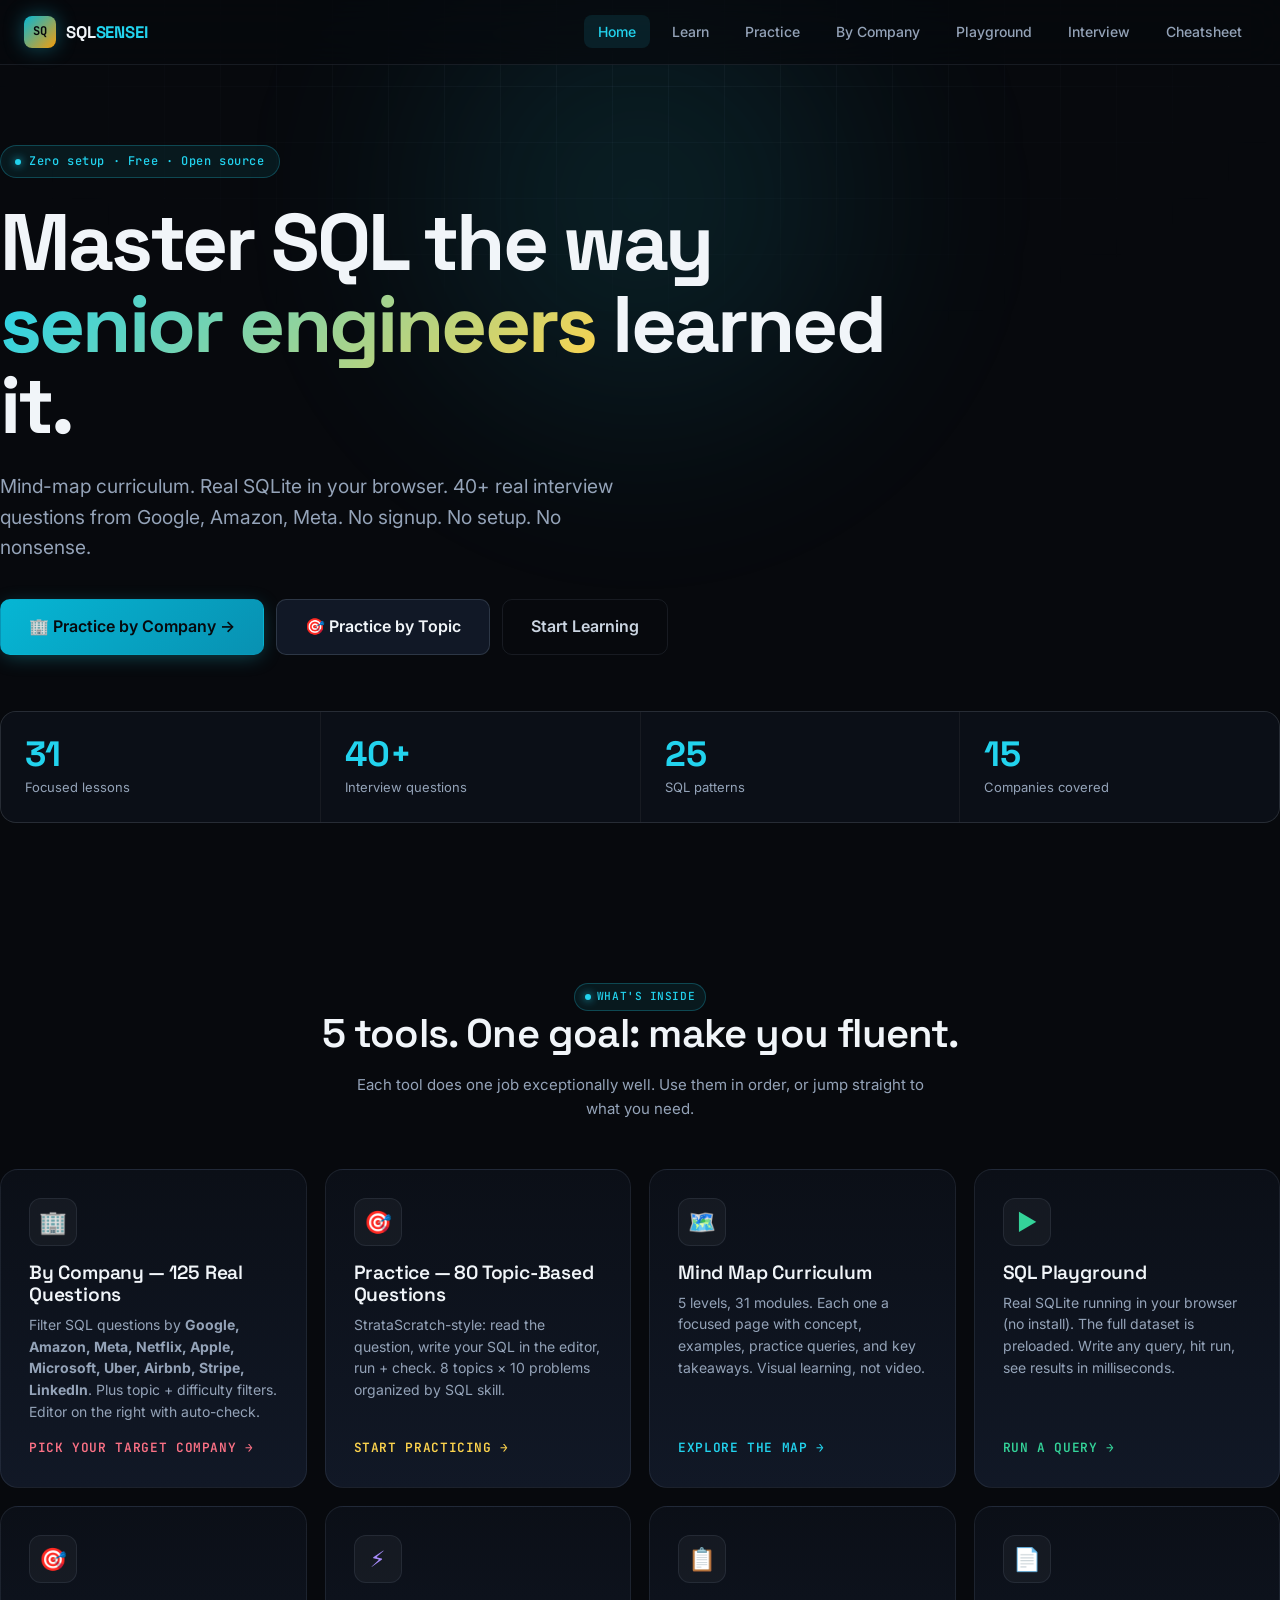
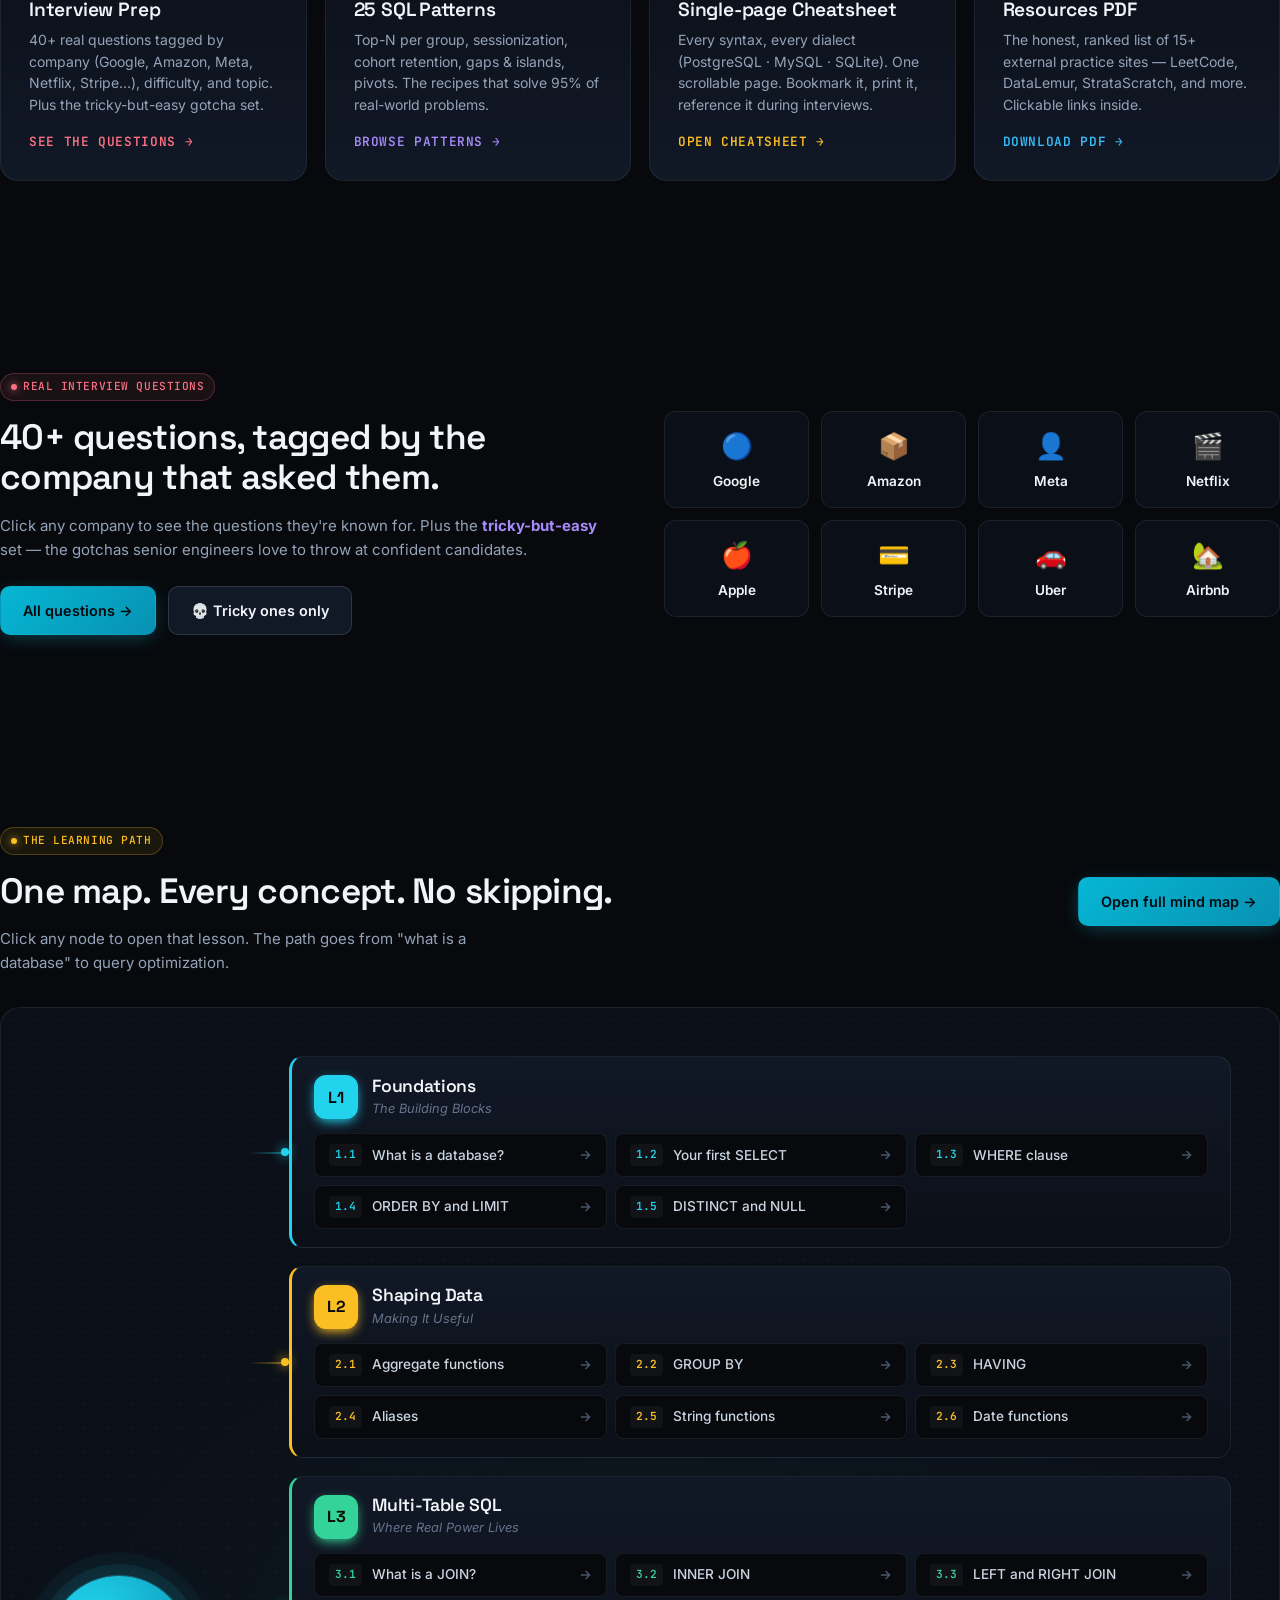
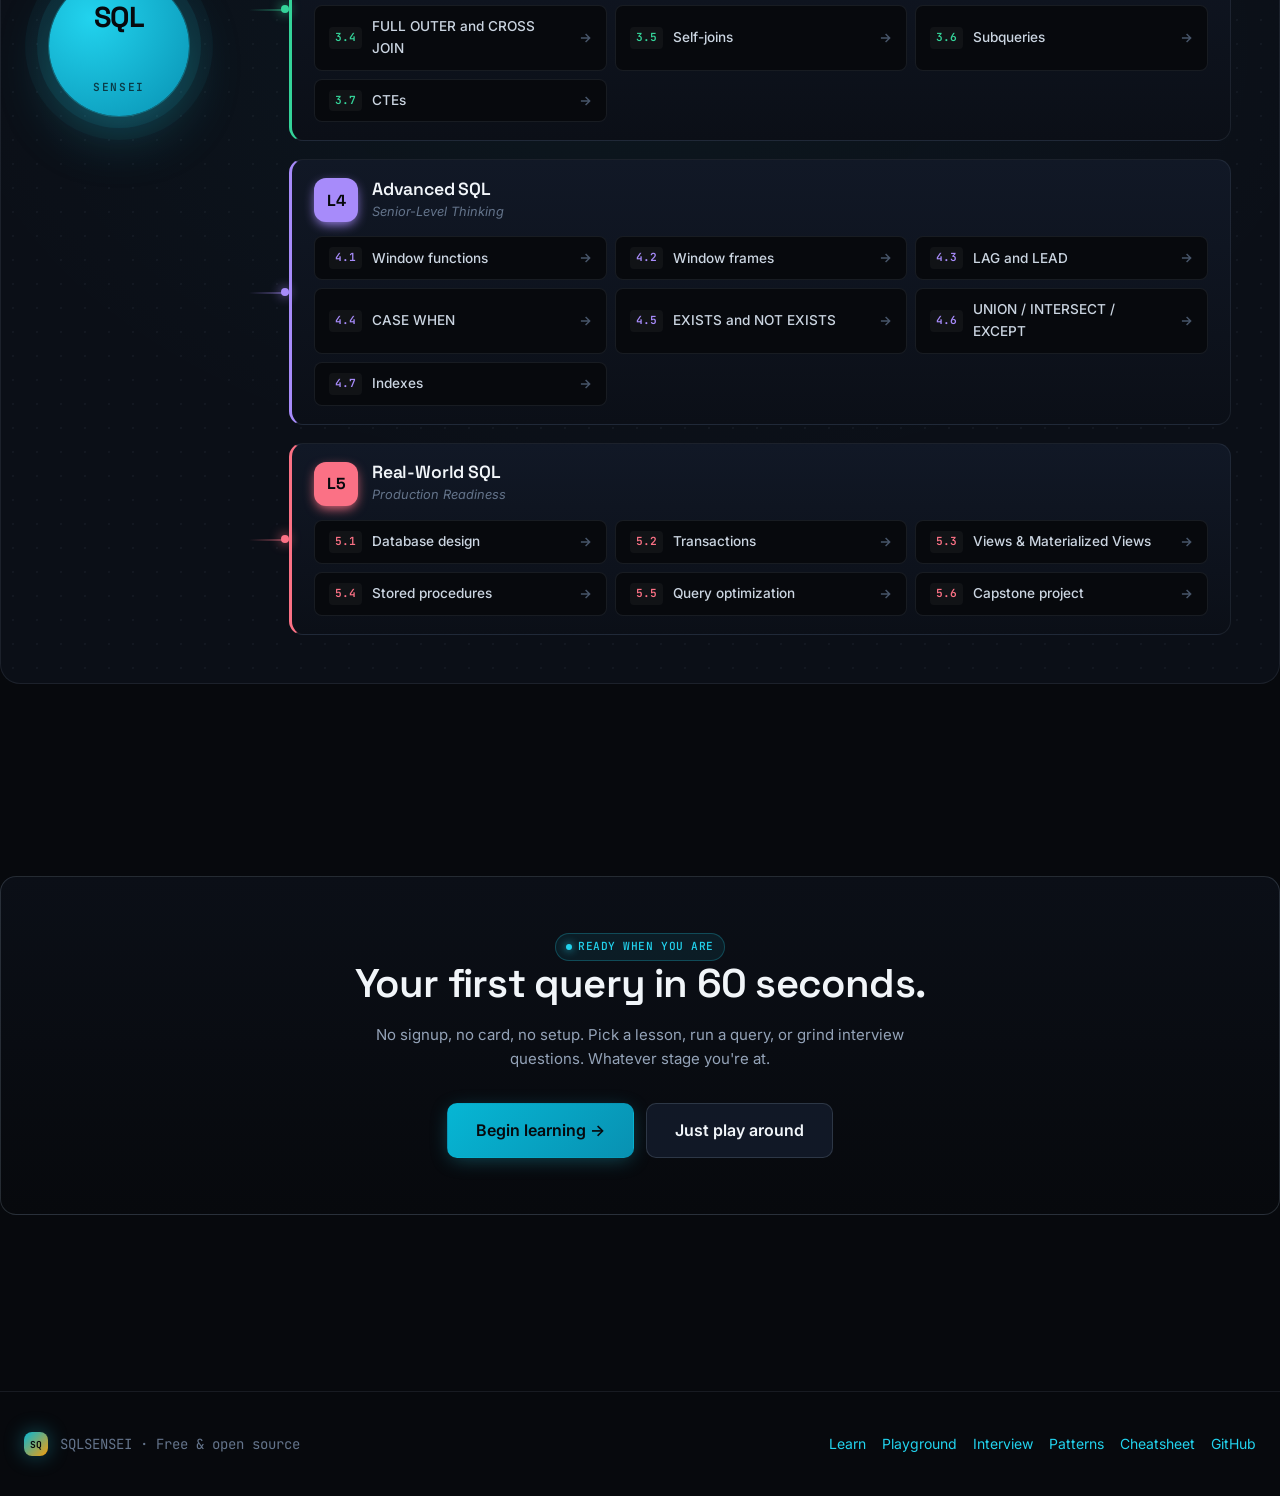
<file: index.html>
<!DOCTYPE html>
<html lang="en">
<head>
  <meta charset="UTF-8" />
  <meta name="viewport" content="width=device-width, initial-scale=1.0" />
  <title>SQLSENSEI — Master SQL, the way senior engineers learned it</title>
  <meta name="description" content="Learn SQL through a mind-map curriculum, run real queries in your browser, and grind interview questions from Google, Amazon, Meta, and Netflix. No signup, no setup." />
  <link rel="preconnect" href="https://fonts.googleapis.com" />
  <link rel="preconnect" href="https://fonts.gstatic.com" crossorigin />
  <link href="https://fonts.googleapis.com/css2?family=Inter:wght@400;500;600;700&family=Space+Grotesk:wght@500;600;700&family=JetBrains+Mono:wght@400;500;600;700&display=swap" rel="stylesheet" />
  <link rel="stylesheet" href="assets/css/styles.css" />
  <link rel="stylesheet" href="assets/css/components.css" />
  <link rel="icon" href="data:image/svg+xml,%3Csvg xmlns='http://www.w3.org/2000/svg' viewBox='0 0 100 100'%3E%3Crect width='100' height='100' rx='22' fill='%2306b6d4'/%3E%3Ctext x='50' y='66' text-anchor='middle' font-family='monospace' font-size='52' font-weight='700' fill='%23000'%3ES%3C/text%3E%3C/svg%3E" />
  <style>
    /* Tile grid for what's inside */
    .tiles { display: grid; grid-template-columns: repeat(auto-fit, minmax(260px, 1fr)); gap: 18px; }

    .tile {
      position: relative;
      background: linear-gradient(180deg, var(--bg-1) 0%, var(--bg-2) 100%);
      border: 1px solid var(--line);
      border-radius: 18px;
      padding: 28px;
      text-decoration: none;
      transition: all 0.3s var(--ease);
      overflow: hidden;
      display: flex;
      flex-direction: column;
      min-height: 220px;
    }

    .tile::after {
      content: '';
      position: absolute;
      inset: 0;
      background: radial-gradient(circle at top right, var(--tile-color, var(--cyan-400)) 0%, transparent 60%);
      opacity: 0;
      transition: opacity 0.3s var(--ease);
      pointer-events: none;
    }

    .tile:hover {
      transform: translateY(-4px);
      border-color: var(--tile-color, var(--cyan-400));
    }

    .tile:hover::after { opacity: 0.08; }

    .tile-icon {
      width: 48px;
      height: 48px;
      border-radius: 12px;
      background: rgba(255, 255, 255, 0.04);
      border: 1px solid var(--line);
      display: grid;
      place-items: center;
      font-size: 1.4rem;
      margin-bottom: 16px;
      color: var(--tile-color, var(--cyan-400));
    }

    .tile h3 {
      font-size: 1.2rem;
      font-weight: 600;
      color: var(--ink-100);
      margin-bottom: 8px;
      letter-spacing: -0.01em;
    }

    .tile p {
      color: var(--ink-300);
      font-size: 0.875rem;
      line-height: 1.55;
      flex: 1;
    }

    .tile-cta {
      margin-top: 16px;
      color: var(--tile-color, var(--cyan-400));
      font-family: var(--font-mono);
      font-size: 0.8rem;
      font-weight: 600;
      letter-spacing: 0.05em;
      text-transform: uppercase;
      display: flex;
      align-items: center;
      gap: 6px;
      transition: transform 0.2s var(--ease);
    }

    .tile:hover .tile-cta { transform: translateX(4px); }

    /* Companies showcase */
    .companies-row {
      display: grid;
      grid-template-columns: repeat(auto-fit, minmax(120px, 1fr));
      gap: 12px;
      margin-top: 20px;
    }

    .company-pill {
      padding: 14px;
      background: var(--bg-1);
      border: 1px solid var(--line);
      border-radius: 12px;
      text-align: center;
      text-decoration: none;
      transition: all 0.2s var(--ease);
    }

    .company-pill:hover {
      border-color: var(--cyan-400);
      transform: translateY(-2px);
    }

    .company-pill-emoji { font-size: 1.6rem; margin-bottom: 4px; }
    .company-pill-name { font-weight: 600; color: var(--ink-100); font-size: 0.85rem; }
  </style>
</head>
<body>

  <nav class="nav">
    <div class="nav-inner">
      <a href="index.html" class="brand">
        <span class="brand-mark">SQ</span>
        <span>SQL<span class="brand-suffix">SENSEI</span></span>
      </a>
      <ul class="nav-links">
        <li><a href="index.html" class="active">Home</a></li>
        <li><a href="mindmap.html">Learn</a></li>
        <li><a href="practice.html">Practice</a></li>
        <li><a href="company-practice.html">By Company</a></li>
        <li><a href="playground.html">Playground</a></li>
        <li><a href="interview.html">Interview</a></li>
        <li><a href="cheatsheet.html">Cheatsheet</a></li>
      </ul>
    </div>
  </nav>

  <main>

    <!-- ============================================ HERO ============================================ -->
    <section class="hero container">
      <div class="hero-eyebrow fade-in">
        <span class="badge-dot" style="color: var(--cyan-400);"></span>
        Zero setup · Free · Open source
      </div>

      <h1 class="hero-title fade-in-delay-1">
        Master SQL the way<br/>
        <span class="gradient-text">senior engineers</span> learned it.
      </h1>

      <p class="hero-subtitle fade-in-delay-2">
        Mind-map curriculum. Real SQLite in your browser. 40+ real interview questions from Google, Amazon, Meta.
        No signup. No setup. No nonsense.
      </p>

      <div class="hero-actions fade-in-delay-3">
        <a href="company-practice.html" class="btn btn-primary btn-lg">
          🏢 Practice by Company →
        </a>
        <a href="practice.html" class="btn btn-secondary btn-lg">
          🎯 Practice by Topic
        </a>
        <a href="mindmap.html" class="btn btn-ghost btn-lg">
          Start Learning
        </a>
      </div>

      <div class="hero-stats fade-in-delay-3">
        <div class="hero-stat">
          <div class="hero-stat-value">31</div>
          <div class="hero-stat-label">Focused lessons</div>
        </div>
        <div class="hero-stat">
          <div class="hero-stat-value">40+</div>
          <div class="hero-stat-label">Interview questions</div>
        </div>
        <div class="hero-stat">
          <div class="hero-stat-value">25</div>
          <div class="hero-stat-label">SQL patterns</div>
        </div>
        <div class="hero-stat">
          <div class="hero-stat-value">15</div>
          <div class="hero-stat-label">Companies covered</div>
        </div>
      </div>
    </section>

    <!-- ============================================ WHAT'S INSIDE ============================================ -->
    <section class="container section">
      <div class="text-center mb-12">
        <div class="badge badge-cyan mb-4" style="margin: 0 auto;">
          <span class="badge-dot"></span>
          What's inside
        </div>
        <h2 style="font-size: clamp(1.8rem, 4vw, 2.5rem);">5 tools. One goal: make you fluent.</h2>
        <p class="text-ink-300 mt-4" style="max-width: 600px; margin: 16px auto 0;">
          Each tool does one job exceptionally well. Use them in order, or jump straight to what you need.
        </p>
      </div>

      <div class="tiles">
        <a href="company-practice.html" class="tile" style="--tile-color: #fb7185;">
          <div class="tile-icon">🏢</div>
          <h3>By Company — 125 Real Questions</h3>
          <p>Filter SQL questions by <strong>Google, Amazon, Meta, Netflix, Apple, Microsoft, Uber, Airbnb, Stripe, LinkedIn</strong>. Plus topic + difficulty filters. Editor on the right with auto-check.</p>
          <div class="tile-cta">Pick your target company →</div>
        </a>

        <a href="practice.html" class="tile" style="--tile-color: #fcd34d;">
          <div class="tile-icon">🎯</div>
          <h3>Practice — 80 Topic-Based Questions</h3>
          <p>StrataScratch-style: read the question, write your SQL in the editor, run + check. 8 topics × 10 problems organized by SQL skill.</p>
          <div class="tile-cta">Start practicing →</div>
        </a>

        <a href="mindmap.html" class="tile" style="--tile-color: #22d3ee;">
          <div class="tile-icon">🗺️</div>
          <h3>Mind Map Curriculum</h3>
          <p>5 levels, 31 modules. Each one a focused page with concept, examples, practice queries, and key takeaways. Visual learning, not video.</p>
          <div class="tile-cta">Explore the map →</div>
        </a>

        <a href="playground.html" class="tile" style="--tile-color: #34d399;">
          <div class="tile-icon">▶</div>
          <h3>SQL Playground</h3>
          <p>Real SQLite running in your browser (no install). The full dataset is preloaded. Write any query, hit run, see results in milliseconds.</p>
          <div class="tile-cta">Run a query →</div>
        </a>

        <a href="interview.html" class="tile" style="--tile-color: #fb7185;">
          <div class="tile-icon">🎯</div>
          <h3>Interview Prep</h3>
          <p>40+ real questions tagged by company (Google, Amazon, Meta, Netflix, Stripe...), difficulty, and topic. Plus the tricky-but-easy gotcha set.</p>
          <div class="tile-cta">See the questions →</div>
        </a>

        <a href="patterns.html" class="tile" style="--tile-color: #a78bfa;">
          <div class="tile-icon">⚡</div>
          <h3>25 SQL Patterns</h3>
          <p>Top-N per group, sessionization, cohort retention, gaps &amp; islands, pivots. The recipes that solve 95% of real-world problems.</p>
          <div class="tile-cta">Browse patterns →</div>
        </a>

        <a href="cheatsheet.html" class="tile" style="--tile-color: #fbbf24;">
          <div class="tile-icon">📋</div>
          <h3>Single-page Cheatsheet</h3>
          <p>Every syntax, every dialect (PostgreSQL · MySQL · SQLite). One scrollable page. Bookmark it, print it, reference it during interviews.</p>
          <div class="tile-cta">Open cheatsheet →</div>
        </a>

        <a href="SQL-Practice-Resources.pdf" class="tile" style="--tile-color: #38bdf8;">
          <div class="tile-icon">📄</div>
          <h3>Resources PDF</h3>
          <p>The honest, ranked list of 15+ external practice sites — LeetCode, DataLemur, StrataScratch, and more. Clickable links inside.</p>
          <div class="tile-cta">Download PDF →</div>
        </a>
      </div>
    </section>

    <!-- ============================================ INTERVIEW COMPANIES ============================================ -->
    <section class="container section">
      <div class="grid" style="grid-template-columns: 1fr 1fr; gap: 48px; align-items: center;">
        <div>
          <div class="badge badge-rose mb-4">
            <span class="badge-dot"></span>
            Real interview questions
          </div>
          <h2 style="font-size: clamp(1.6rem, 3vw, 2.2rem); letter-spacing: -0.02em;">
            40+ questions, tagged by the company that asked them.
          </h2>
          <p class="text-ink-300 mt-4 mb-6">
            Click any company to see the questions they're known for. Plus the
            <strong style="color: var(--violet-400);">tricky-but-easy</strong> set —
            the gotchas senior engineers love to throw at confident candidates.
          </p>
          <div class="flex gap-3" style="flex-wrap: wrap;">
            <a href="interview.html" class="btn btn-primary">All questions →</a>
            <a href="interview.html?tricky=1" class="btn btn-secondary">💀 Tricky ones only</a>
          </div>
        </div>
        <div class="companies-row">
          <a href="interview.html?company=google" class="company-pill">
            <div class="company-pill-emoji">🔵</div>
            <div class="company-pill-name">Google</div>
          </a>
          <a href="interview.html?company=amazon" class="company-pill">
            <div class="company-pill-emoji">📦</div>
            <div class="company-pill-name">Amazon</div>
          </a>
          <a href="interview.html?company=meta" class="company-pill">
            <div class="company-pill-emoji">👤</div>
            <div class="company-pill-name">Meta</div>
          </a>
          <a href="interview.html?company=netflix" class="company-pill">
            <div class="company-pill-emoji">🎬</div>
            <div class="company-pill-name">Netflix</div>
          </a>
          <a href="interview.html?company=apple" class="company-pill">
            <div class="company-pill-emoji">🍎</div>
            <div class="company-pill-name">Apple</div>
          </a>
          <a href="interview.html?company=stripe" class="company-pill">
            <div class="company-pill-emoji">💳</div>
            <div class="company-pill-name">Stripe</div>
          </a>
          <a href="interview.html?company=uber" class="company-pill">
            <div class="company-pill-emoji">🚗</div>
            <div class="company-pill-name">Uber</div>
          </a>
          <a href="interview.html?company=airbnb" class="company-pill">
            <div class="company-pill-emoji">🏡</div>
            <div class="company-pill-name">Airbnb</div>
          </a>
        </div>
      </div>
    </section>

    <!-- ============================================ MIND MAP TEASER ============================================ -->
    <section class="container section">
      <div class="flex items-center justify-between mb-8" style="flex-wrap: wrap; gap: 16px;">
        <div>
          <div class="badge badge-amber mb-4">
            <span class="badge-dot"></span>
            The learning path
          </div>
          <h2 style="font-size: clamp(1.6rem, 3vw, 2.2rem); letter-spacing: -0.02em;">
            One map. Every concept. No skipping.
          </h2>
          <p class="text-ink-300 mt-4" style="max-width: 540px;">
            Click any node to open that lesson. The path goes from "what is a database" to query optimization.
          </p>
        </div>
        <a href="mindmap.html" class="btn btn-primary">Open full mind map →</a>
      </div>

      <div class="mindmap-wrap" id="mindmap-preview"></div>
    </section>

    <!-- ============================================ FINAL CTA ============================================ -->
    <section class="container section">
      <div class="card text-center" style="padding: 56px 32px; background: linear-gradient(180deg, var(--bg-1), var(--bg-0)); border-color: var(--line-strong);">
        <div class="badge badge-cyan mb-4" style="margin: 0 auto;">
          <span class="badge-dot"></span>
          Ready when you are
        </div>
        <h2 class="mb-4" style="font-size: clamp(1.8rem, 4vw, 2.5rem); letter-spacing: -0.02em;">Your first query in 60 seconds.</h2>
        <p class="text-ink-300 mb-8" style="max-width: 540px; margin: 0 auto 32px;">
          No signup, no card, no setup. Pick a lesson, run a query, or grind interview questions. Whatever stage you're at.
        </p>
        <div class="flex gap-3 justify-center" style="flex-wrap: wrap;">
          <a href="mindmap.html" class="btn btn-primary btn-lg">Begin learning →</a>
          <a href="playground.html" class="btn btn-secondary btn-lg">Just play around</a>
        </div>
      </div>
    </section>

  </main>

  <footer class="footer">
    <div class="container footer-inner">
      <div class="flex items-center gap-3">
        <span class="brand-mark" style="width: 24px; height: 24px; font-size: 0.6rem;">SQ</span>
        <span class="mono text-sm">SQLSENSEI · Free &amp; open source</span>
      </div>
      <div class="flex gap-4 text-sm">
        <a href="mindmap.html">Learn</a>
        <a href="playground.html">Playground</a>
        <a href="interview.html">Interview</a>
        <a href="patterns.html">Patterns</a>
        <a href="cheatsheet.html">Cheatsheet</a>
        <a href="https://github.com/Mani5266/sql">GitHub</a>
      </div>
    </div>
  </footer>

  <div class="toast-stack" id="toastStack"></div>

  <script src="assets/js/data/curriculum.js"></script>
  <script src="assets/js/app.js"></script>
  <script src="assets/js/mindmap.js"></script>
  <script>
    document.addEventListener('DOMContentLoaded', () => {
      renderMindMap('mindmap-preview');
    });
  </script>
</body>
</html>
</file>
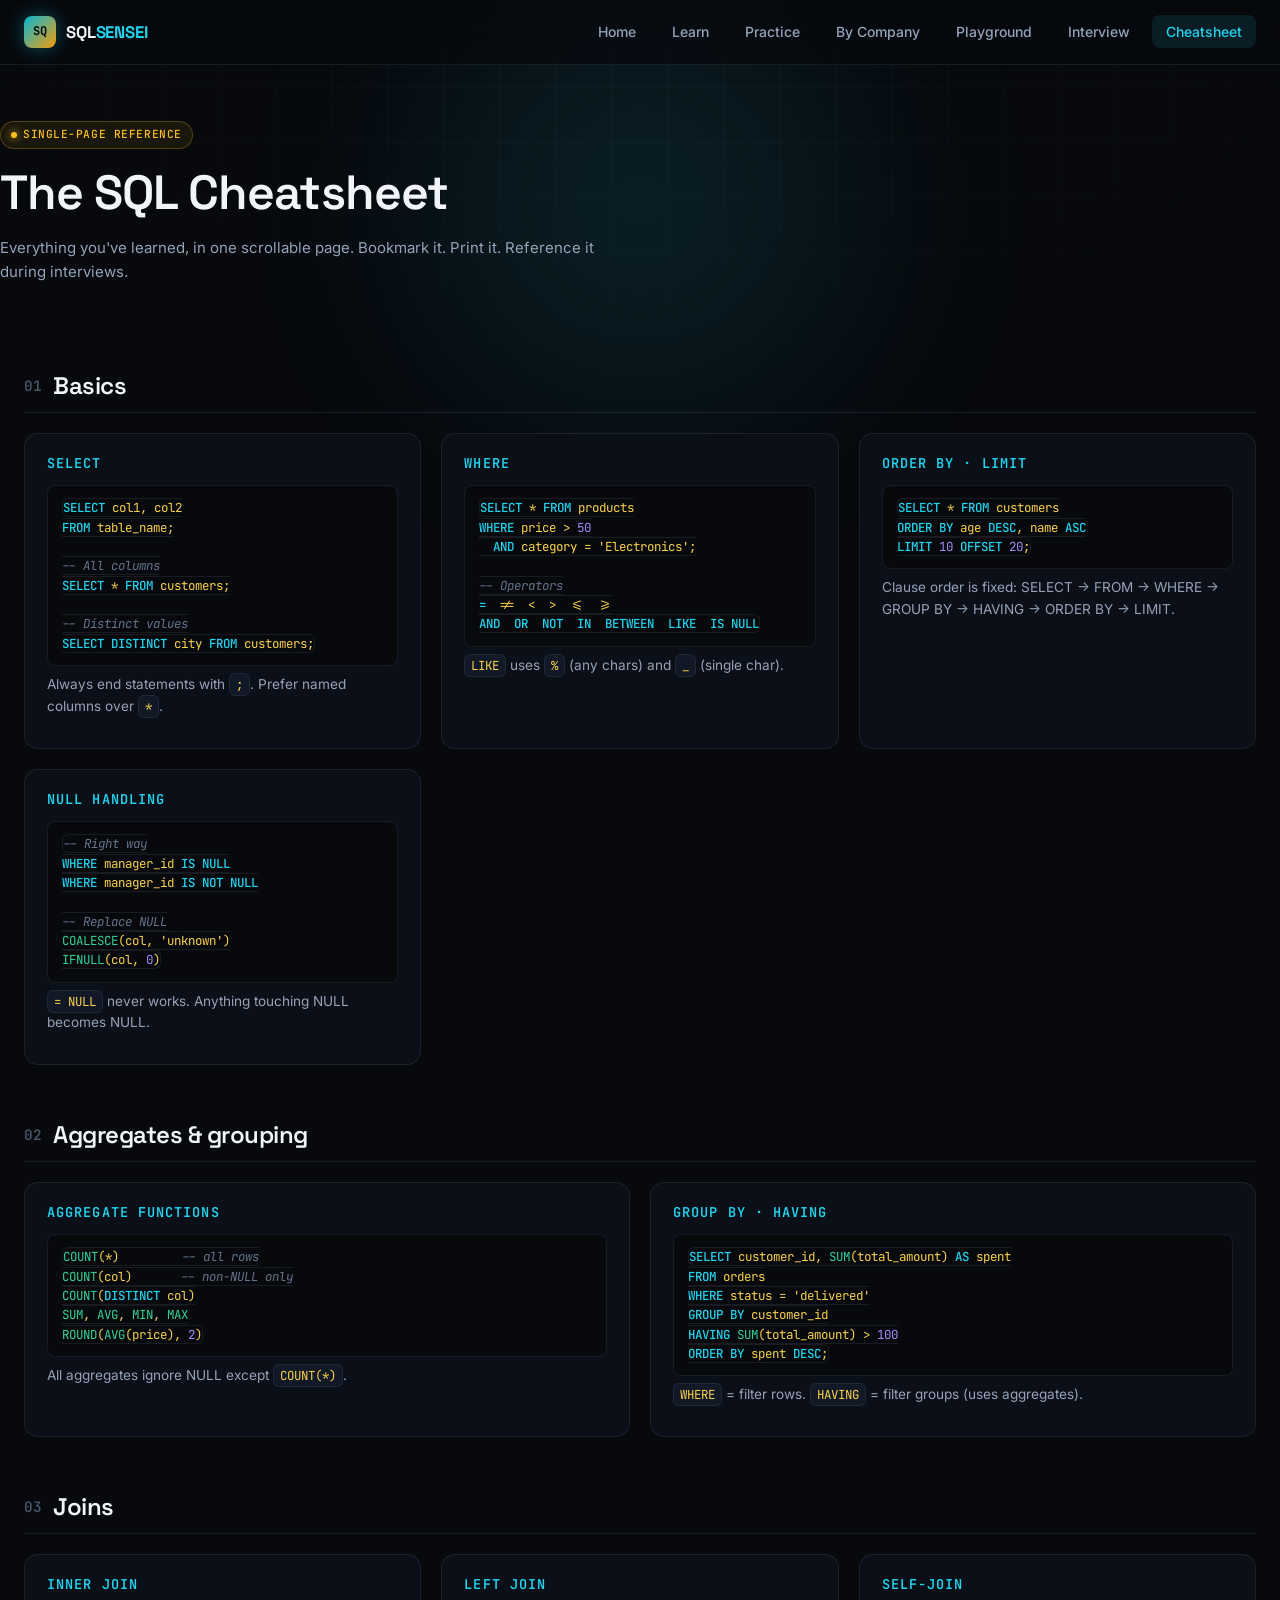
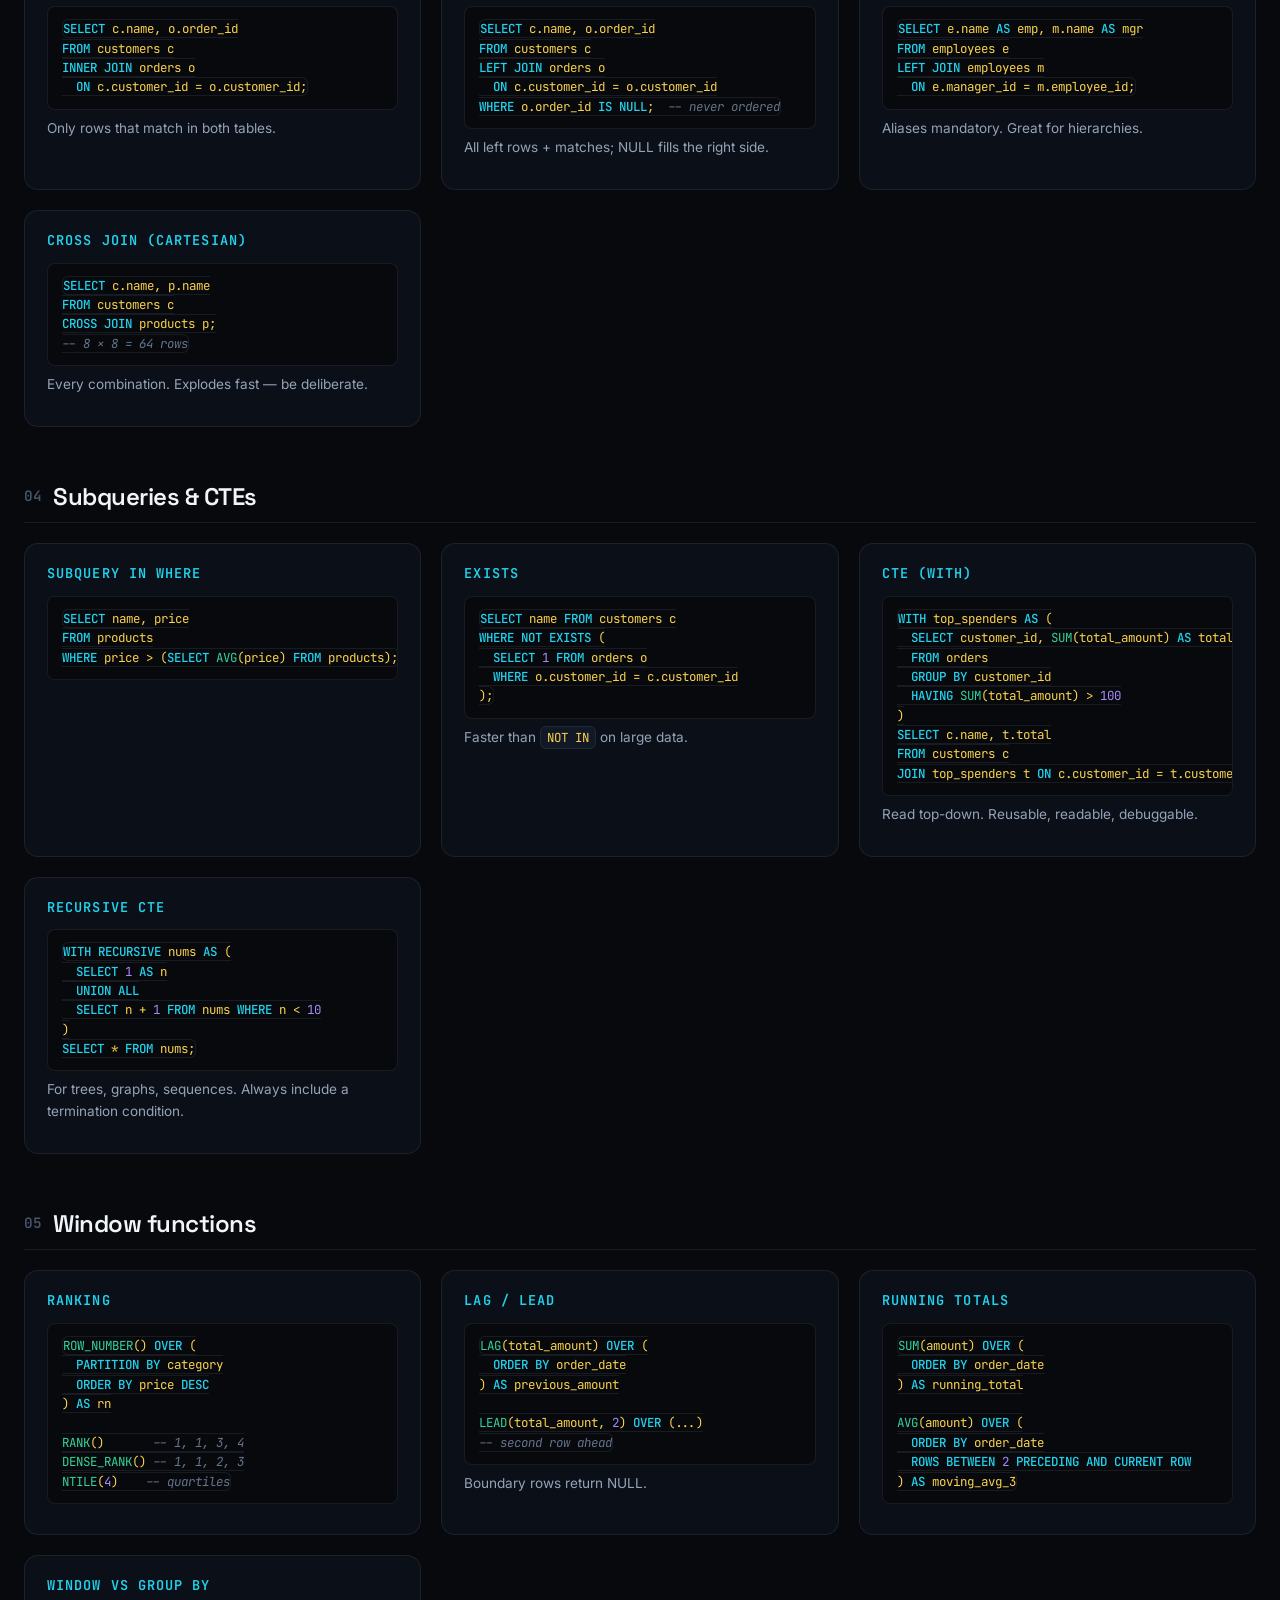
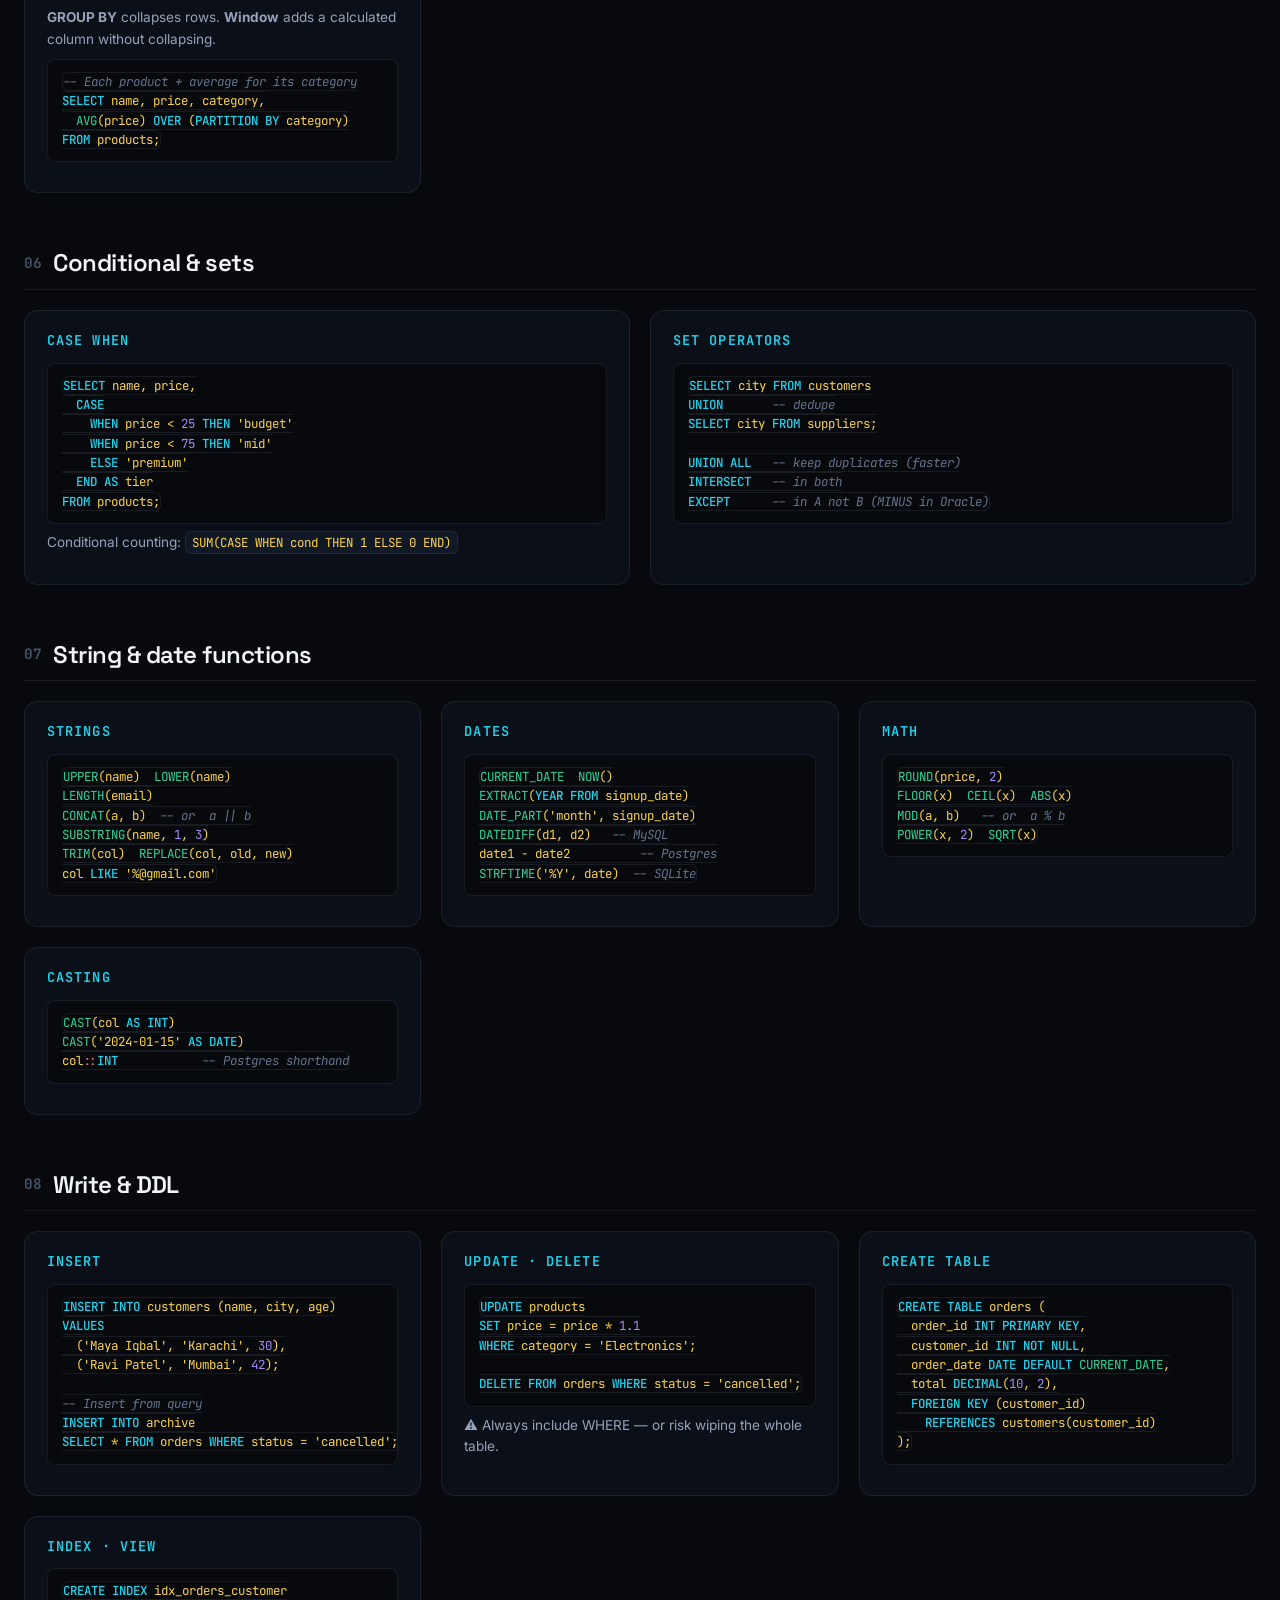
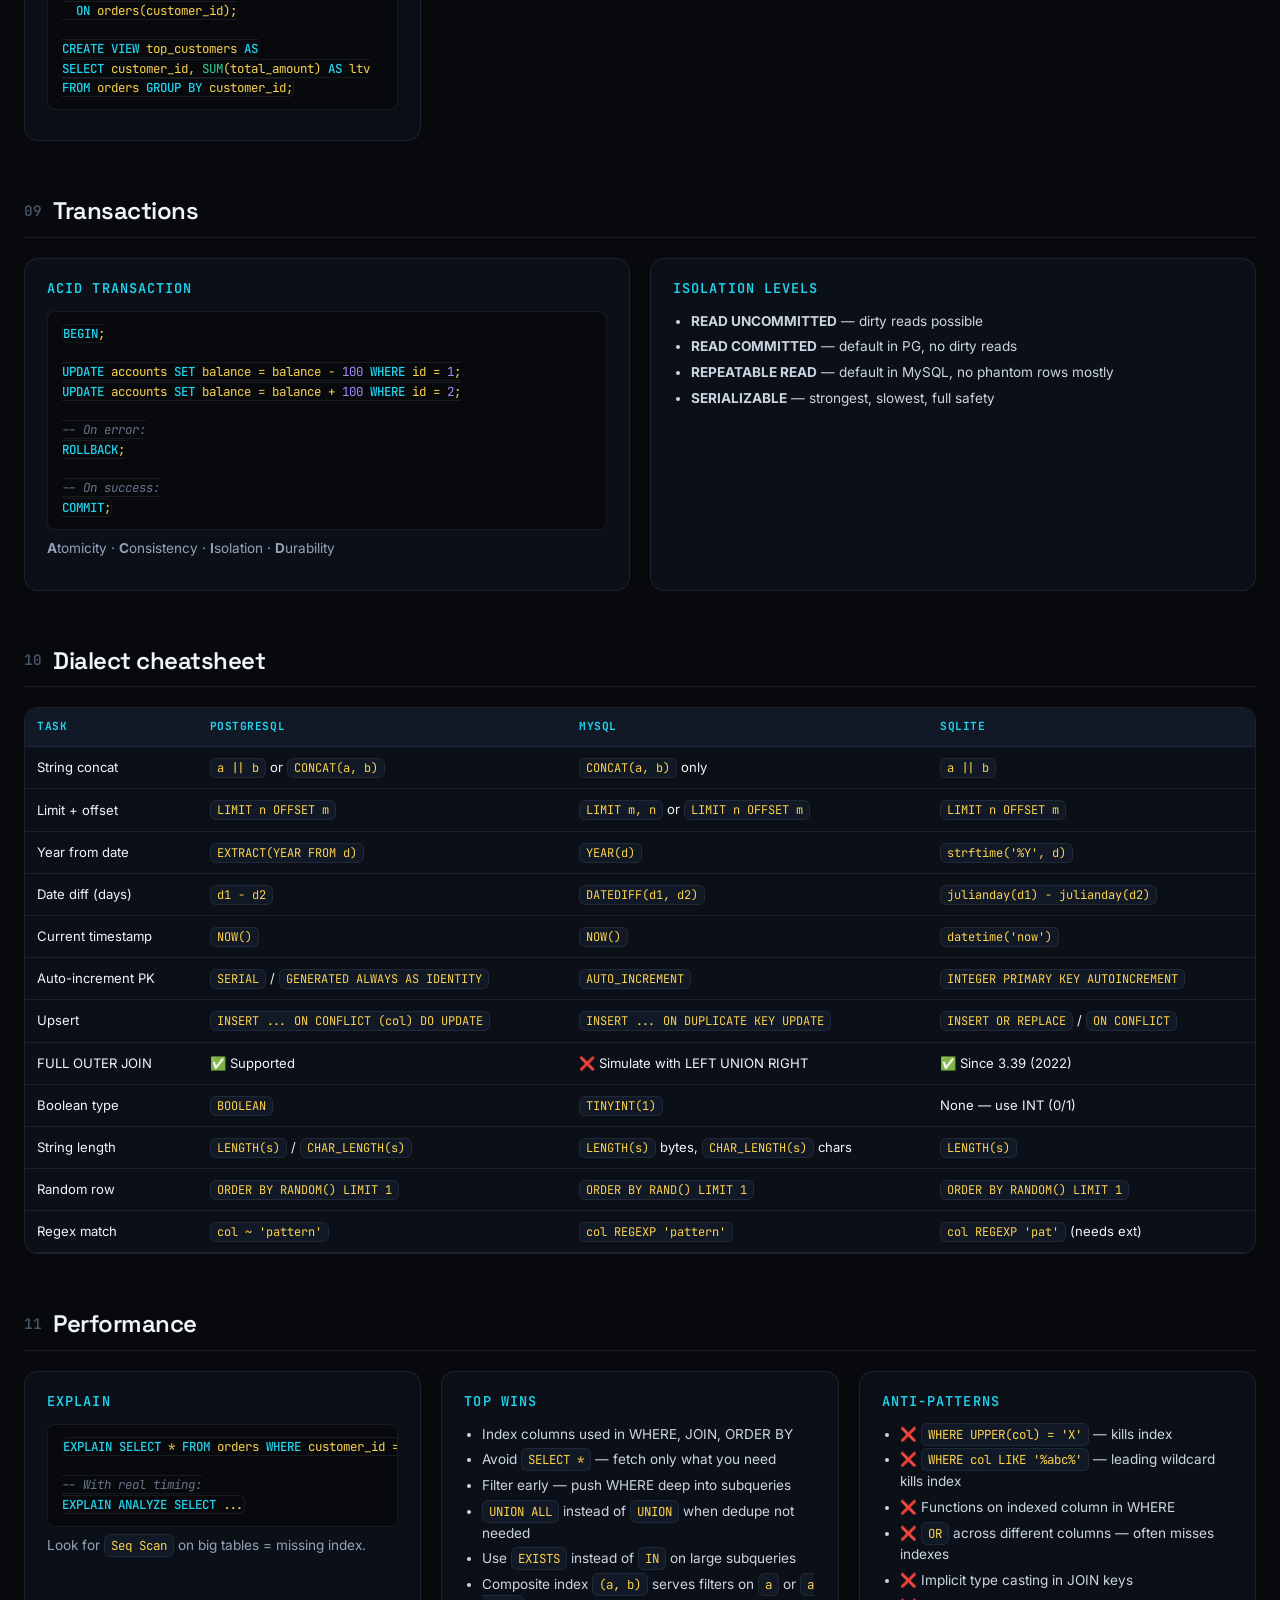
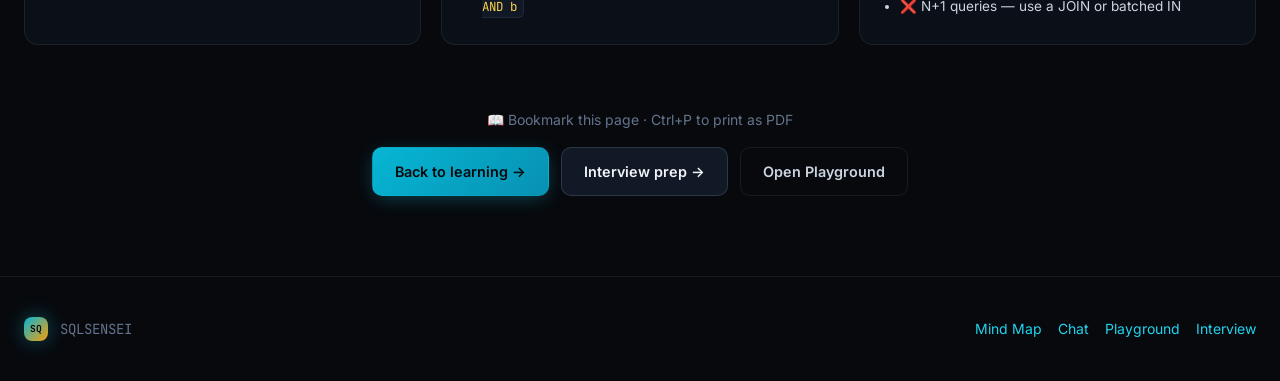
<file: cheatsheet.html>
<!DOCTYPE html>
<html lang="en">
<head>
  <meta charset="UTF-8" />
  <meta name="viewport" content="width=device-width, initial-scale=1.0" />
  <title>SQL Cheatsheet · SQLSENSEI</title>
  <link rel="preconnect" href="https://fonts.googleapis.com" />
  <link rel="preconnect" href="https://fonts.gstatic.com" crossorigin />
  <link href="https://fonts.googleapis.com/css2?family=Inter:wght@400;500;600;700&family=Space+Grotesk:wght@500;600;700&family=JetBrains+Mono:wght@400;500;600;700&display=swap" rel="stylesheet" />
  <link rel="stylesheet" href="assets/css/styles.css" />
  <link rel="stylesheet" href="assets/css/components.css" />
  <link rel="icon" href="data:image/svg+xml,%3Csvg xmlns='http://www.w3.org/2000/svg' viewBox='0 0 100 100'%3E%3Crect width='100' height='100' rx='22' fill='%2306b6d4'/%3E%3Ctext x='50' y='66' text-anchor='middle' font-family='monospace' font-size='52' font-weight='700' fill='%23000'%3ES%3C/text%3E%3C/svg%3E" />
  <style>
    .cs-grid { display: grid; grid-template-columns: repeat(auto-fit, minmax(380px, 1fr)); gap: 20px; }
    .cs-card { background: var(--bg-1); border: 1px solid var(--line); border-radius: 14px; padding: 22px; }
    .cs-card h3 { font-size: 0.85rem; text-transform: uppercase; letter-spacing: 0.08em; color: var(--cyan-400); font-family: var(--font-mono); margin-bottom: 14px; }
    .cs-card pre { font-size: 0.78rem; line-height: 1.55; padding: 12px 14px; border-radius: 8px; margin: 8px 0; }
    .cs-card p { font-size: 0.85rem; color: var(--ink-300); margin: 8px 0; }
    .cs-card ul { padding-left: 18px; font-size: 0.85rem; color: var(--ink-200); }
    .cs-card ul li { margin-bottom: 4px; }
    .cs-card code { font-size: 0.78rem; }
    .dialect-table { width: 100%; border-collapse: collapse; font-size: 0.82rem; }
    .dialect-table th, .dialect-table td { padding: 10px 12px; text-align: left; border-bottom: 1px solid var(--line); }
    .dialect-table th { color: var(--cyan-400); font-family: var(--font-mono); font-size: 0.7rem; text-transform: uppercase; letter-spacing: 0.05em; background: var(--bg-2); }
    .dialect-table code { font-size: 0.75rem; padding: 1px 6px; }
    .cs-section-title { font-size: 1.5rem; margin: 56px 0 20px; padding-bottom: 12px; border-bottom: 1px solid var(--line); display: flex; align-items: center; gap: 12px; }
    .cs-section-title .num { font-family: var(--font-mono); font-size: 0.9rem; color: var(--ink-500); }
  </style>
</head>
<body>

  <nav class="nav">
    <div class="nav-inner">
      <a href="index.html" class="brand">
        <span class="brand-mark">SQ</span>
        <span>SQL<span class="brand-suffix">SENSEI</span></span>
      </a>
      <ul class="nav-links">
        <li><a href="index.html">Home</a></li>
        <li><a href="mindmap.html">Learn</a></li>
        <li><a href="practice.html">Practice</a></li>
        <li><a href="company-practice.html">By Company</a></li>
        <li><a href="playground.html">Playground</a></li>
        <li><a href="interview.html">Interview</a></li>
        <li><a href="cheatsheet.html" class="active">Cheatsheet</a></li>
      </ul>
    </div>
  </nav>

  <main>
    <section class="container" style="padding: 56px 0 32px;">
      <div class="badge badge-amber mb-4"><span class="badge-dot"></span>Single-page reference</div>
      <h1 style="font-size: clamp(2rem, 4vw, 3rem);">The SQL Cheatsheet</h1>
      <p class="text-ink-300 mt-4" style="max-width: 640px;">Everything you've learned, in one scrollable page. Bookmark it. Print it. Reference it during interviews.</p>
    </section>

    <section class="container">

      <!-- ============================= -->
      <h2 class="cs-section-title"><span class="num">01</span> Basics</h2>
      <div class="cs-grid">
        <div class="cs-card">
          <h3>SELECT</h3>
          <pre><code><span class="sql-keyword">SELECT</span> col1, col2
<span class="sql-keyword">FROM</span> table_name;

<span class="sql-comment">-- All columns</span>
<span class="sql-keyword">SELECT</span> * <span class="sql-keyword">FROM</span> customers;

<span class="sql-comment">-- Distinct values</span>
<span class="sql-keyword">SELECT DISTINCT</span> city <span class="sql-keyword">FROM</span> customers;</code></pre>
          <p>Always end statements with <code>;</code>. Prefer named columns over <code>*</code>.</p>
        </div>

        <div class="cs-card">
          <h3>WHERE</h3>
          <pre><code><span class="sql-keyword">SELECT</span> * <span class="sql-keyword">FROM</span> products
<span class="sql-keyword">WHERE</span> price &gt; <span class="sql-number">50</span>
  <span class="sql-keyword">AND</span> category = <span class="sql-string">'Electronics'</span>;

<span class="sql-comment">-- Operators</span>
<span class="sql-keyword">=</span>  !=  &lt;  &gt;  &lt;=  &gt;=
<span class="sql-keyword">AND  OR  NOT  IN  BETWEEN  LIKE  IS NULL</span></code></pre>
          <p><code>LIKE</code> uses <code>%</code> (any chars) and <code>_</code> (single char).</p>
        </div>

        <div class="cs-card">
          <h3>ORDER BY · LIMIT</h3>
          <pre><code><span class="sql-keyword">SELECT</span> * <span class="sql-keyword">FROM</span> customers
<span class="sql-keyword">ORDER BY</span> age <span class="sql-keyword">DESC</span>, name <span class="sql-keyword">ASC</span>
<span class="sql-keyword">LIMIT</span> <span class="sql-number">10</span> <span class="sql-keyword">OFFSET</span> <span class="sql-number">20</span>;</code></pre>
          <p>Clause order is fixed: SELECT → FROM → WHERE → GROUP BY → HAVING → ORDER BY → LIMIT.</p>
        </div>

        <div class="cs-card">
          <h3>NULL handling</h3>
          <pre><code><span class="sql-comment">-- Right way</span>
<span class="sql-keyword">WHERE</span> manager_id <span class="sql-keyword">IS NULL</span>
<span class="sql-keyword">WHERE</span> manager_id <span class="sql-keyword">IS NOT NULL</span>

<span class="sql-comment">-- Replace NULL</span>
<span class="sql-fn">COALESCE</span>(col, <span class="sql-string">'unknown'</span>)
<span class="sql-fn">IFNULL</span>(col, <span class="sql-number">0</span>)</code></pre>
          <p><code>= NULL</code> never works. Anything touching NULL becomes NULL.</p>
        </div>
      </div>

      <!-- ============================= -->
      <h2 class="cs-section-title"><span class="num">02</span> Aggregates &amp; grouping</h2>
      <div class="cs-grid">
        <div class="cs-card">
          <h3>Aggregate functions</h3>
          <pre><code><span class="sql-fn">COUNT</span>(*)         <span class="sql-comment">-- all rows</span>
<span class="sql-fn">COUNT</span>(col)       <span class="sql-comment">-- non-NULL only</span>
<span class="sql-fn">COUNT</span>(<span class="sql-keyword">DISTINCT</span> col)
<span class="sql-fn">SUM</span>, <span class="sql-fn">AVG</span>, <span class="sql-fn">MIN</span>, <span class="sql-fn">MAX</span>
<span class="sql-fn">ROUND</span>(<span class="sql-fn">AVG</span>(price), <span class="sql-number">2</span>)</code></pre>
          <p>All aggregates ignore NULL except <code>COUNT(*)</code>.</p>
        </div>

        <div class="cs-card">
          <h3>GROUP BY · HAVING</h3>
          <pre><code><span class="sql-keyword">SELECT</span> customer_id, <span class="sql-fn">SUM</span>(total_amount) <span class="sql-keyword">AS</span> spent
<span class="sql-keyword">FROM</span> orders
<span class="sql-keyword">WHERE</span> status = <span class="sql-string">'delivered'</span>
<span class="sql-keyword">GROUP BY</span> customer_id
<span class="sql-keyword">HAVING</span> <span class="sql-fn">SUM</span>(total_amount) &gt; <span class="sql-number">100</span>
<span class="sql-keyword">ORDER BY</span> spent <span class="sql-keyword">DESC</span>;</code></pre>
          <p><code>WHERE</code> = filter rows. <code>HAVING</code> = filter groups (uses aggregates).</p>
        </div>
      </div>

      <!-- ============================= -->
      <h2 class="cs-section-title"><span class="num">03</span> Joins</h2>
      <div class="cs-grid">
        <div class="cs-card">
          <h3>INNER JOIN</h3>
          <pre><code><span class="sql-keyword">SELECT</span> c.name, o.order_id
<span class="sql-keyword">FROM</span> customers c
<span class="sql-keyword">INNER JOIN</span> orders o
  <span class="sql-keyword">ON</span> c.customer_id = o.customer_id;</code></pre>
          <p>Only rows that match in both tables.</p>
        </div>

        <div class="cs-card">
          <h3>LEFT JOIN</h3>
          <pre><code><span class="sql-keyword">SELECT</span> c.name, o.order_id
<span class="sql-keyword">FROM</span> customers c
<span class="sql-keyword">LEFT JOIN</span> orders o
  <span class="sql-keyword">ON</span> c.customer_id = o.customer_id
<span class="sql-keyword">WHERE</span> o.order_id <span class="sql-keyword">IS NULL</span>;  <span class="sql-comment">-- never ordered</span></code></pre>
          <p>All left rows + matches; NULL fills the right side.</p>
        </div>

        <div class="cs-card">
          <h3>Self-join</h3>
          <pre><code><span class="sql-keyword">SELECT</span> e.name <span class="sql-keyword">AS</span> emp, m.name <span class="sql-keyword">AS</span> mgr
<span class="sql-keyword">FROM</span> employees e
<span class="sql-keyword">LEFT JOIN</span> employees m
  <span class="sql-keyword">ON</span> e.manager_id = m.employee_id;</code></pre>
          <p>Aliases mandatory. Great for hierarchies.</p>
        </div>

        <div class="cs-card">
          <h3>CROSS JOIN (Cartesian)</h3>
          <pre><code><span class="sql-keyword">SELECT</span> c.name, p.name
<span class="sql-keyword">FROM</span> customers c
<span class="sql-keyword">CROSS JOIN</span> products p;
<span class="sql-comment">-- 8 × 8 = 64 rows</span></code></pre>
          <p>Every combination. Explodes fast — be deliberate.</p>
        </div>
      </div>

      <!-- ============================= -->
      <h2 class="cs-section-title"><span class="num">04</span> Subqueries &amp; CTEs</h2>
      <div class="cs-grid">
        <div class="cs-card">
          <h3>Subquery in WHERE</h3>
          <pre><code><span class="sql-keyword">SELECT</span> name, price
<span class="sql-keyword">FROM</span> products
<span class="sql-keyword">WHERE</span> price &gt; (<span class="sql-keyword">SELECT</span> <span class="sql-fn">AVG</span>(price) <span class="sql-keyword">FROM</span> products);</code></pre>
        </div>

        <div class="cs-card">
          <h3>EXISTS</h3>
          <pre><code><span class="sql-keyword">SELECT</span> name <span class="sql-keyword">FROM</span> customers c
<span class="sql-keyword">WHERE NOT EXISTS</span> (
  <span class="sql-keyword">SELECT</span> <span class="sql-number">1</span> <span class="sql-keyword">FROM</span> orders o
  <span class="sql-keyword">WHERE</span> o.customer_id = c.customer_id
);</code></pre>
          <p>Faster than <code>NOT IN</code> on large data.</p>
        </div>

        <div class="cs-card">
          <h3>CTE (WITH)</h3>
          <pre><code><span class="sql-keyword">WITH</span> top_spenders <span class="sql-keyword">AS</span> (
  <span class="sql-keyword">SELECT</span> customer_id, <span class="sql-fn">SUM</span>(total_amount) <span class="sql-keyword">AS</span> total
  <span class="sql-keyword">FROM</span> orders
  <span class="sql-keyword">GROUP BY</span> customer_id
  <span class="sql-keyword">HAVING</span> <span class="sql-fn">SUM</span>(total_amount) &gt; <span class="sql-number">100</span>
)
<span class="sql-keyword">SELECT</span> c.name, t.total
<span class="sql-keyword">FROM</span> customers c
<span class="sql-keyword">JOIN</span> top_spenders t <span class="sql-keyword">ON</span> c.customer_id = t.customer_id;</code></pre>
          <p>Read top-down. Reusable, readable, debuggable.</p>
        </div>

        <div class="cs-card">
          <h3>Recursive CTE</h3>
          <pre><code><span class="sql-keyword">WITH RECURSIVE</span> nums <span class="sql-keyword">AS</span> (
  <span class="sql-keyword">SELECT</span> <span class="sql-number">1</span> <span class="sql-keyword">AS</span> n
  <span class="sql-keyword">UNION ALL</span>
  <span class="sql-keyword">SELECT</span> n + <span class="sql-number">1</span> <span class="sql-keyword">FROM</span> nums <span class="sql-keyword">WHERE</span> n &lt; <span class="sql-number">10</span>
)
<span class="sql-keyword">SELECT</span> * <span class="sql-keyword">FROM</span> nums;</code></pre>
          <p>For trees, graphs, sequences. Always include a termination condition.</p>
        </div>
      </div>

      <!-- ============================= -->
      <h2 class="cs-section-title"><span class="num">05</span> Window functions</h2>
      <div class="cs-grid">
        <div class="cs-card">
          <h3>Ranking</h3>
          <pre><code><span class="sql-fn">ROW_NUMBER</span>() <span class="sql-keyword">OVER</span> (
  <span class="sql-keyword">PARTITION BY</span> category
  <span class="sql-keyword">ORDER BY</span> price <span class="sql-keyword">DESC</span>
) <span class="sql-keyword">AS</span> rn

<span class="sql-fn">RANK</span>()       <span class="sql-comment">-- 1, 1, 3, 4</span>
<span class="sql-fn">DENSE_RANK</span>() <span class="sql-comment">-- 1, 1, 2, 3</span>
<span class="sql-fn">NTILE</span>(<span class="sql-number">4</span>)    <span class="sql-comment">-- quartiles</span></code></pre>
        </div>

        <div class="cs-card">
          <h3>LAG / LEAD</h3>
          <pre><code><span class="sql-fn">LAG</span>(total_amount) <span class="sql-keyword">OVER</span> (
  <span class="sql-keyword">ORDER BY</span> order_date
) <span class="sql-keyword">AS</span> previous_amount

<span class="sql-fn">LEAD</span>(total_amount, <span class="sql-number">2</span>) <span class="sql-keyword">OVER</span> (...)
<span class="sql-comment">-- second row ahead</span></code></pre>
          <p>Boundary rows return NULL.</p>
        </div>

        <div class="cs-card">
          <h3>Running totals</h3>
          <pre><code><span class="sql-fn">SUM</span>(amount) <span class="sql-keyword">OVER</span> (
  <span class="sql-keyword">ORDER BY</span> order_date
) <span class="sql-keyword">AS</span> running_total

<span class="sql-fn">AVG</span>(amount) <span class="sql-keyword">OVER</span> (
  <span class="sql-keyword">ORDER BY</span> order_date
  <span class="sql-keyword">ROWS BETWEEN</span> <span class="sql-number">2</span> <span class="sql-keyword">PRECEDING AND CURRENT ROW</span>
) <span class="sql-keyword">AS</span> moving_avg_3</code></pre>
        </div>

        <div class="cs-card">
          <h3>Window vs GROUP BY</h3>
          <p><strong>GROUP BY</strong> collapses rows. <strong>Window</strong> adds a calculated column without collapsing.</p>
          <pre><code><span class="sql-comment">-- Each product + average for its category</span>
<span class="sql-keyword">SELECT</span> name, price, category,
  <span class="sql-fn">AVG</span>(price) <span class="sql-keyword">OVER</span> (<span class="sql-keyword">PARTITION BY</span> category)
<span class="sql-keyword">FROM</span> products;</code></pre>
        </div>
      </div>

      <!-- ============================= -->
      <h2 class="cs-section-title"><span class="num">06</span> Conditional &amp; sets</h2>
      <div class="cs-grid">
        <div class="cs-card">
          <h3>CASE WHEN</h3>
          <pre><code><span class="sql-keyword">SELECT</span> name, price,
  <span class="sql-keyword">CASE</span>
    <span class="sql-keyword">WHEN</span> price &lt; <span class="sql-number">25</span> <span class="sql-keyword">THEN</span> <span class="sql-string">'budget'</span>
    <span class="sql-keyword">WHEN</span> price &lt; <span class="sql-number">75</span> <span class="sql-keyword">THEN</span> <span class="sql-string">'mid'</span>
    <span class="sql-keyword">ELSE</span> <span class="sql-string">'premium'</span>
  <span class="sql-keyword">END</span> <span class="sql-keyword">AS</span> tier
<span class="sql-keyword">FROM</span> products;</code></pre>
          <p>Conditional counting: <code>SUM(CASE WHEN cond THEN 1 ELSE 0 END)</code></p>
        </div>

        <div class="cs-card">
          <h3>Set operators</h3>
          <pre><code><span class="sql-keyword">SELECT</span> city <span class="sql-keyword">FROM</span> customers
<span class="sql-keyword">UNION</span>       <span class="sql-comment">-- dedupe</span>
<span class="sql-keyword">SELECT</span> city <span class="sql-keyword">FROM</span> suppliers;

<span class="sql-keyword">UNION ALL</span>   <span class="sql-comment">-- keep duplicates (faster)</span>
<span class="sql-keyword">INTERSECT</span>   <span class="sql-comment">-- in both</span>
<span class="sql-keyword">EXCEPT</span>      <span class="sql-comment">-- in A not B (MINUS in Oracle)</span></code></pre>
        </div>
      </div>

      <!-- ============================= -->
      <h2 class="cs-section-title"><span class="num">07</span> String &amp; date functions</h2>
      <div class="cs-grid">
        <div class="cs-card">
          <h3>Strings</h3>
          <pre><code><span class="sql-fn">UPPER</span>(name)  <span class="sql-fn">LOWER</span>(name)
<span class="sql-fn">LENGTH</span>(email)
<span class="sql-fn">CONCAT</span>(a, b)  <span class="sql-comment">-- or  a || b</span>
<span class="sql-fn">SUBSTRING</span>(name, <span class="sql-number">1</span>, <span class="sql-number">3</span>)
<span class="sql-fn">TRIM</span>(col)  <span class="sql-fn">REPLACE</span>(col, old, new)
col <span class="sql-keyword">LIKE</span> <span class="sql-string">'%@gmail.com'</span></code></pre>
        </div>

        <div class="cs-card">
          <h3>Dates</h3>
          <pre><code><span class="sql-fn">CURRENT_DATE</span>  <span class="sql-fn">NOW</span>()
<span class="sql-fn">EXTRACT</span>(<span class="sql-keyword">YEAR FROM</span> signup_date)
<span class="sql-fn">DATE_PART</span>(<span class="sql-string">'month'</span>, signup_date)
<span class="sql-fn">DATEDIFF</span>(d1, d2)   <span class="sql-comment">-- MySQL</span>
date1 - date2          <span class="sql-comment">-- Postgres</span>
<span class="sql-fn">STRFTIME</span>(<span class="sql-string">'%Y'</span>, date)  <span class="sql-comment">-- SQLite</span></code></pre>
        </div>

        <div class="cs-card">
          <h3>Math</h3>
          <pre><code><span class="sql-fn">ROUND</span>(price, <span class="sql-number">2</span>)
<span class="sql-fn">FLOOR</span>(x)  <span class="sql-fn">CEIL</span>(x)  <span class="sql-fn">ABS</span>(x)
<span class="sql-fn">MOD</span>(a, b)   <span class="sql-comment">-- or  a % b</span>
<span class="sql-fn">POWER</span>(x, <span class="sql-number">2</span>)  <span class="sql-fn">SQRT</span>(x)</code></pre>
        </div>

        <div class="cs-card">
          <h3>Casting</h3>
          <pre><code><span class="sql-fn">CAST</span>(col <span class="sql-keyword">AS</span> <span class="sql-keyword">INT</span>)
<span class="sql-fn">CAST</span>(<span class="sql-string">'2024-01-15'</span> <span class="sql-keyword">AS DATE</span>)
col<span class="sql-op">::</span><span class="sql-keyword">INT</span>            <span class="sql-comment">-- Postgres shorthand</span></code></pre>
        </div>
      </div>

      <!-- ============================= -->
      <h2 class="cs-section-title"><span class="num">08</span> Write &amp; DDL</h2>
      <div class="cs-grid">
        <div class="cs-card">
          <h3>INSERT</h3>
          <pre><code><span class="sql-keyword">INSERT INTO</span> customers (name, city, age)
<span class="sql-keyword">VALUES</span>
  (<span class="sql-string">'Maya Iqbal'</span>, <span class="sql-string">'Karachi'</span>, <span class="sql-number">30</span>),
  (<span class="sql-string">'Ravi Patel'</span>, <span class="sql-string">'Mumbai'</span>, <span class="sql-number">42</span>);

<span class="sql-comment">-- Insert from query</span>
<span class="sql-keyword">INSERT INTO</span> archive
<span class="sql-keyword">SELECT</span> * <span class="sql-keyword">FROM</span> orders <span class="sql-keyword">WHERE</span> status = <span class="sql-string">'cancelled'</span>;</code></pre>
        </div>

        <div class="cs-card">
          <h3>UPDATE · DELETE</h3>
          <pre><code><span class="sql-keyword">UPDATE</span> products
<span class="sql-keyword">SET</span> price = price * <span class="sql-number">1.1</span>
<span class="sql-keyword">WHERE</span> category = <span class="sql-string">'Electronics'</span>;

<span class="sql-keyword">DELETE FROM</span> orders <span class="sql-keyword">WHERE</span> status = <span class="sql-string">'cancelled'</span>;</code></pre>
          <p>⚠️ Always include WHERE — or risk wiping the whole table.</p>
        </div>

        <div class="cs-card">
          <h3>CREATE TABLE</h3>
          <pre><code><span class="sql-keyword">CREATE TABLE</span> orders (
  order_id <span class="sql-keyword">INT PRIMARY KEY</span>,
  customer_id <span class="sql-keyword">INT NOT NULL</span>,
  order_date <span class="sql-keyword">DATE DEFAULT</span> <span class="sql-fn">CURRENT_DATE</span>,
  total <span class="sql-keyword">DECIMAL</span>(<span class="sql-number">10</span>, <span class="sql-number">2</span>),
  <span class="sql-keyword">FOREIGN KEY</span> (customer_id)
    <span class="sql-keyword">REFERENCES</span> customers(customer_id)
);</code></pre>
        </div>

        <div class="cs-card">
          <h3>Index · View</h3>
          <pre><code><span class="sql-keyword">CREATE INDEX</span> idx_orders_customer
  <span class="sql-keyword">ON</span> orders(customer_id);

<span class="sql-keyword">CREATE VIEW</span> top_customers <span class="sql-keyword">AS</span>
<span class="sql-keyword">SELECT</span> customer_id, <span class="sql-fn">SUM</span>(total_amount) <span class="sql-keyword">AS</span> ltv
<span class="sql-keyword">FROM</span> orders <span class="sql-keyword">GROUP BY</span> customer_id;</code></pre>
        </div>
      </div>

      <!-- ============================= -->
      <h2 class="cs-section-title"><span class="num">09</span> Transactions</h2>
      <div class="cs-grid">
        <div class="cs-card">
          <h3>ACID transaction</h3>
          <pre><code><span class="sql-keyword">BEGIN</span>;

<span class="sql-keyword">UPDATE</span> accounts <span class="sql-keyword">SET</span> balance = balance - <span class="sql-number">100</span> <span class="sql-keyword">WHERE</span> id = <span class="sql-number">1</span>;
<span class="sql-keyword">UPDATE</span> accounts <span class="sql-keyword">SET</span> balance = balance + <span class="sql-number">100</span> <span class="sql-keyword">WHERE</span> id = <span class="sql-number">2</span>;

<span class="sql-comment">-- On error:</span>
<span class="sql-keyword">ROLLBACK</span>;

<span class="sql-comment">-- On success:</span>
<span class="sql-keyword">COMMIT</span>;</code></pre>
          <p><strong>A</strong>tomicity · <strong>C</strong>onsistency · <strong>I</strong>solation · <strong>D</strong>urability</p>
        </div>

        <div class="cs-card">
          <h3>Isolation levels</h3>
          <ul>
            <li><strong>READ UNCOMMITTED</strong> — dirty reads possible</li>
            <li><strong>READ COMMITTED</strong> — default in PG, no dirty reads</li>
            <li><strong>REPEATABLE READ</strong> — default in MySQL, no phantom rows mostly</li>
            <li><strong>SERIALIZABLE</strong> — strongest, slowest, full safety</li>
          </ul>
        </div>
      </div>

      <!-- ============================= -->
      <h2 class="cs-section-title"><span class="num">10</span> Dialect cheatsheet</h2>
      <div class="cs-card" style="padding: 0; overflow-x: auto;">
        <table class="dialect-table">
          <thead>
            <tr>
              <th>Task</th>
              <th>PostgreSQL</th>
              <th>MySQL</th>
              <th>SQLite</th>
            </tr>
          </thead>
          <tbody>
            <tr>
              <td>String concat</td>
              <td><code>a || b</code> or <code>CONCAT(a, b)</code></td>
              <td><code>CONCAT(a, b)</code> only</td>
              <td><code>a || b</code></td>
            </tr>
            <tr>
              <td>Limit + offset</td>
              <td><code>LIMIT n OFFSET m</code></td>
              <td><code>LIMIT m, n</code> or <code>LIMIT n OFFSET m</code></td>
              <td><code>LIMIT n OFFSET m</code></td>
            </tr>
            <tr>
              <td>Year from date</td>
              <td><code>EXTRACT(YEAR FROM d)</code></td>
              <td><code>YEAR(d)</code></td>
              <td><code>strftime('%Y', d)</code></td>
            </tr>
            <tr>
              <td>Date diff (days)</td>
              <td><code>d1 - d2</code></td>
              <td><code>DATEDIFF(d1, d2)</code></td>
              <td><code>julianday(d1) - julianday(d2)</code></td>
            </tr>
            <tr>
              <td>Current timestamp</td>
              <td><code>NOW()</code></td>
              <td><code>NOW()</code></td>
              <td><code>datetime('now')</code></td>
            </tr>
            <tr>
              <td>Auto-increment PK</td>
              <td><code>SERIAL</code> / <code>GENERATED ALWAYS AS IDENTITY</code></td>
              <td><code>AUTO_INCREMENT</code></td>
              <td><code>INTEGER PRIMARY KEY AUTOINCREMENT</code></td>
            </tr>
            <tr>
              <td>Upsert</td>
              <td><code>INSERT ... ON CONFLICT (col) DO UPDATE</code></td>
              <td><code>INSERT ... ON DUPLICATE KEY UPDATE</code></td>
              <td><code>INSERT OR REPLACE</code> / <code>ON CONFLICT</code></td>
            </tr>
            <tr>
              <td>FULL OUTER JOIN</td>
              <td>✅ Supported</td>
              <td>❌ Simulate with LEFT UNION RIGHT</td>
              <td>✅ Since 3.39 (2022)</td>
            </tr>
            <tr>
              <td>Boolean type</td>
              <td><code>BOOLEAN</code></td>
              <td><code>TINYINT(1)</code></td>
              <td>None — use INT (0/1)</td>
            </tr>
            <tr>
              <td>String length</td>
              <td><code>LENGTH(s)</code> / <code>CHAR_LENGTH(s)</code></td>
              <td><code>LENGTH(s)</code> bytes, <code>CHAR_LENGTH(s)</code> chars</td>
              <td><code>LENGTH(s)</code></td>
            </tr>
            <tr>
              <td>Random row</td>
              <td><code>ORDER BY RANDOM() LIMIT 1</code></td>
              <td><code>ORDER BY RAND() LIMIT 1</code></td>
              <td><code>ORDER BY RANDOM() LIMIT 1</code></td>
            </tr>
            <tr>
              <td>Regex match</td>
              <td><code>col ~ 'pattern'</code></td>
              <td><code>col REGEXP 'pattern'</code></td>
              <td><code>col REGEXP 'pat'</code> (needs ext)</td>
            </tr>
          </tbody>
        </table>
      </div>

      <!-- ============================= -->
      <h2 class="cs-section-title"><span class="num">11</span> Performance</h2>
      <div class="cs-grid">
        <div class="cs-card">
          <h3>EXPLAIN</h3>
          <pre><code><span class="sql-keyword">EXPLAIN</span> <span class="sql-keyword">SELECT</span> * <span class="sql-keyword">FROM</span> orders <span class="sql-keyword">WHERE</span> customer_id = <span class="sql-number">12345</span>;

<span class="sql-comment">-- With real timing:</span>
<span class="sql-keyword">EXPLAIN ANALYZE</span> <span class="sql-keyword">SELECT</span> ...</code></pre>
          <p>Look for <code>Seq Scan</code> on big tables = missing index.</p>
        </div>

        <div class="cs-card">
          <h3>Top wins</h3>
          <ul>
            <li>Index columns used in WHERE, JOIN, ORDER BY</li>
            <li>Avoid <code>SELECT *</code> — fetch only what you need</li>
            <li>Filter early — push WHERE deep into subqueries</li>
            <li><code>UNION ALL</code> instead of <code>UNION</code> when dedupe not needed</li>
            <li>Use <code>EXISTS</code> instead of <code>IN</code> on large subqueries</li>
            <li>Composite index <code>(a, b)</code> serves filters on <code>a</code> or <code>a AND b</code></li>
          </ul>
        </div>

        <div class="cs-card">
          <h3>Anti-patterns</h3>
          <ul>
            <li>❌ <code>WHERE UPPER(col) = 'X'</code> — kills index</li>
            <li>❌ <code>WHERE col LIKE '%abc%'</code> — leading wildcard kills index</li>
            <li>❌ Functions on indexed column in WHERE</li>
            <li>❌ <code>OR</code> across different columns — often misses indexes</li>
            <li>❌ Implicit type casting in JOIN keys</li>
            <li>❌ N+1 queries — use a JOIN or batched IN</li>
          </ul>
        </div>
      </div>

      <div style="margin: 64px 0; text-align: center;">
        <p class="text-ink-400 text-sm">📖 Bookmark this page · Ctrl+P to print as PDF</p>
        <div class="flex gap-3 justify-center mt-4" style="flex-wrap: wrap;">
          <a href="chat.html" class="btn btn-primary">Back to learning →</a>
          <a href="interview.html" class="btn btn-secondary">Interview prep →</a>
          <a href="playground.html" class="btn btn-ghost">Open Playground</a>
        </div>
      </div>

    </section>
  </main>

  <footer class="footer">
    <div class="container footer-inner">
      <div class="flex items-center gap-3">
        <span class="brand-mark" style="width: 24px; height: 24px; font-size: 0.6rem;">SQ</span>
        <span class="mono text-sm">SQLSENSEI</span>
      </div>
      <div class="flex gap-4 text-sm">
        <a href="mindmap.html">Mind Map</a>
        <a href="chat.html">Chat</a>
        <a href="playground.html">Playground</a>
        <a href="interview.html">Interview</a>
      </div>
    </div>
  </footer>

  <div class="toast-stack" id="toastStack"></div>

  <script src="assets/js/data/curriculum.js"></script>
  <script src="assets/js/app.js"></script>
</body>
</html>
</file>
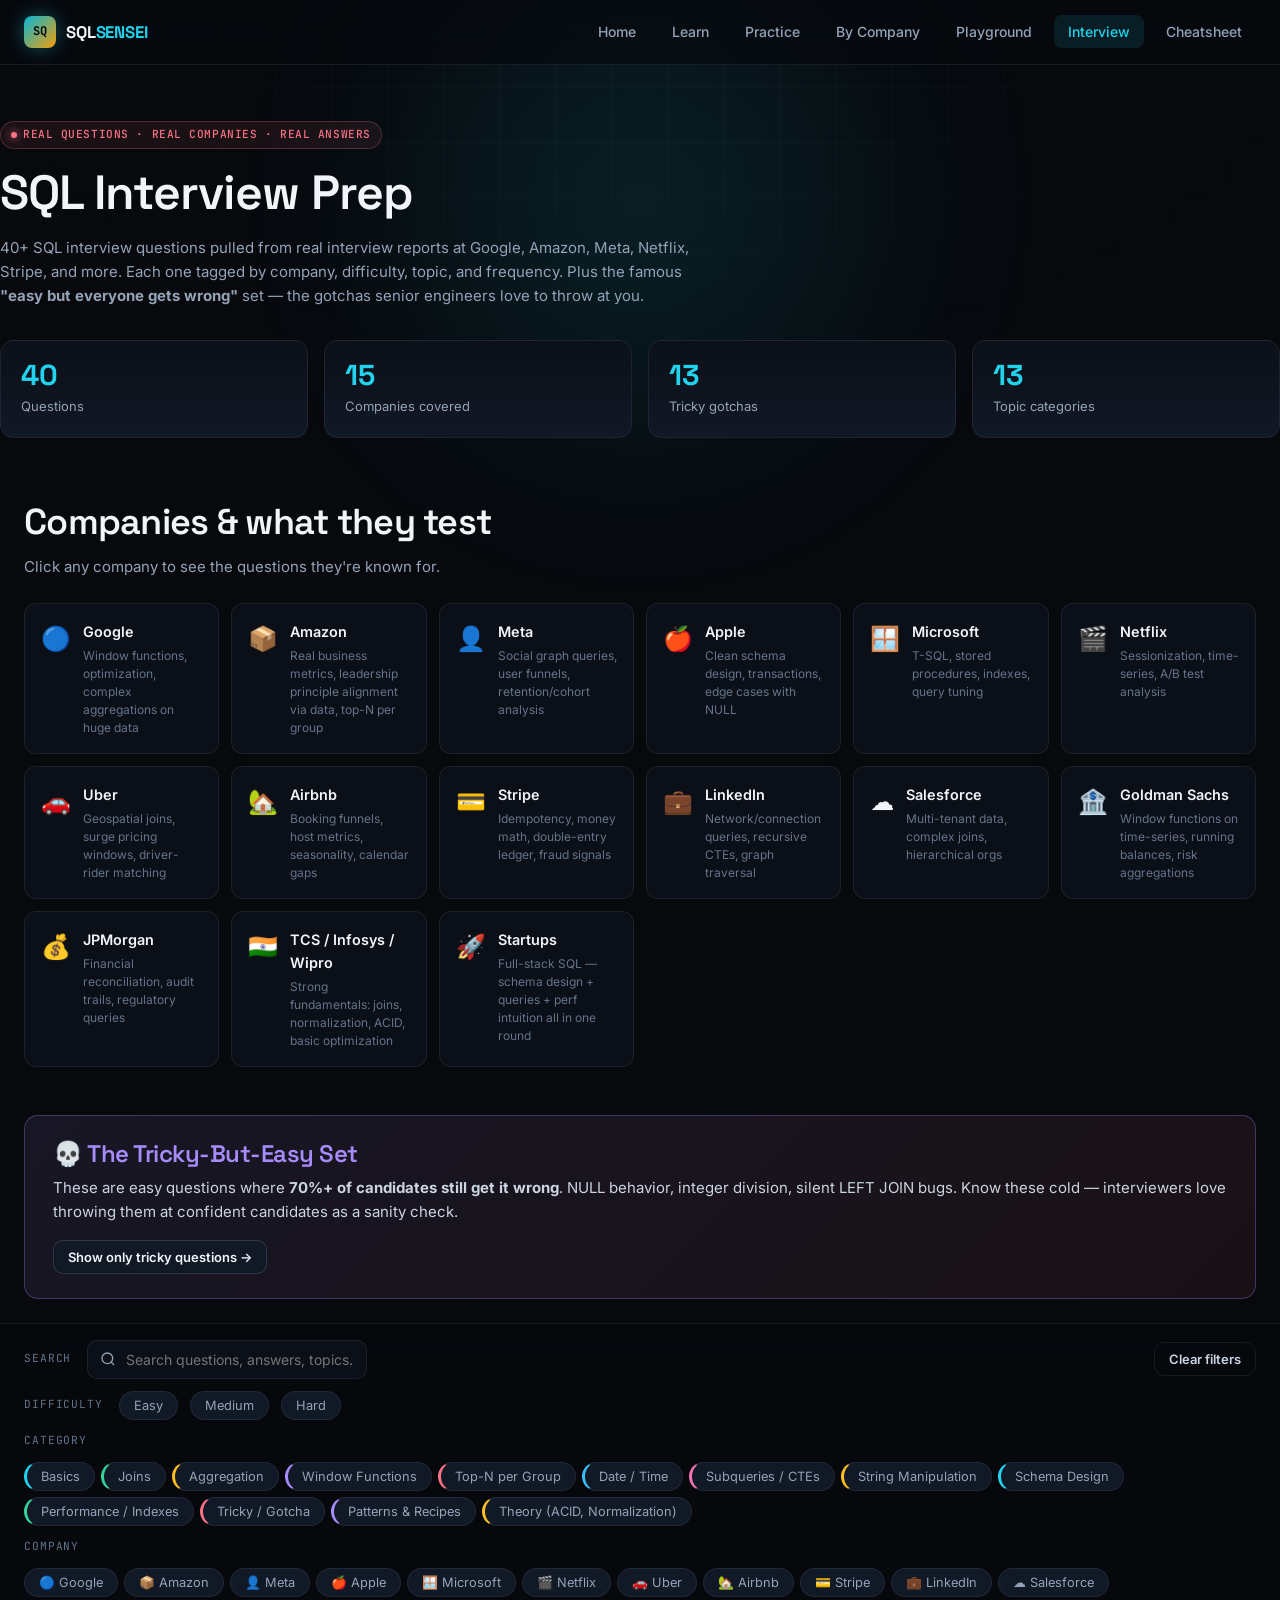
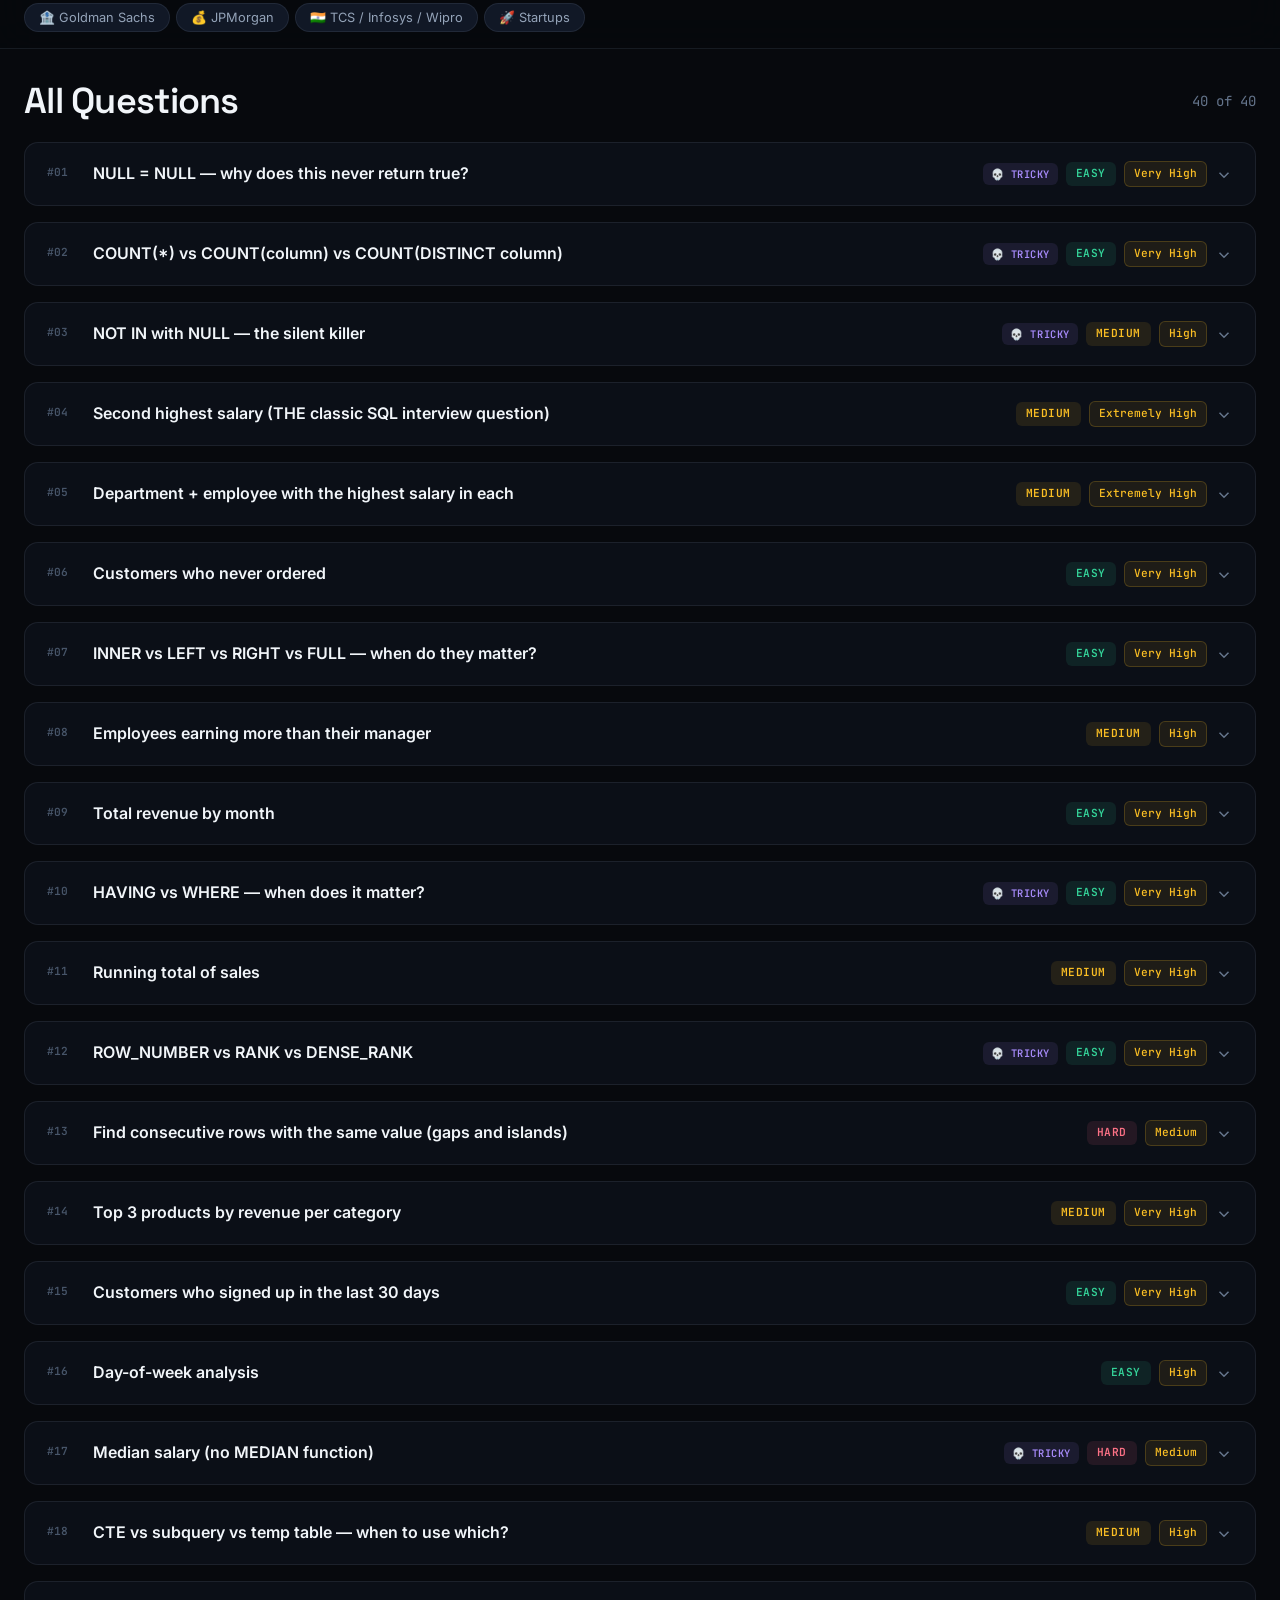
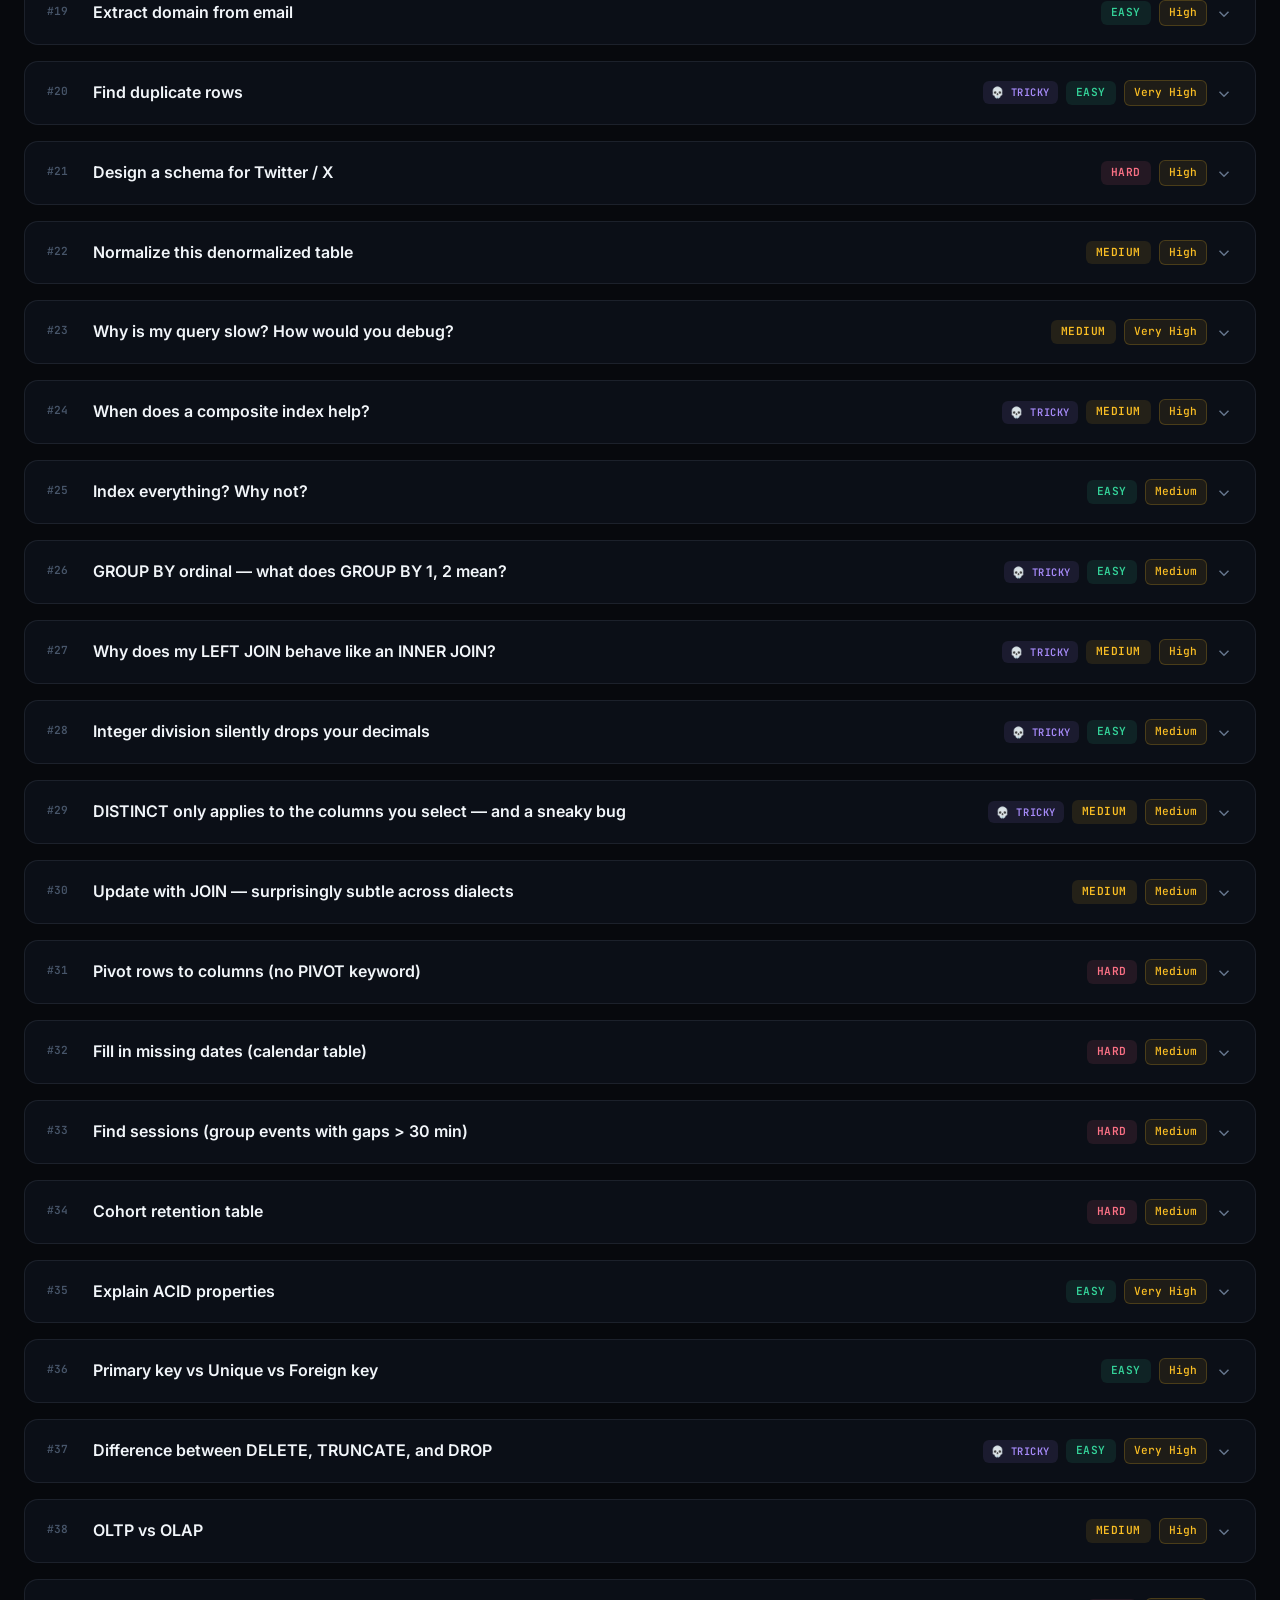
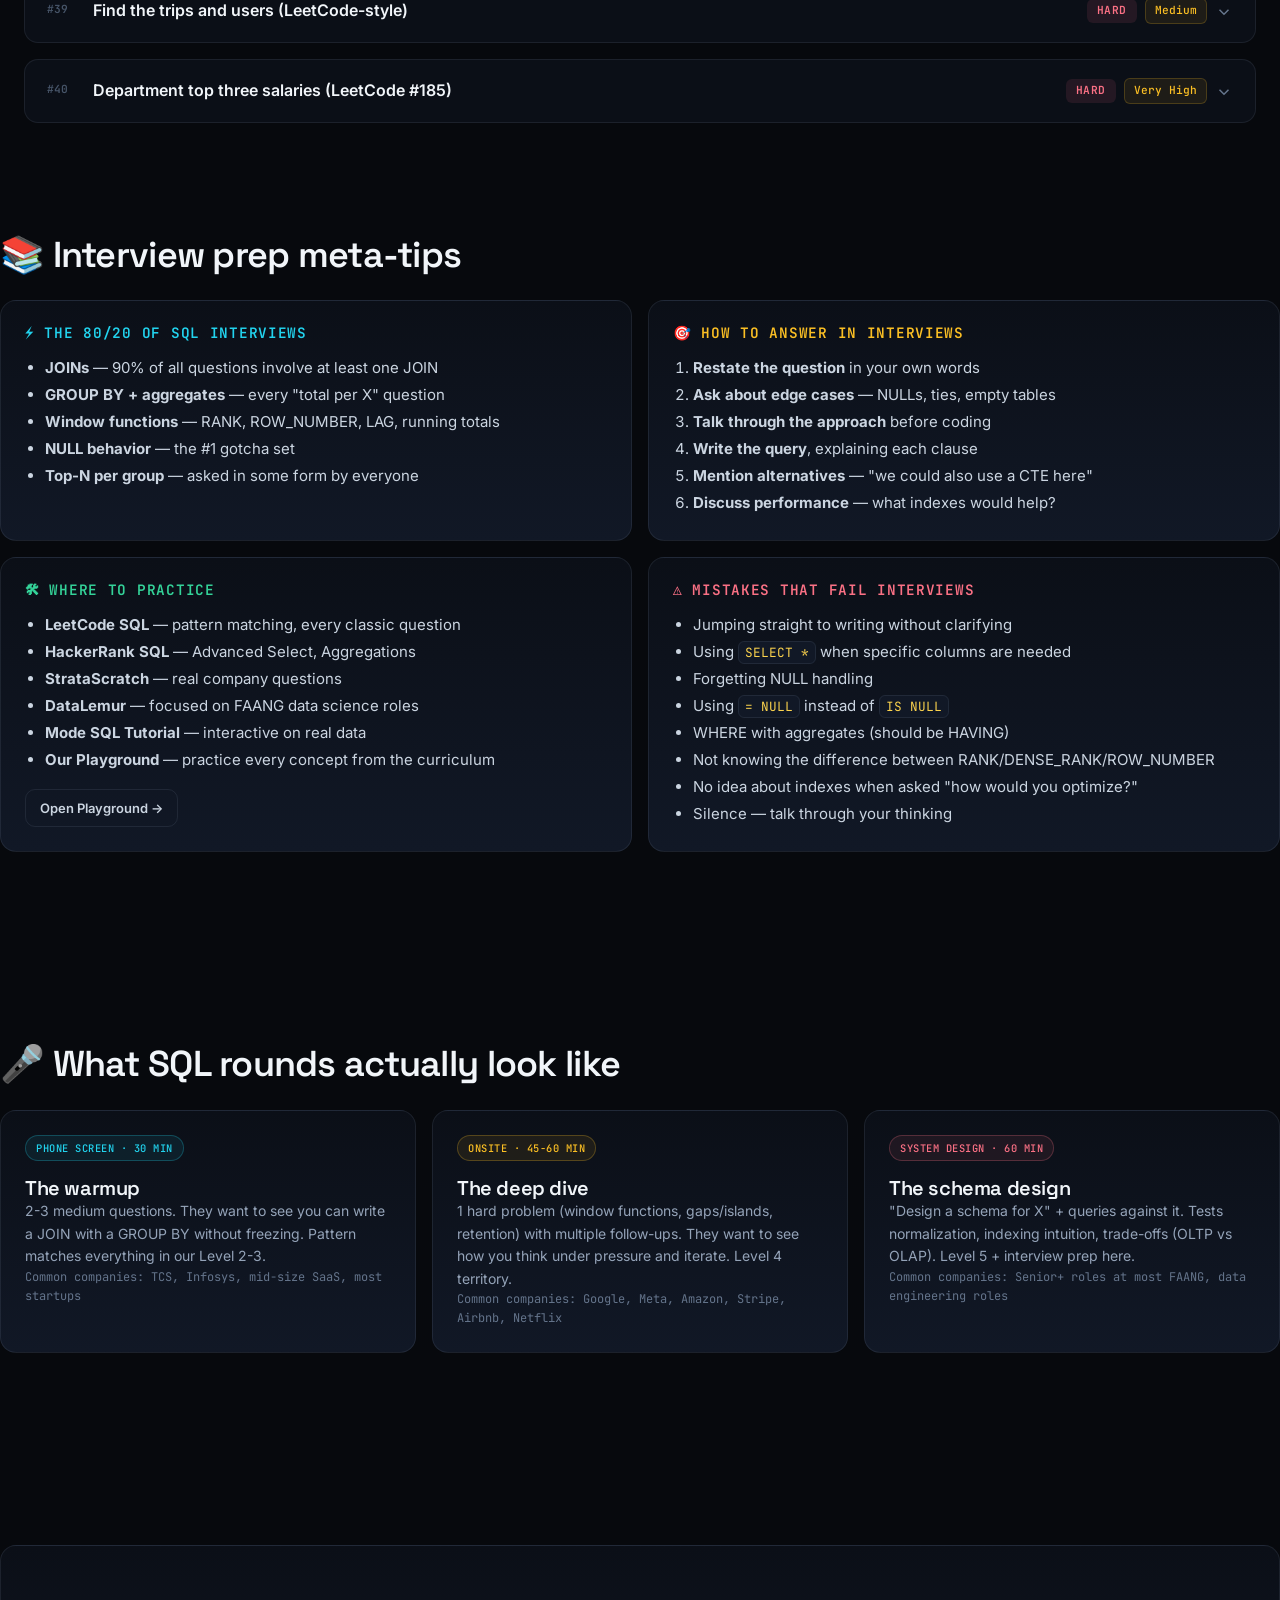
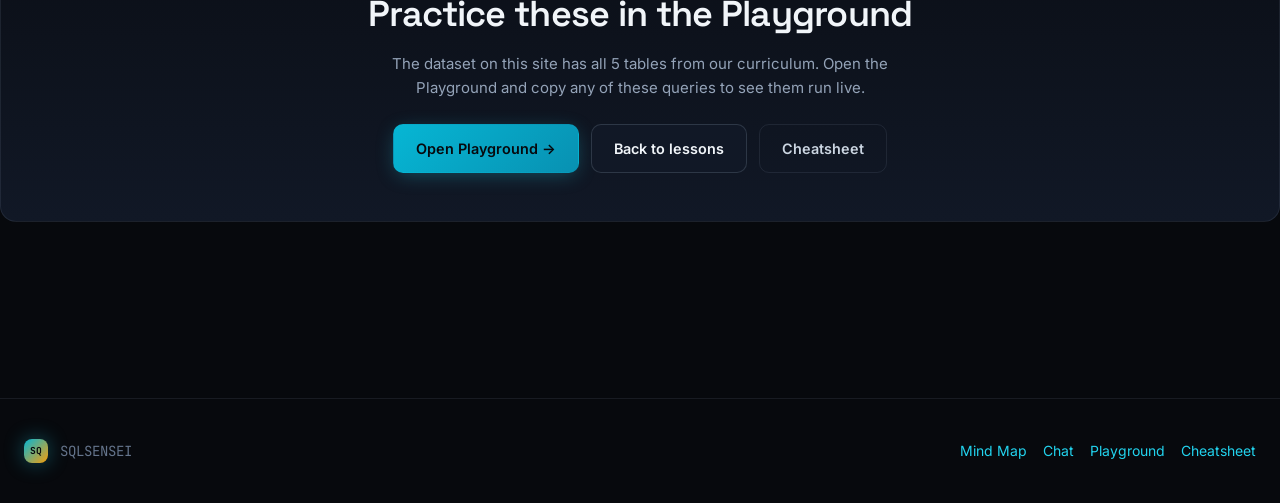
<file: interview.html>
<!DOCTYPE html>
<html lang="en">
<head>
  <meta charset="UTF-8" />
  <meta name="viewport" content="width=device-width, initial-scale=1.0" />
  <title>SQL Interview Prep · SQLSENSEI</title>
  <meta name="description" content="40+ real SQL interview questions tagged by company (Google, Amazon, Meta, Netflix...), difficulty, topic. Includes the tricky-but-easy ones that trip everyone up." />
  <link rel="preconnect" href="https://fonts.googleapis.com" />
  <link rel="preconnect" href="https://fonts.gstatic.com" crossorigin />
  <link href="https://fonts.googleapis.com/css2?family=Inter:wght@400;500;600;700&family=Space+Grotesk:wght@500;600;700&family=JetBrains+Mono:wght@400;500;600;700&display=swap" rel="stylesheet" />
  <link rel="stylesheet" href="assets/css/styles.css" />
  <link rel="stylesheet" href="assets/css/components.css" />
  <link rel="icon" href="data:image/svg+xml,%3Csvg xmlns='http://www.w3.org/2000/svg' viewBox='0 0 100 100'%3E%3Crect width='100' height='100' rx='22' fill='%2306b6d4'/%3E%3Ctext x='50' y='66' text-anchor='middle' font-family='monospace' font-size='52' font-weight='700' fill='%23000'%3ES%3C/text%3E%3C/svg%3E" />
  <style>
    /* Interview-specific styles */
    .iv-hero { padding: 56px 0 32px; }

    .iv-filters {
      position: sticky;
      top: 65px;
      z-index: 40;
      background: rgba(7, 9, 13, 0.85);
      backdrop-filter: blur(20px);
      -webkit-backdrop-filter: blur(20px);
      border-top: 1px solid var(--line);
      border-bottom: 1px solid var(--line);
      padding: 16px 0;
      margin-bottom: 32px;
    }

    .iv-filter-row {
      display: flex;
      align-items: center;
      gap: 12px;
      flex-wrap: wrap;
    }

    .iv-filter-label {
      font-family: var(--font-mono);
      font-size: 0.7rem;
      text-transform: uppercase;
      letter-spacing: 0.08em;
      color: var(--ink-400);
      margin-right: 4px;
    }

    .iv-chip {
      padding: 6px 14px;
      border-radius: 999px;
      background: var(--bg-2);
      border: 1px solid var(--line);
      color: var(--ink-300);
      font-size: 0.8rem;
      cursor: pointer;
      transition: all 0.2s var(--ease);
      font-family: var(--font-sans);
      white-space: nowrap;
    }

    .iv-chip:hover { background: var(--bg-3); color: var(--ink-100); border-color: var(--line-strong); }
    .iv-chip.active { background: var(--cyan-400); color: var(--bg-0); border-color: var(--cyan-400); font-weight: 600; }

    .iv-search {
      background: var(--bg-1);
      border: 1px solid var(--line);
      border-radius: 10px;
      padding: 10px 14px 10px 38px;
      color: var(--ink-100);
      width: 280px;
      font-size: 0.875rem;
      background-image: url("data:image/svg+xml,%3Csvg xmlns='http://www.w3.org/2000/svg' width='16' height='16' viewBox='0 0 24 24' fill='none' stroke='%2394a3b8' stroke-width='2'%3E%3Ccircle cx='11' cy='11' r='8'/%3E%3Cpath d='m21 21-4.3-4.3'/%3E%3C/svg%3E");
      background-repeat: no-repeat;
      background-position: 12px center;
    }

    .iv-stats {
      display: grid;
      grid-template-columns: repeat(4, 1fr);
      gap: 16px;
      margin-bottom: 32px;
    }

    .iv-stat-card {
      background: linear-gradient(180deg, var(--bg-1) 0%, var(--bg-2) 100%);
      border: 1px solid var(--line);
      border-radius: 14px;
      padding: 20px;
    }

    .iv-stat-card .num {
      font-family: var(--font-display);
      font-size: 1.8rem;
      font-weight: 700;
      color: var(--cyan-400);
      line-height: 1;
      margin-bottom: 6px;
    }

    .iv-stat-card .label {
      font-size: 0.8125rem;
      color: var(--ink-300);
    }

    /* Companies grid */
    .iv-companies {
      display: grid;
      grid-template-columns: repeat(auto-fill, minmax(180px, 1fr));
      gap: 12px;
      margin-bottom: 48px;
    }

    .iv-company-card {
      background: var(--bg-1);
      border: 1px solid var(--line);
      border-radius: 12px;
      padding: 16px;
      cursor: pointer;
      transition: all 0.2s var(--ease);
      display: flex;
      align-items: flex-start;
      gap: 12px;
    }

    .iv-company-card:hover {
      border-color: var(--cyan-400);
      transform: translateY(-2px);
    }

    .iv-company-emoji { font-size: 1.5rem; flex-shrink: 0; }
    .iv-company-name { font-weight: 600; font-size: 0.9rem; color: var(--ink-100); margin-bottom: 4px; }
    .iv-company-focus { font-size: 0.75rem; color: var(--ink-400); line-height: 1.5; }

    /* Question card */
    .iv-q {
      background: var(--bg-1);
      border: 1px solid var(--line);
      border-radius: 14px;
      margin-bottom: 16px;
      overflow: hidden;
      transition: border-color 0.2s var(--ease);
    }

    .iv-q:hover { border-color: var(--line-strong); }

    .iv-q.open { border-color: var(--cyan-400); }

    .iv-q-header {
      padding: 18px 22px;
      cursor: pointer;
      display: flex;
      justify-content: space-between;
      align-items: flex-start;
      gap: 16px;
    }

    .iv-q-title {
      flex: 1;
      font-weight: 600;
      font-size: 1rem;
      color: var(--ink-100);
      display: flex;
      align-items: flex-start;
      gap: 10px;
    }

    .iv-q-num {
      font-family: var(--font-mono);
      font-size: 0.7rem;
      color: var(--ink-500);
      flex-shrink: 0;
      padding-top: 3px;
      min-width: 36px;
    }

    .iv-q-meta {
      display: flex;
      align-items: center;
      gap: 8px;
      flex-shrink: 0;
      flex-wrap: wrap;
      justify-content: flex-end;
    }

    .iv-difficulty {
      padding: 3px 10px;
      border-radius: 6px;
      font-family: var(--font-mono);
      font-size: 0.7rem;
      font-weight: 600;
      text-transform: uppercase;
      letter-spacing: 0.05em;
    }

    .iv-difficulty.easy { background: rgba(52,211,153,0.1); color: var(--emerald-400); }
    .iv-difficulty.medium { background: rgba(251,191,36,0.1); color: var(--amber-400); }
    .iv-difficulty.hard { background: rgba(251,113,133,0.1); color: var(--rose-400); }

    .iv-tricky-flag {
      padding: 3px 8px;
      background: rgba(167,139,250,0.1);
      color: var(--violet-400);
      border-radius: 6px;
      font-family: var(--font-mono);
      font-size: 0.65rem;
      text-transform: uppercase;
      letter-spacing: 0.05em;
      font-weight: 600;
    }

    .iv-q-chevron {
      color: var(--ink-400);
      transition: transform 0.2s var(--ease);
      flex-shrink: 0;
      margin-top: 2px;
    }

    .iv-q.open .iv-q-chevron { transform: rotate(180deg); color: var(--cyan-400); }

    .iv-q-body {
      display: none;
      padding: 0 22px 22px;
      border-top: 1px solid var(--line);
      padding-top: 18px;
    }

    .iv-q.open .iv-q-body { display: block; }

    .iv-q-tags {
      display: flex;
      flex-wrap: wrap;
      gap: 6px;
      margin-bottom: 18px;
    }

    .iv-tag {
      padding: 3px 9px;
      border-radius: 6px;
      font-size: 0.7rem;
      font-family: var(--font-mono);
      font-weight: 500;
      background: var(--bg-2);
      color: var(--ink-300);
      border: 1px solid var(--line);
    }

    .iv-tag.company { background: rgba(34,211,238,0.08); color: var(--cyan-400); border-color: rgba(34,211,238,0.2); }
    .iv-tag.category { background: var(--bg-3); color: var(--ink-200); }
    .iv-tag.freq { background: rgba(251,191,36,0.08); color: var(--amber-400); border-color: rgba(251,191,36,0.2); }

    .iv-q-section {
      margin-bottom: 18px;
    }

    .iv-q-section h4 {
      font-size: 0.75rem;
      text-transform: uppercase;
      letter-spacing: 0.08em;
      color: var(--cyan-400);
      font-family: var(--font-mono);
      margin-bottom: 10px;
    }

    .iv-q-section p, .iv-q-section li { color: var(--ink-200); font-size: 0.9rem; line-height: 1.7; }
    .iv-q-section ul, .iv-q-section ol { padding-left: 22px; margin: 8px 0; }

    .iv-q-section pre { font-size: 0.82rem; margin: 10px 0; }
    .iv-q-section code { background: var(--bg-3); padding: 1px 6px; border-radius: 4px; font-size: 0.82em; color: var(--amber-300); }

    .iv-q-section table { width: 100%; margin: 10px 0; border-collapse: collapse; font-size: 0.85rem; }
    .iv-q-section table th, .iv-q-section table td { padding: 8px 12px; text-align: left; border-bottom: 1px solid var(--line); }
    .iv-q-section table th { background: var(--bg-2); color: var(--cyan-400); font-family: var(--font-mono); font-size: 0.72rem; text-transform: uppercase; letter-spacing: 0.05em; }

    .iv-followups {
      background: rgba(251,191,36,0.05);
      border-left: 3px solid var(--amber-400);
      padding: 12px 16px;
      border-radius: 0 8px 8px 0;
    }

    .iv-followups li { color: var(--ink-200); margin-bottom: 4px; }

    .iv-tricky-banner {
      background: linear-gradient(135deg, rgba(167,139,250,0.1), rgba(251,113,133,0.08));
      border: 1px solid rgba(167,139,250,0.3);
      border-radius: 14px;
      padding: 24px 28px;
      margin: 48px 0 24px;
    }

    .iv-tricky-banner h2 {
      color: var(--violet-400);
      font-size: 1.5rem;
      margin-bottom: 8px;
    }

    .iv-empty {
      text-align: center;
      padding: 60px 20px;
      color: var(--ink-400);
    }

    @media (max-width: 700px) {
      .iv-stats { grid-template-columns: repeat(2, 1fr); }
      .iv-search { width: 100%; }
      .iv-q-header { flex-direction: column; align-items: stretch; }
      .iv-q-meta { justify-content: flex-start; }
    }
  </style>
</head>
<body>

  <nav class="nav">
    <div class="nav-inner">
      <a href="index.html" class="brand">
        <span class="brand-mark">SQ</span>
        <span>SQL<span class="brand-suffix">SENSEI</span></span>
      </a>
      <ul class="nav-links">
        <li><a href="index.html">Home</a></li>
        <li><a href="mindmap.html">Learn</a></li>
        <li><a href="practice.html">Practice</a></li>
        <li><a href="company-practice.html">By Company</a></li>
        <li><a href="playground.html">Playground</a></li>
        <li><a href="interview.html" class="active">Interview</a></li>
        <li><a href="cheatsheet.html">Cheatsheet</a></li>
      </ul>
    </div>
  </nav>

  <main>
    <section class="container iv-hero">
      <div class="badge badge-rose mb-4">
        <span class="badge-dot"></span>
        Real questions · Real companies · Real answers
      </div>
      <h1 style="font-size: clamp(2rem, 4vw, 3rem);">SQL Interview Prep</h1>
      <p class="text-ink-300 mt-4" style="max-width: 720px;">
        40+ SQL interview questions pulled from real interview reports at Google, Amazon, Meta, Netflix, Stripe, and more.
        Each one tagged by company, difficulty, topic, and frequency. Plus the famous <strong>"easy but everyone gets wrong"</strong> set
        — the gotchas senior engineers love to throw at you.
      </p>

      <div class="iv-stats mt-8">
        <div class="iv-stat-card"><div class="num" id="statQuestions">—</div><div class="label">Questions</div></div>
        <div class="iv-stat-card"><div class="num" id="statCompanies">—</div><div class="label">Companies covered</div></div>
        <div class="iv-stat-card"><div class="num" id="statTricky">—</div><div class="label">Tricky gotchas</div></div>
        <div class="iv-stat-card"><div class="num" id="statTopics">—</div><div class="label">Topic categories</div></div>
      </div>
    </section>

    <!-- ============================================ COMPANIES ============================================ -->
    <section class="container">
      <h2 style="margin-bottom: 12px;">Companies & what they test</h2>
      <p class="text-ink-300 mb-6">Click any company to see the questions they're known for.</p>
      <div class="iv-companies" id="ivCompanies"></div>
    </section>

    <!-- ============================================ TRICKY ============================================ -->
    <section class="container">
      <div class="iv-tricky-banner">
        <h2>💀 The Tricky-But-Easy Set</h2>
        <p class="text-ink-200">These are easy questions where <strong>70%+ of candidates still get it wrong</strong>. NULL behavior, integer division, silent LEFT JOIN bugs. Know these cold — interviewers love throwing them at confident candidates as a sanity check.</p>
        <div class="mt-4">
          <button class="btn btn-secondary btn-sm" onclick="filterTricky()">Show only tricky questions →</button>
        </div>
      </div>
    </section>

    <!-- ============================================ FILTERS ============================================ -->
    <div class="iv-filters">
      <div class="container">
        <div class="iv-filter-row mb-3">
          <span class="iv-filter-label">SEARCH</span>
          <input type="text" id="ivSearch" class="iv-search" placeholder="Search questions, answers, topics…" />
          <span style="flex: 1;"></span>
          <button class="btn btn-ghost btn-sm" onclick="clearFilters()">Clear filters</button>
        </div>

        <div class="iv-filter-row mb-3">
          <span class="iv-filter-label">DIFFICULTY</span>
          <button class="iv-chip" data-filter="difficulty" data-value="Easy">Easy</button>
          <button class="iv-chip" data-filter="difficulty" data-value="Medium">Medium</button>
          <button class="iv-chip" data-filter="difficulty" data-value="Hard">Hard</button>
        </div>

        <div class="iv-filter-row mb-3">
          <span class="iv-filter-label">CATEGORY</span>
          <div id="ivCategoryFilters" style="display: flex; gap: 6px; flex-wrap: wrap;"></div>
        </div>

        <div class="iv-filter-row">
          <span class="iv-filter-label">COMPANY</span>
          <div id="ivCompanyFilters" style="display: flex; gap: 6px; flex-wrap: wrap;"></div>
        </div>
      </div>
    </div>

    <!-- ============================================ QUESTIONS ============================================ -->
    <section class="container">
      <div style="display: flex; justify-content: space-between; align-items: center; margin-bottom: 20px;">
        <h2 id="ivResultsTitle">All Questions</h2>
        <div class="text-ink-400 text-sm mono" id="ivResultsCount"></div>
      </div>
      <div id="ivQuestions"></div>
    </section>

    <!-- ============================================ TIPS ============================================ -->
    <section class="container section">
      <h2 class="mb-6">📚 Interview prep meta-tips</h2>
      <div class="grid grid-cols-2 gap-4">
        <div class="card">
          <h3 style="color: var(--cyan-400); font-size: 0.9rem; font-family: var(--font-mono); text-transform: uppercase; letter-spacing: 0.05em; margin-bottom: 12px;">⚡ The 80/20 of SQL interviews</h3>
          <ul style="padding-left: 20px; color: var(--ink-200); line-height: 1.8;">
            <li><strong>JOINs</strong> — 90% of all questions involve at least one JOIN</li>
            <li><strong>GROUP BY + aggregates</strong> — every "total per X" question</li>
            <li><strong>Window functions</strong> — RANK, ROW_NUMBER, LAG, running totals</li>
            <li><strong>NULL behavior</strong> — the #1 gotcha set</li>
            <li><strong>Top-N per group</strong> — asked in some form by everyone</li>
          </ul>
        </div>

        <div class="card">
          <h3 style="color: var(--amber-400); font-size: 0.9rem; font-family: var(--font-mono); text-transform: uppercase; letter-spacing: 0.05em; margin-bottom: 12px;">🎯 How to answer in interviews</h3>
          <ol style="padding-left: 20px; color: var(--ink-200); line-height: 1.8;">
            <li><strong>Restate the question</strong> in your own words</li>
            <li><strong>Ask about edge cases</strong> — NULLs, ties, empty tables</li>
            <li><strong>Talk through the approach</strong> before coding</li>
            <li><strong>Write the query</strong>, explaining each clause</li>
            <li><strong>Mention alternatives</strong> — "we could also use a CTE here"</li>
            <li><strong>Discuss performance</strong> — what indexes would help?</li>
          </ol>
        </div>

        <div class="card">
          <h3 style="color: var(--emerald-400); font-size: 0.9rem; font-family: var(--font-mono); text-transform: uppercase; letter-spacing: 0.05em; margin-bottom: 12px;">🛠 Where to practice</h3>
          <ul style="padding-left: 20px; color: var(--ink-200); line-height: 1.8;">
            <li><strong>LeetCode SQL</strong> — pattern matching, every classic question</li>
            <li><strong>HackerRank SQL</strong> — Advanced Select, Aggregations</li>
            <li><strong>StrataScratch</strong> — real company questions</li>
            <li><strong>DataLemur</strong> — focused on FAANG data science roles</li>
            <li><strong>Mode SQL Tutorial</strong> — interactive on real data</li>
            <li><strong>Our Playground</strong> — practice every concept from the curriculum</li>
          </ul>
          <a href="playground.html" class="btn btn-ghost btn-sm mt-4">Open Playground →</a>
        </div>

        <div class="card">
          <h3 style="color: var(--rose-400); font-size: 0.9rem; font-family: var(--font-mono); text-transform: uppercase; letter-spacing: 0.05em; margin-bottom: 12px;">⚠️ Mistakes that fail interviews</h3>
          <ul style="padding-left: 20px; color: var(--ink-200); line-height: 1.8;">
            <li>Jumping straight to writing without clarifying</li>
            <li>Using <code>SELECT *</code> when specific columns are needed</li>
            <li>Forgetting NULL handling</li>
            <li>Using <code>= NULL</code> instead of <code>IS NULL</code></li>
            <li>WHERE with aggregates (should be HAVING)</li>
            <li>Not knowing the difference between RANK/DENSE_RANK/ROW_NUMBER</li>
            <li>No idea about indexes when asked "how would you optimize?"</li>
            <li>Silence — talk through your thinking</li>
          </ul>
        </div>
      </div>
    </section>

    <!-- ============================================ TYPES OF ROUNDS ============================================ -->
    <section class="container section">
      <h2 class="mb-6">🎤 What SQL rounds actually look like</h2>
      <div class="grid grid-cols-3 gap-4">
        <div class="card">
          <div class="badge badge-cyan mb-4" style="font-size: 0.65rem;">PHONE SCREEN · 30 MIN</div>
          <h3>The warmup</h3>
          <p class="text-ink-300 text-sm mt-2">2-3 medium questions. They want to see you can write a JOIN with a GROUP BY without freezing. Pattern matches everything in our Level 2-3.</p>
          <p class="text-ink-400 text-xs mt-3 mono">Common companies: TCS, Infosys, mid-size SaaS, most startups</p>
        </div>
        <div class="card">
          <div class="badge badge-amber mb-4" style="font-size: 0.65rem;">ONSITE · 45-60 MIN</div>
          <h3>The deep dive</h3>
          <p class="text-ink-300 text-sm mt-2">1 hard problem (window functions, gaps/islands, retention) with multiple follow-ups. They want to see how you think under pressure and iterate. Level 4 territory.</p>
          <p class="text-ink-400 text-xs mt-3 mono">Common companies: Google, Meta, Amazon, Stripe, Airbnb, Netflix</p>
        </div>
        <div class="card">
          <div class="badge badge-rose mb-4" style="font-size: 0.65rem;">SYSTEM DESIGN · 60 MIN</div>
          <h3>The schema design</h3>
          <p class="text-ink-300 text-sm mt-2">"Design a schema for X" + queries against it. Tests normalization, indexing intuition, trade-offs (OLTP vs OLAP). Level 5 + interview prep here.</p>
          <p class="text-ink-400 text-xs mt-3 mono">Common companies: Senior+ roles at most FAANG, data engineering roles</p>
        </div>
      </div>
    </section>

    <section class="container section">
      <div class="card text-center" style="padding: 48px 32px;">
        <h2 class="mb-4">Practice these in the Playground</h2>
        <p class="text-ink-300 mb-6" style="max-width: 540px; margin: 0 auto 24px;">The dataset on this site has all 5 tables from our curriculum. Open the Playground and copy any of these queries to see them run live.</p>
        <div class="flex gap-3 justify-center" style="flex-wrap: wrap;">
          <a href="playground.html" class="btn btn-primary">Open Playground →</a>
          <a href="chat.html" class="btn btn-secondary">Back to lessons</a>
          <a href="cheatsheet.html" class="btn btn-ghost">Cheatsheet</a>
        </div>
      </div>
    </section>

  </main>

  <footer class="footer">
    <div class="container footer-inner">
      <div class="flex items-center gap-3">
        <span class="brand-mark" style="width: 24px; height: 24px; font-size: 0.6rem;">SQ</span>
        <span class="mono text-sm">SQLSENSEI</span>
      </div>
      <div class="flex gap-4 text-sm">
        <a href="mindmap.html">Mind Map</a>
        <a href="chat.html">Chat</a>
        <a href="playground.html">Playground</a>
        <a href="cheatsheet.html">Cheatsheet</a>
      </div>
    </div>
  </footer>

  <div class="toast-stack" id="toastStack"></div>

  <script src="assets/js/data/curriculum.js"></script>
  <script src="assets/js/data/interview.js"></script>
  <script src="assets/js/app.js"></script>
  <script src="assets/js/interview.js"></script>
</body>
</html>
</file>
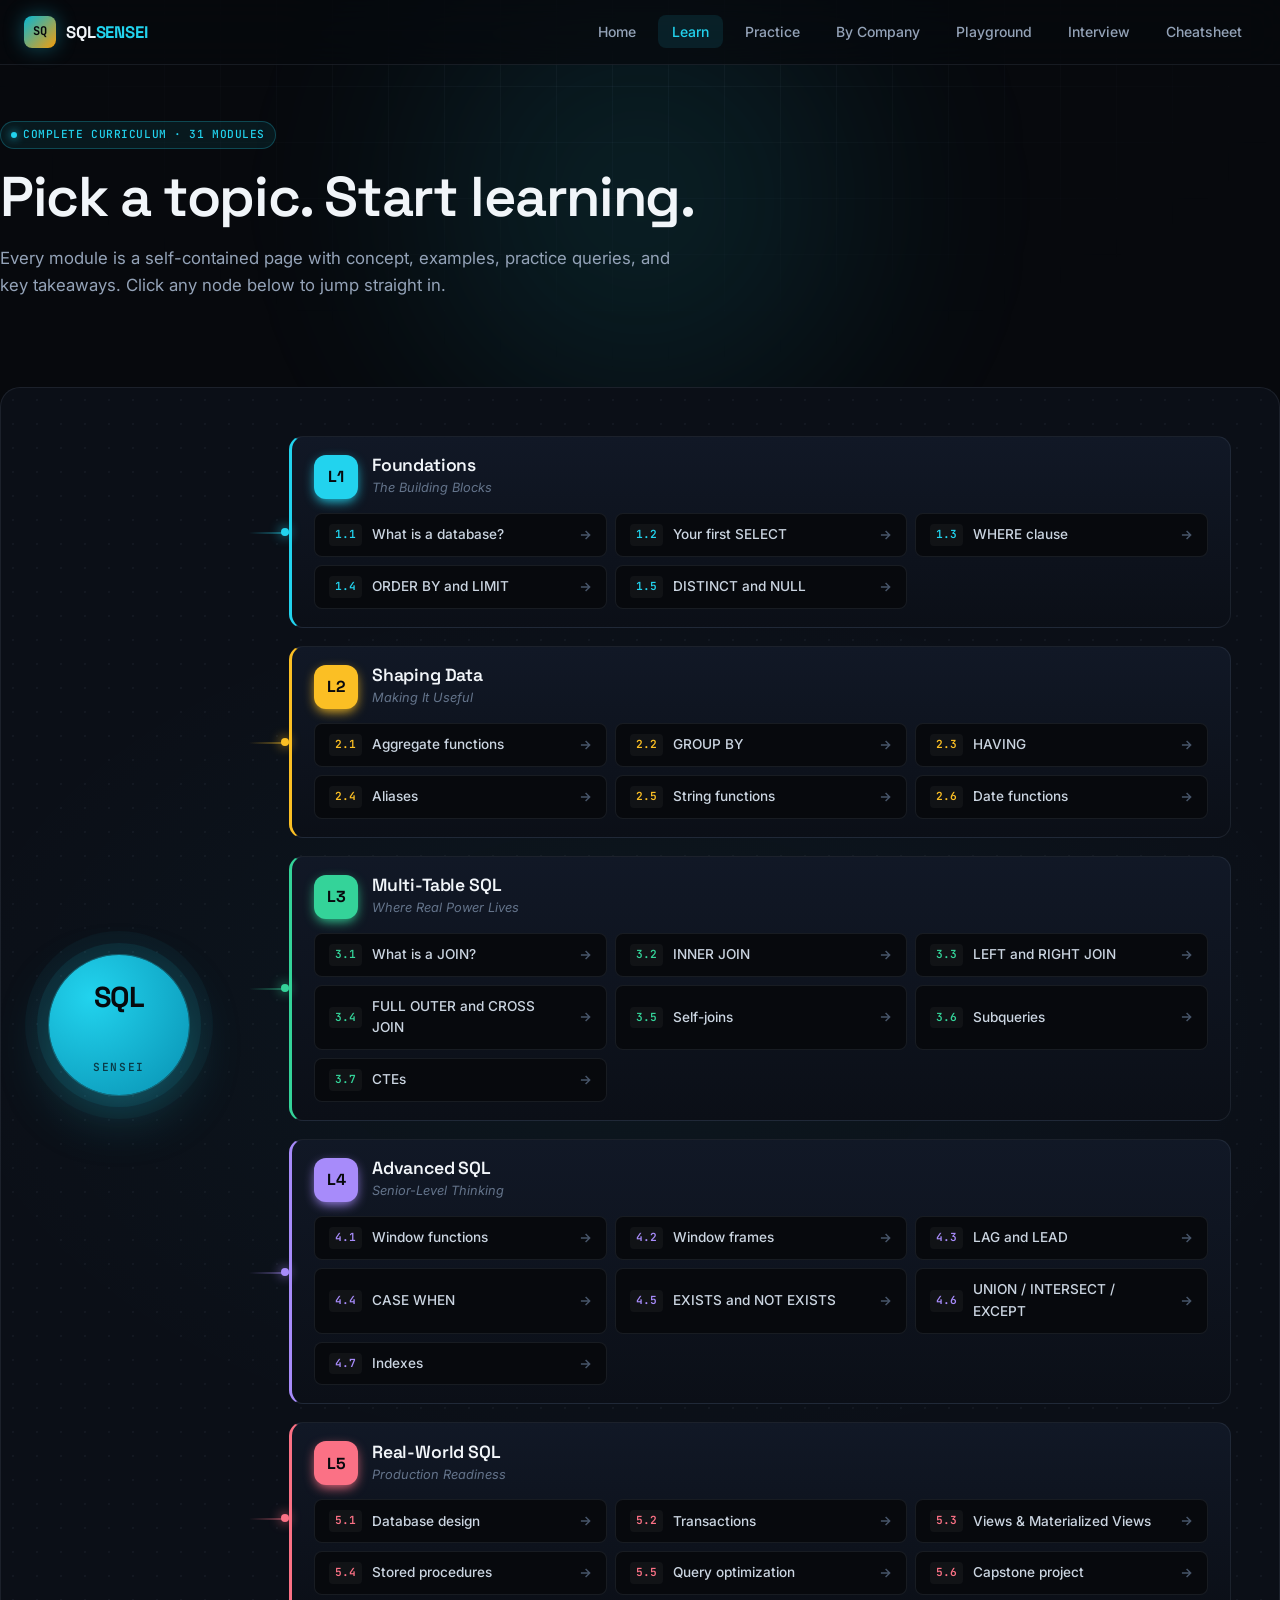
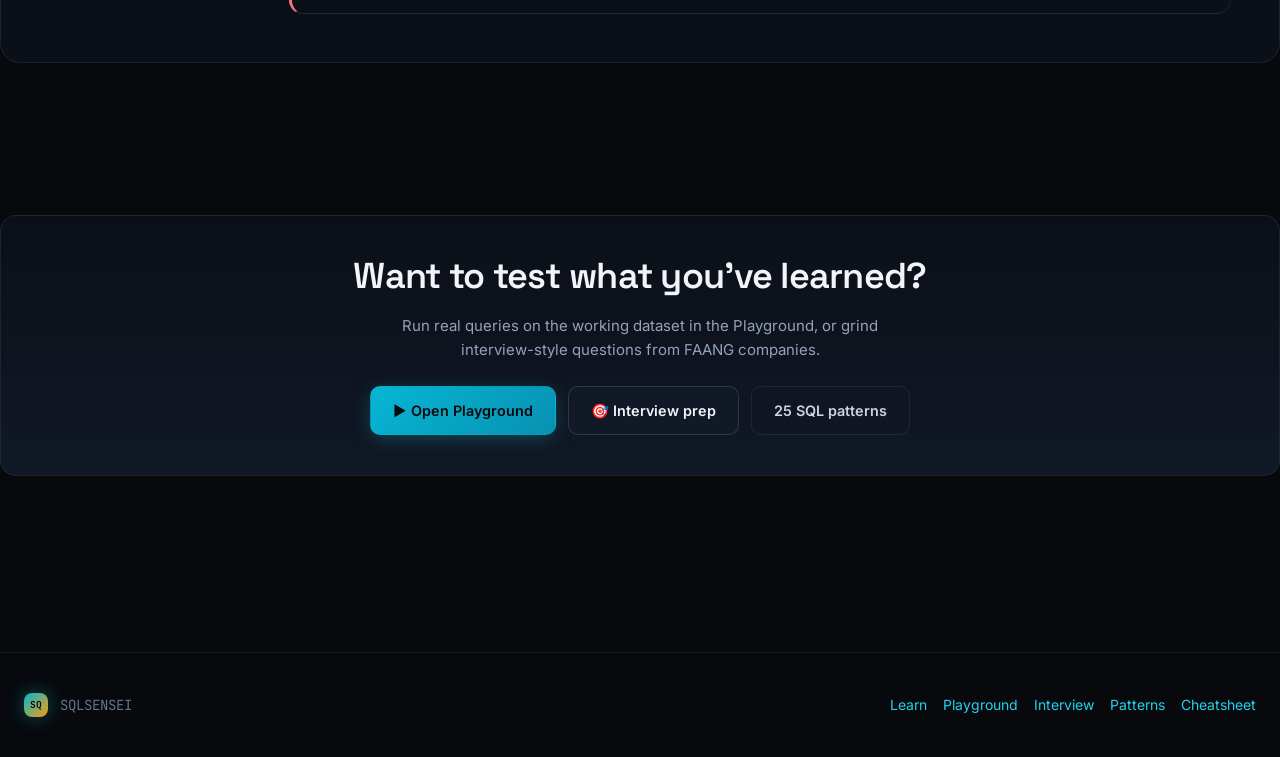
<file: mindmap.html>
<!DOCTYPE html>
<html lang="en">
<head>
  <meta charset="UTF-8" />
  <meta name="viewport" content="width=device-width, initial-scale=1.0" />
  <title>Learn SQL · Mind Map · SQLSENSEI</title>
  <link rel="preconnect" href="https://fonts.googleapis.com" />
  <link rel="preconnect" href="https://fonts.gstatic.com" crossorigin />
  <link href="https://fonts.googleapis.com/css2?family=Inter:wght@400;500;600;700&family=Space+Grotesk:wght@500;600;700&family=JetBrains+Mono:wght@400;500;600;700&display=swap" rel="stylesheet" />
  <link rel="stylesheet" href="assets/css/styles.css" />
  <link rel="stylesheet" href="assets/css/components.css" />
  <link rel="icon" href="data:image/svg+xml,%3Csvg xmlns='http://www.w3.org/2000/svg' viewBox='0 0 100 100'%3E%3Crect width='100' height='100' rx='22' fill='%2306b6d4'/%3E%3Ctext x='50' y='66' text-anchor='middle' font-family='monospace' font-size='52' font-weight='700' fill='%23000'%3ES%3C/text%3E%3C/svg%3E" />
</head>
<body>

  <nav class="nav">
    <div class="nav-inner">
      <a href="index.html" class="brand">
        <span class="brand-mark">SQ</span>
        <span>SQL<span class="brand-suffix">SENSEI</span></span>
      </a>
      <ul class="nav-links">
        <li><a href="index.html">Home</a></li>
        <li><a href="mindmap.html" class="active">Learn</a></li>
        <li><a href="practice.html">Practice</a></li>
        <li><a href="company-practice.html">By Company</a></li>
        <li><a href="playground.html">Playground</a></li>
        <li><a href="interview.html">Interview</a></li>
        <li><a href="cheatsheet.html">Cheatsheet</a></li>
      </ul>
    </div>
  </nav>

  <main>
    <section class="container" style="padding: 56px 0 32px;">
      <div class="badge badge-cyan mb-4">
        <span class="badge-dot"></span>
        Complete curriculum · 31 modules
      </div>
      <h1 style="font-size: clamp(2.2rem, 5vw, 3.5rem); letter-spacing: -0.025em;">
        Pick a topic. Start learning.
      </h1>
      <p class="text-ink-300 mt-4" style="max-width: 680px; font-size: 1.05rem;">
        Every module is a self-contained page with concept, examples, practice queries, and key takeaways.
        Click any node below to jump straight in.
      </p>
    </section>

    <section class="container section-sm">
      <div class="mindmap-wrap" id="mindmap"></div>
    </section>

    <section class="container section">
      <div class="card text-center" style="padding: 40px 32px;">
        <h2 class="mb-4">Want to test what you've learned?</h2>
        <p class="text-ink-300 mb-6" style="max-width: 520px; margin: 0 auto 24px;">
          Run real queries on the working dataset in the Playground, or grind interview-style questions from FAANG companies.
        </p>
        <div class="flex gap-3 justify-center" style="flex-wrap: wrap;">
          <a href="playground.html" class="btn btn-primary">▶ Open Playground</a>
          <a href="interview.html" class="btn btn-secondary">🎯 Interview prep</a>
          <a href="patterns.html" class="btn btn-ghost">25 SQL patterns</a>
        </div>
      </div>
    </section>
  </main>

  <footer class="footer">
    <div class="container footer-inner">
      <div class="flex items-center gap-3">
        <span class="brand-mark" style="width: 24px; height: 24px; font-size: 0.6rem;">SQ</span>
        <span class="mono text-sm">SQLSENSEI</span>
      </div>
      <div class="flex gap-4 text-sm">
        <a href="mindmap.html">Learn</a>
        <a href="playground.html">Playground</a>
        <a href="interview.html">Interview</a>
        <a href="patterns.html">Patterns</a>
        <a href="cheatsheet.html">Cheatsheet</a>
      </div>
    </div>
  </footer>

  <div class="toast-stack" id="toastStack"></div>

  <script src="assets/js/data/curriculum.js"></script>
  <script src="assets/js/app.js"></script>
  <script src="assets/js/mindmap.js"></script>
  <script>
    document.addEventListener('DOMContentLoaded', () => {
      renderMindMap('mindmap');
    });
  </script>
</body>
</html>
</file>
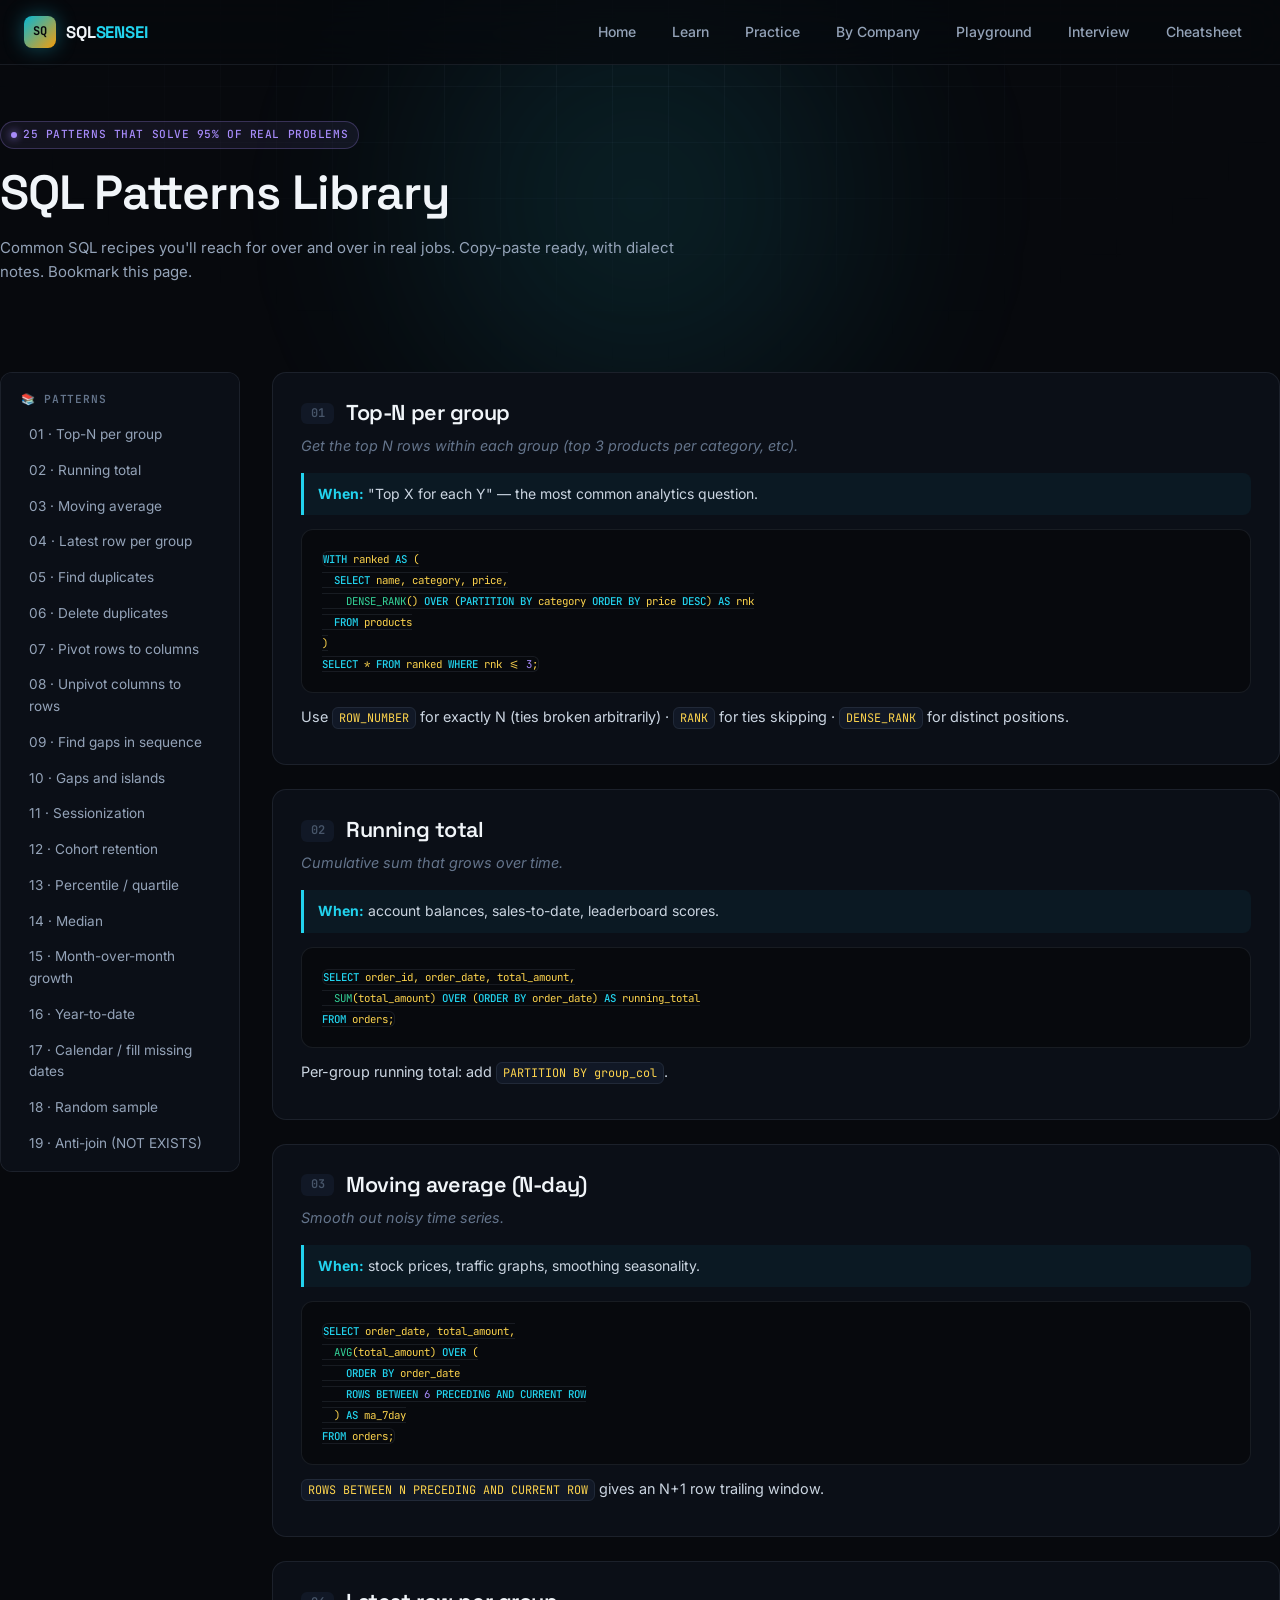
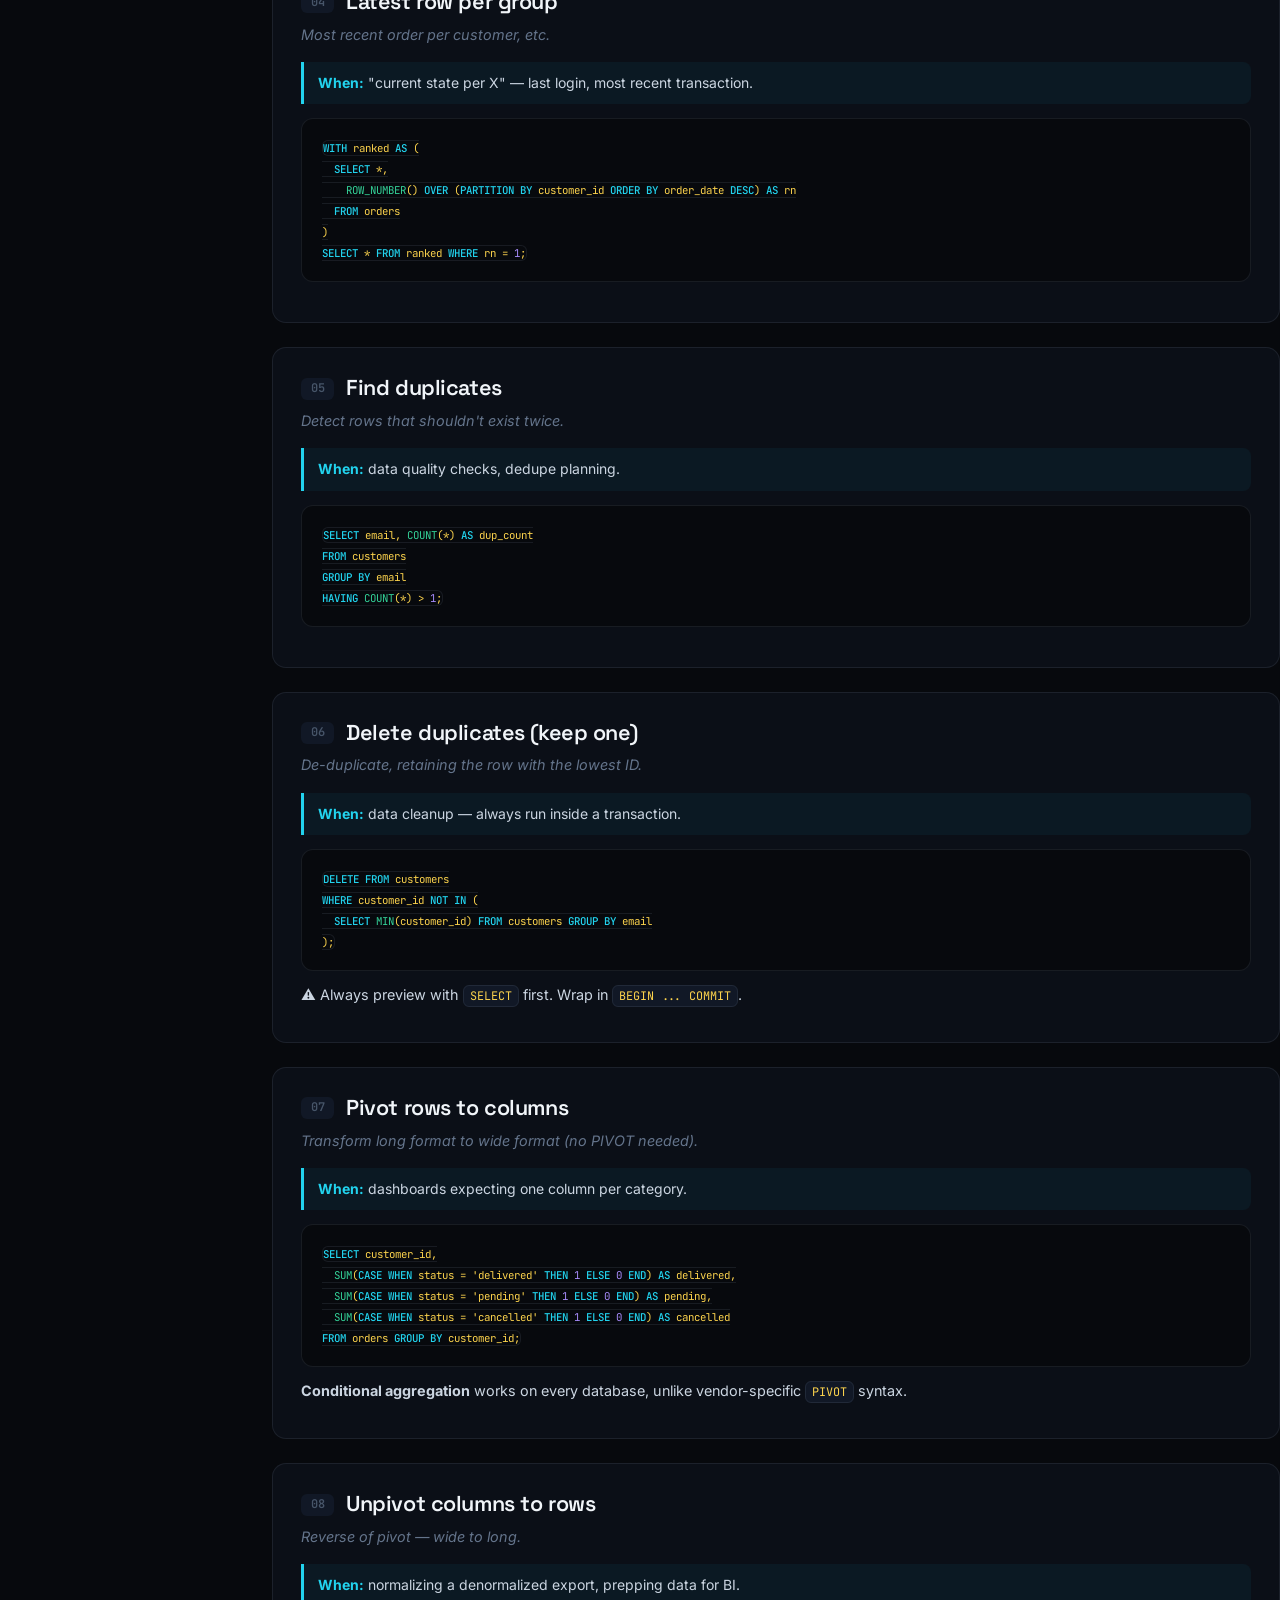
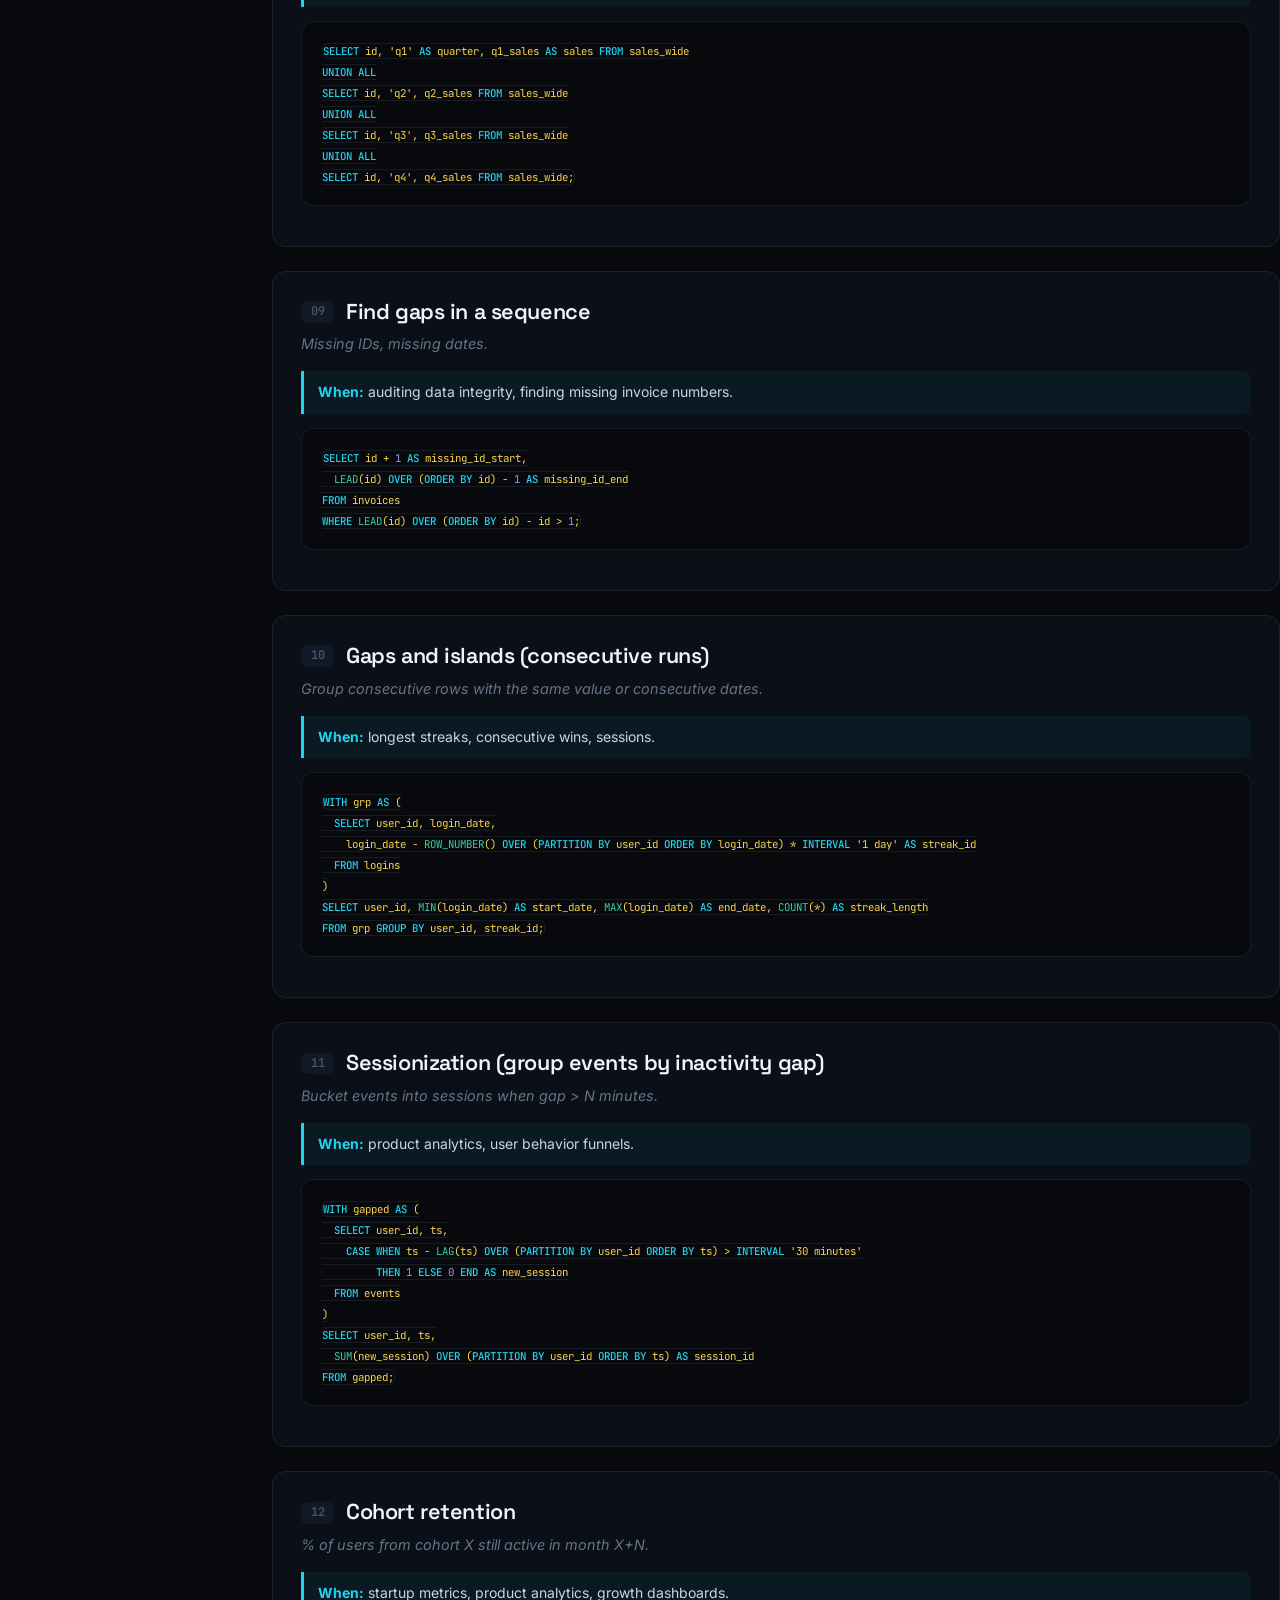
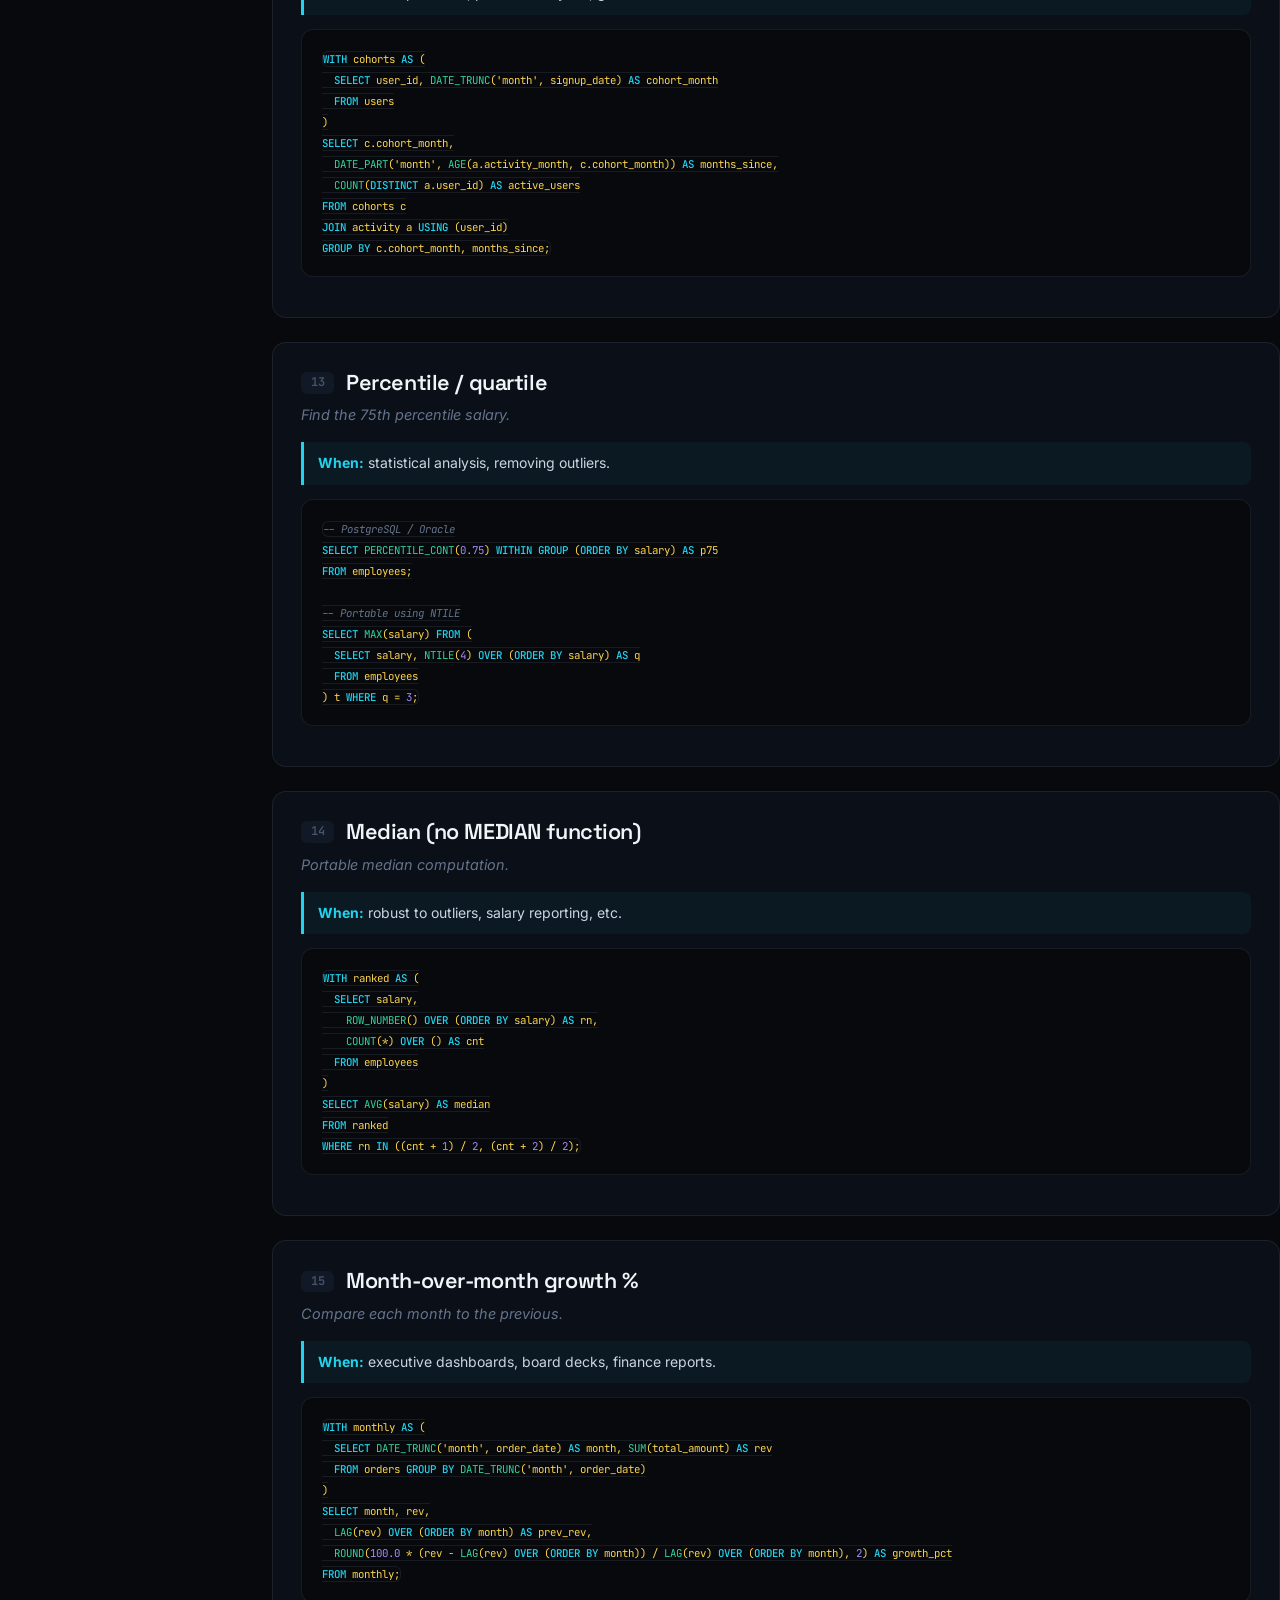
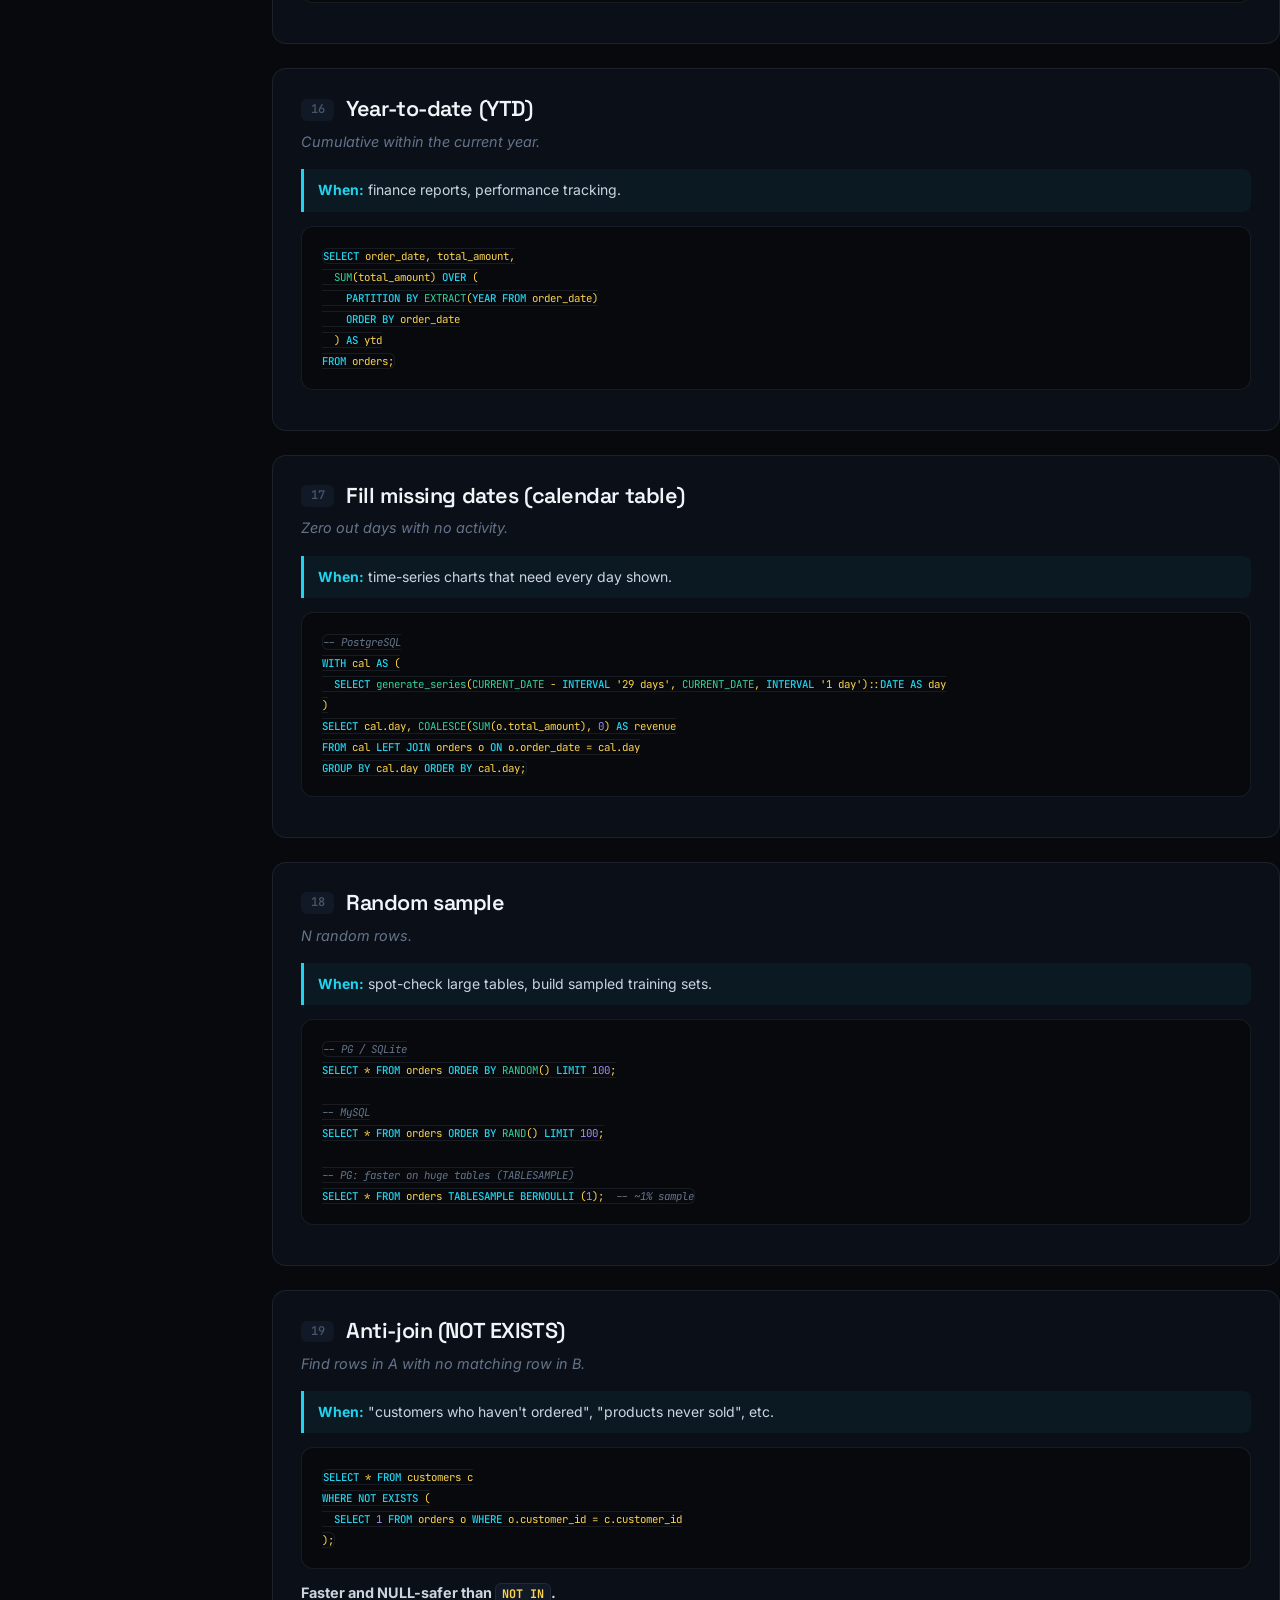
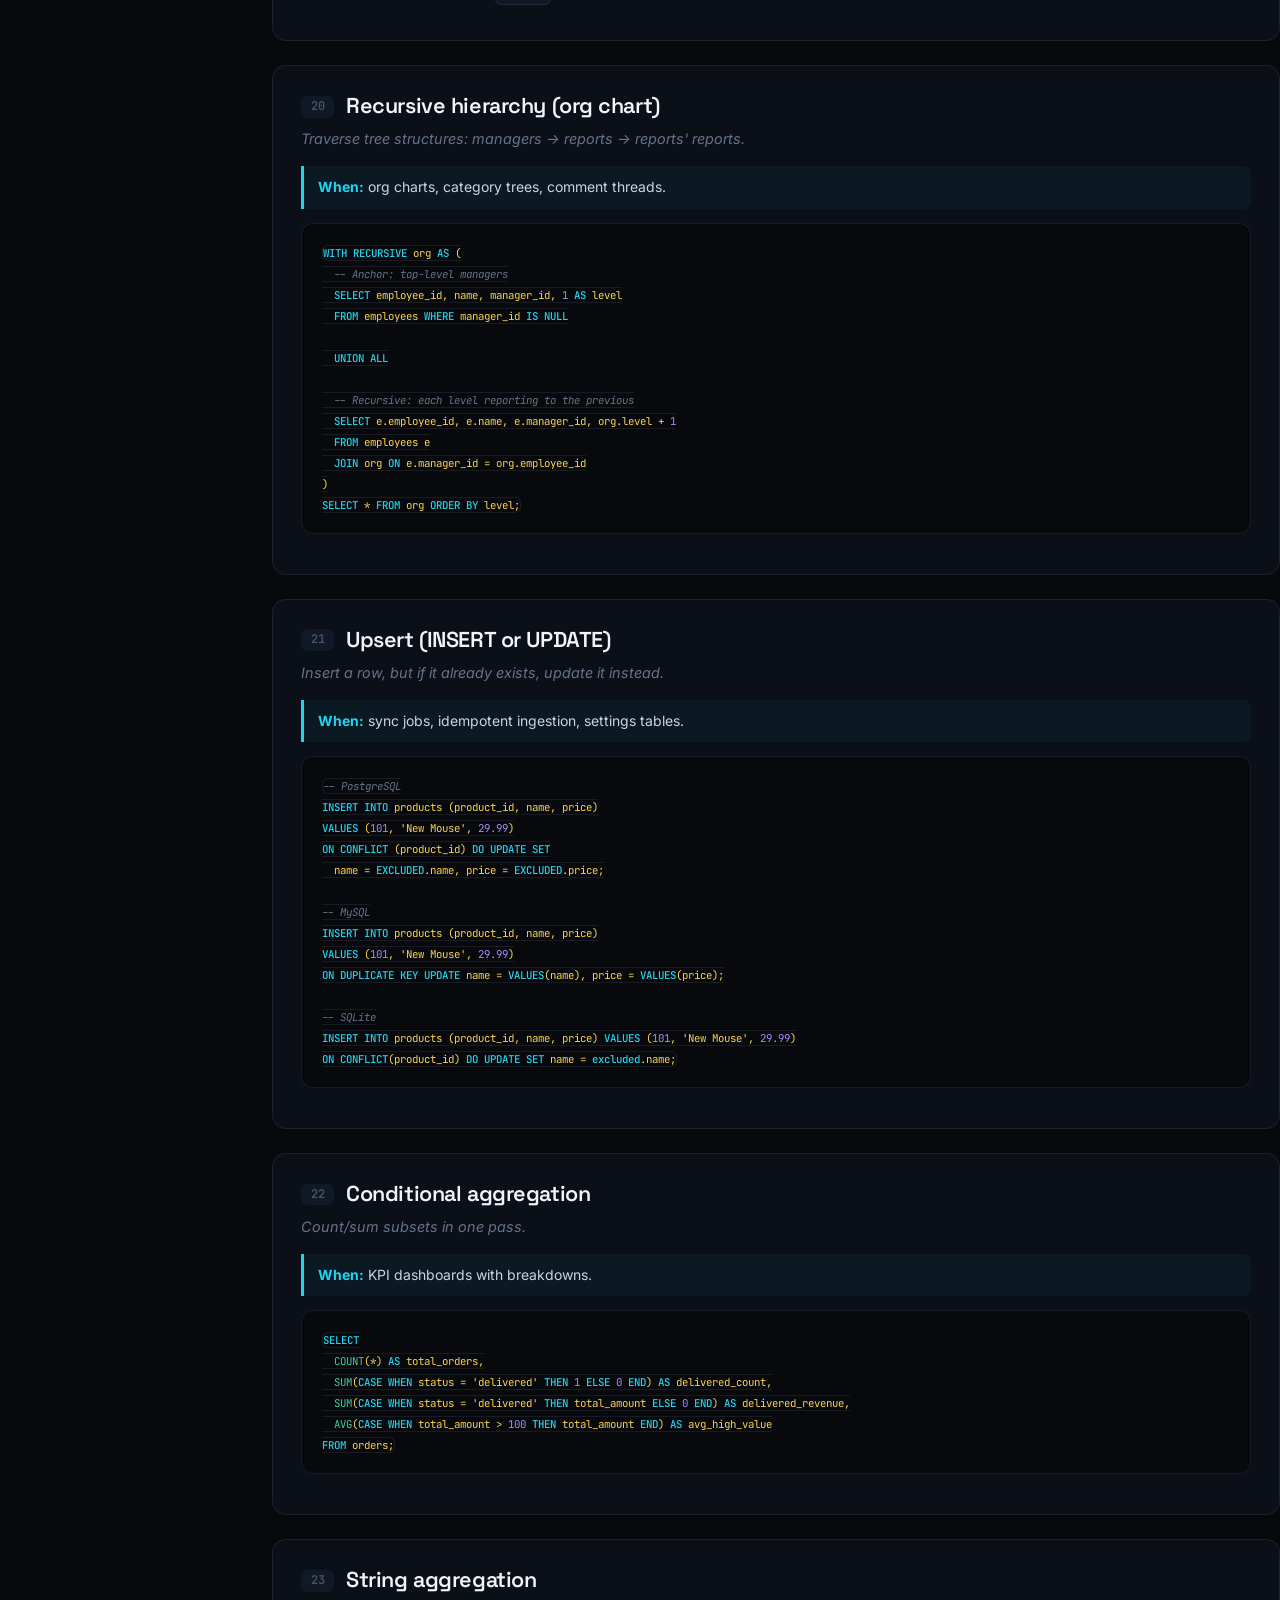
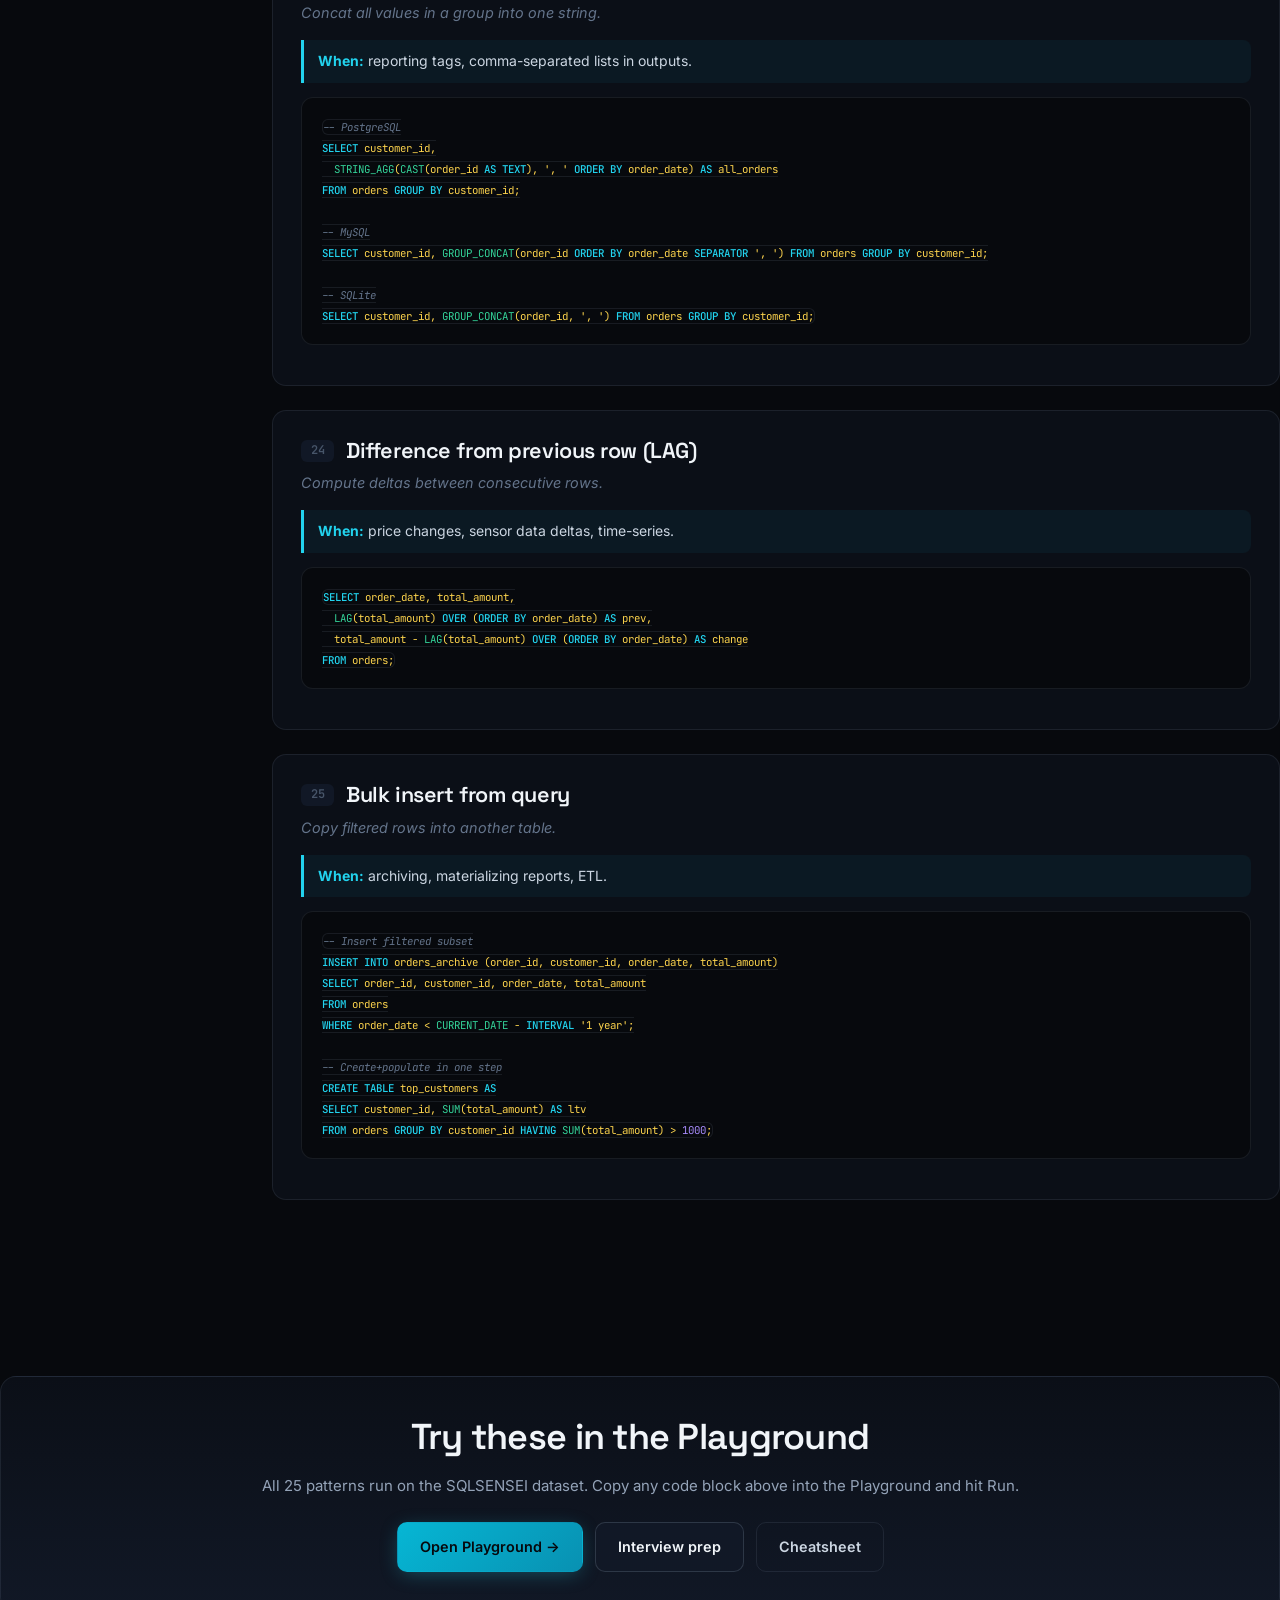
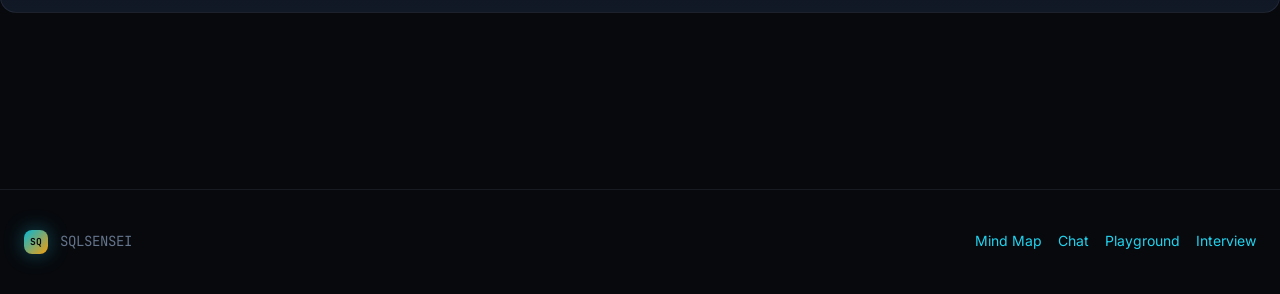
<file: patterns.html>
<!DOCTYPE html>
<html lang="en">
<head>
  <meta charset="UTF-8" />
  <meta name="viewport" content="width=device-width, initial-scale=1.0" />
  <title>SQL Patterns Library · SQLSENSEI</title>
  <meta name="description" content="The 25 SQL patterns and recipes that solve 95% of real-world data problems. Copy-paste ready, dialect-noted." />
  <link rel="preconnect" href="https://fonts.googleapis.com" />
  <link rel="preconnect" href="https://fonts.gstatic.com" crossorigin />
  <link href="https://fonts.googleapis.com/css2?family=Inter:wght@400;500;600;700&family=Space+Grotesk:wght@500;600;700&family=JetBrains+Mono:wght@400;500;600;700&display=swap" rel="stylesheet" />
  <link rel="stylesheet" href="assets/css/styles.css" />
  <link rel="stylesheet" href="assets/css/components.css" />
  <link rel="icon" href="data:image/svg+xml,%3Csvg xmlns='http://www.w3.org/2000/svg' viewBox='0 0 100 100'%3E%3Crect width='100' height='100' rx='22' fill='%2306b6d4'/%3E%3Ctext x='50' y='66' text-anchor='middle' font-family='monospace' font-size='52' font-weight='700' fill='%23000'%3ES%3C/text%3E%3C/svg%3E" />
  <style>
    .pat-grid { display: grid; grid-template-columns: 240px 1fr; gap: 32px; }
    .pat-toc { position: sticky; top: 80px; height: fit-content; background: var(--bg-1); border: 1px solid var(--line); border-radius: 12px; padding: 20px; max-height: calc(100vh - 100px); overflow-y: auto; }
    .pat-toc h3 { font-size: 0.7rem; text-transform: uppercase; letter-spacing: 0.08em; color: var(--ink-400); font-family: var(--font-mono); margin-bottom: 12px; }
    .pat-toc a { display: block; padding: 6px 8px; border-radius: 6px; color: var(--ink-300); font-size: 0.85rem; margin-bottom: 2px; }
    .pat-toc a:hover { background: var(--bg-2); color: var(--ink-100); }
    .pat { background: var(--bg-1); border: 1px solid var(--line); border-radius: 14px; padding: 28px; margin-bottom: 24px; scroll-margin-top: 80px; }
    .pat h2 { font-size: 1.35rem; margin-bottom: 6px; display: flex; align-items: center; gap: 12px; }
    .pat .pat-num { font-family: var(--font-mono); font-size: 0.75rem; color: var(--ink-500); background: var(--bg-2); padding: 4px 10px; border-radius: 6px; }
    .pat .pat-tagline { color: var(--ink-400); font-size: 0.9rem; font-style: italic; margin-bottom: 16px; }
    .pat .pat-when { background: rgba(34,211,238,0.05); border-left: 3px solid var(--cyan-400); padding: 10px 14px; border-radius: 0 8px 8px 0; margin: 14px 0; color: var(--ink-200); font-size: 0.875rem; }
    .pat .pat-when strong { color: var(--cyan-400); }
    .pat pre { font-size: 0.82rem; margin: 12px 0; }
    .pat p { font-size: 0.9rem; color: var(--ink-200); margin: 8px 0; }
    .pat code { font-size: 0.82em; }

    @media (max-width: 900px) {
      .pat-grid { grid-template-columns: 1fr; }
      .pat-toc { position: relative; top: 0; max-height: 320px; }
    }
  </style>
</head>
<body>

  <nav class="nav">
    <div class="nav-inner">
      <a href="index.html" class="brand">
        <span class="brand-mark">SQ</span>
        <span>SQL<span class="brand-suffix">SENSEI</span></span>
      </a>
      <ul class="nav-links">
        <li><a href="index.html">Home</a></li>
        <li><a href="mindmap.html">Learn</a></li>
        <li><a href="practice.html">Practice</a></li>
        <li><a href="company-practice.html">By Company</a></li>
        <li><a href="playground.html">Playground</a></li>
        <li><a href="interview.html">Interview</a></li>
        <li><a href="cheatsheet.html">Cheatsheet</a></li>
      </ul>
    </div>
  </nav>

  <main>
    <section class="container" style="padding: 56px 0 32px;">
      <div class="badge badge-violet mb-4"><span class="badge-dot"></span>25 patterns that solve 95% of real problems</div>
      <h1 style="font-size: clamp(2rem, 4vw, 3rem);">SQL Patterns Library</h1>
      <p class="text-ink-300 mt-4" style="max-width: 720px;">
        Common SQL recipes you'll reach for over and over in real jobs. Copy-paste ready,
        with dialect notes. Bookmark this page.
      </p>
    </section>

    <section class="container section-sm">
      <div class="pat-grid">

        <!-- TOC -->
        <aside class="pat-toc">
          <h3>📚 Patterns</h3>
          <a href="#p01">01 · Top-N per group</a>
          <a href="#p02">02 · Running total</a>
          <a href="#p03">03 · Moving average</a>
          <a href="#p04">04 · Latest row per group</a>
          <a href="#p05">05 · Find duplicates</a>
          <a href="#p06">06 · Delete duplicates</a>
          <a href="#p07">07 · Pivot rows to columns</a>
          <a href="#p08">08 · Unpivot columns to rows</a>
          <a href="#p09">09 · Find gaps in sequence</a>
          <a href="#p10">10 · Gaps and islands</a>
          <a href="#p11">11 · Sessionization</a>
          <a href="#p12">12 · Cohort retention</a>
          <a href="#p13">13 · Percentile / quartile</a>
          <a href="#p14">14 · Median</a>
          <a href="#p15">15 · Month-over-month growth</a>
          <a href="#p16">16 · Year-to-date</a>
          <a href="#p17">17 · Calendar / fill missing dates</a>
          <a href="#p18">18 · Random sample</a>
          <a href="#p19">19 · Anti-join (NOT EXISTS)</a>
          <a href="#p20">20 · Recursive hierarchy</a>
          <a href="#p21">21 · Upsert</a>
          <a href="#p22">22 · Conditional aggregation</a>
          <a href="#p23">23 · String split / aggregate</a>
          <a href="#p24">24 · Window LAG diff</a>
          <a href="#p25">25 · Bulk insert from query</a>
        </aside>

        <div>

          <!-- ========== 01 ========== -->
          <div class="pat" id="p01">
            <h2><span class="pat-num">01</span> Top-N per group</h2>
            <p class="pat-tagline">Get the top N rows within each group (top 3 products per category, etc).</p>
            <div class="pat-when"><strong>When:</strong> "Top X for each Y" — the most common analytics question.</div>
<pre><code><span class="sql-keyword">WITH</span> ranked <span class="sql-keyword">AS</span> (
  <span class="sql-keyword">SELECT</span> name, category, price,
    <span class="sql-fn">DENSE_RANK</span>() <span class="sql-keyword">OVER</span> (<span class="sql-keyword">PARTITION BY</span> category <span class="sql-keyword">ORDER BY</span> price <span class="sql-keyword">DESC</span>) <span class="sql-keyword">AS</span> rnk
  <span class="sql-keyword">FROM</span> products
)
<span class="sql-keyword">SELECT</span> * <span class="sql-keyword">FROM</span> ranked <span class="sql-keyword">WHERE</span> rnk &lt;= <span class="sql-number">3</span>;</code></pre>
            <p>Use <code>ROW_NUMBER</code> for exactly N (ties broken arbitrarily) · <code>RANK</code> for ties skipping · <code>DENSE_RANK</code> for distinct positions.</p>
          </div>

          <!-- ========== 02 ========== -->
          <div class="pat" id="p02">
            <h2><span class="pat-num">02</span> Running total</h2>
            <p class="pat-tagline">Cumulative sum that grows over time.</p>
            <div class="pat-when"><strong>When:</strong> account balances, sales-to-date, leaderboard scores.</div>
<pre><code><span class="sql-keyword">SELECT</span> order_id, order_date, total_amount,
  <span class="sql-fn">SUM</span>(total_amount) <span class="sql-keyword">OVER</span> (<span class="sql-keyword">ORDER BY</span> order_date) <span class="sql-keyword">AS</span> running_total
<span class="sql-keyword">FROM</span> orders;</code></pre>
            <p>Per-group running total: add <code>PARTITION BY group_col</code>.</p>
          </div>

          <!-- ========== 03 ========== -->
          <div class="pat" id="p03">
            <h2><span class="pat-num">03</span> Moving average (N-day)</h2>
            <p class="pat-tagline">Smooth out noisy time series.</p>
            <div class="pat-when"><strong>When:</strong> stock prices, traffic graphs, smoothing seasonality.</div>
<pre><code><span class="sql-keyword">SELECT</span> order_date, total_amount,
  <span class="sql-fn">AVG</span>(total_amount) <span class="sql-keyword">OVER</span> (
    <span class="sql-keyword">ORDER BY</span> order_date
    <span class="sql-keyword">ROWS BETWEEN</span> <span class="sql-number">6</span> <span class="sql-keyword">PRECEDING AND CURRENT ROW</span>
  ) <span class="sql-keyword">AS</span> ma_7day
<span class="sql-keyword">FROM</span> orders;</code></pre>
            <p><code>ROWS BETWEEN N PRECEDING AND CURRENT ROW</code> gives an N+1 row trailing window.</p>
          </div>

          <!-- ========== 04 ========== -->
          <div class="pat" id="p04">
            <h2><span class="pat-num">04</span> Latest row per group</h2>
            <p class="pat-tagline">Most recent order per customer, etc.</p>
            <div class="pat-when"><strong>When:</strong> "current state per X" — last login, most recent transaction.</div>
<pre><code><span class="sql-keyword">WITH</span> ranked <span class="sql-keyword">AS</span> (
  <span class="sql-keyword">SELECT</span> *,
    <span class="sql-fn">ROW_NUMBER</span>() <span class="sql-keyword">OVER</span> (<span class="sql-keyword">PARTITION BY</span> customer_id <span class="sql-keyword">ORDER BY</span> order_date <span class="sql-keyword">DESC</span>) <span class="sql-keyword">AS</span> rn
  <span class="sql-keyword">FROM</span> orders
)
<span class="sql-keyword">SELECT</span> * <span class="sql-keyword">FROM</span> ranked <span class="sql-keyword">WHERE</span> rn = <span class="sql-number">1</span>;</code></pre>
          </div>

          <!-- ========== 05 ========== -->
          <div class="pat" id="p05">
            <h2><span class="pat-num">05</span> Find duplicates</h2>
            <p class="pat-tagline">Detect rows that shouldn't exist twice.</p>
            <div class="pat-when"><strong>When:</strong> data quality checks, dedupe planning.</div>
<pre><code><span class="sql-keyword">SELECT</span> email, <span class="sql-fn">COUNT</span>(*) <span class="sql-keyword">AS</span> dup_count
<span class="sql-keyword">FROM</span> customers
<span class="sql-keyword">GROUP BY</span> email
<span class="sql-keyword">HAVING</span> <span class="sql-fn">COUNT</span>(*) &gt; <span class="sql-number">1</span>;</code></pre>
          </div>

          <!-- ========== 06 ========== -->
          <div class="pat" id="p06">
            <h2><span class="pat-num">06</span> Delete duplicates (keep one)</h2>
            <p class="pat-tagline">De-duplicate, retaining the row with the lowest ID.</p>
            <div class="pat-when"><strong>When:</strong> data cleanup — always run inside a transaction.</div>
<pre><code><span class="sql-keyword">DELETE FROM</span> customers
<span class="sql-keyword">WHERE</span> customer_id <span class="sql-keyword">NOT IN</span> (
  <span class="sql-keyword">SELECT</span> <span class="sql-fn">MIN</span>(customer_id) <span class="sql-keyword">FROM</span> customers <span class="sql-keyword">GROUP BY</span> email
);</code></pre>
            <p>⚠️ Always preview with <code>SELECT</code> first. Wrap in <code>BEGIN ... COMMIT</code>.</p>
          </div>

          <!-- ========== 07 ========== -->
          <div class="pat" id="p07">
            <h2><span class="pat-num">07</span> Pivot rows to columns</h2>
            <p class="pat-tagline">Transform long format to wide format (no PIVOT needed).</p>
            <div class="pat-when"><strong>When:</strong> dashboards expecting one column per category.</div>
<pre><code><span class="sql-keyword">SELECT</span> customer_id,
  <span class="sql-fn">SUM</span>(<span class="sql-keyword">CASE WHEN</span> status = <span class="sql-string">'delivered'</span> <span class="sql-keyword">THEN</span> <span class="sql-number">1</span> <span class="sql-keyword">ELSE</span> <span class="sql-number">0</span> <span class="sql-keyword">END</span>) <span class="sql-keyword">AS</span> delivered,
  <span class="sql-fn">SUM</span>(<span class="sql-keyword">CASE WHEN</span> status = <span class="sql-string">'pending'</span> <span class="sql-keyword">THEN</span> <span class="sql-number">1</span> <span class="sql-keyword">ELSE</span> <span class="sql-number">0</span> <span class="sql-keyword">END</span>) <span class="sql-keyword">AS</span> pending,
  <span class="sql-fn">SUM</span>(<span class="sql-keyword">CASE WHEN</span> status = <span class="sql-string">'cancelled'</span> <span class="sql-keyword">THEN</span> <span class="sql-number">1</span> <span class="sql-keyword">ELSE</span> <span class="sql-number">0</span> <span class="sql-keyword">END</span>) <span class="sql-keyword">AS</span> cancelled
<span class="sql-keyword">FROM</span> orders <span class="sql-keyword">GROUP BY</span> customer_id;</code></pre>
            <p><strong>Conditional aggregation</strong> works on every database, unlike vendor-specific <code>PIVOT</code> syntax.</p>
          </div>

          <!-- ========== 08 ========== -->
          <div class="pat" id="p08">
            <h2><span class="pat-num">08</span> Unpivot columns to rows</h2>
            <p class="pat-tagline">Reverse of pivot — wide to long.</p>
            <div class="pat-when"><strong>When:</strong> normalizing a denormalized export, prepping data for BI.</div>
<pre><code><span class="sql-keyword">SELECT</span> id, <span class="sql-string">'q1'</span> <span class="sql-keyword">AS</span> quarter, q1_sales <span class="sql-keyword">AS</span> sales <span class="sql-keyword">FROM</span> sales_wide
<span class="sql-keyword">UNION ALL</span>
<span class="sql-keyword">SELECT</span> id, <span class="sql-string">'q2'</span>, q2_sales <span class="sql-keyword">FROM</span> sales_wide
<span class="sql-keyword">UNION ALL</span>
<span class="sql-keyword">SELECT</span> id, <span class="sql-string">'q3'</span>, q3_sales <span class="sql-keyword">FROM</span> sales_wide
<span class="sql-keyword">UNION ALL</span>
<span class="sql-keyword">SELECT</span> id, <span class="sql-string">'q4'</span>, q4_sales <span class="sql-keyword">FROM</span> sales_wide;</code></pre>
          </div>

          <!-- ========== 09 ========== -->
          <div class="pat" id="p09">
            <h2><span class="pat-num">09</span> Find gaps in a sequence</h2>
            <p class="pat-tagline">Missing IDs, missing dates.</p>
            <div class="pat-when"><strong>When:</strong> auditing data integrity, finding missing invoice numbers.</div>
<pre><code><span class="sql-keyword">SELECT</span> id + <span class="sql-number">1</span> <span class="sql-keyword">AS</span> missing_id_start,
  <span class="sql-fn">LEAD</span>(id) <span class="sql-keyword">OVER</span> (<span class="sql-keyword">ORDER BY</span> id) - <span class="sql-number">1</span> <span class="sql-keyword">AS</span> missing_id_end
<span class="sql-keyword">FROM</span> invoices
<span class="sql-keyword">WHERE</span> <span class="sql-fn">LEAD</span>(id) <span class="sql-keyword">OVER</span> (<span class="sql-keyword">ORDER BY</span> id) - id &gt; <span class="sql-number">1</span>;</code></pre>
          </div>

          <!-- ========== 10 ========== -->
          <div class="pat" id="p10">
            <h2><span class="pat-num">10</span> Gaps and islands (consecutive runs)</h2>
            <p class="pat-tagline">Group consecutive rows with the same value or consecutive dates.</p>
            <div class="pat-when"><strong>When:</strong> longest streaks, consecutive wins, sessions.</div>
<pre><code><span class="sql-keyword">WITH</span> grp <span class="sql-keyword">AS</span> (
  <span class="sql-keyword">SELECT</span> user_id, login_date,
    login_date - <span class="sql-fn">ROW_NUMBER</span>() <span class="sql-keyword">OVER</span> (<span class="sql-keyword">PARTITION BY</span> user_id <span class="sql-keyword">ORDER BY</span> login_date) * <span class="sql-keyword">INTERVAL</span> <span class="sql-string">'1 day'</span> <span class="sql-keyword">AS</span> streak_id
  <span class="sql-keyword">FROM</span> logins
)
<span class="sql-keyword">SELECT</span> user_id, <span class="sql-fn">MIN</span>(login_date) <span class="sql-keyword">AS</span> start_date, <span class="sql-fn">MAX</span>(login_date) <span class="sql-keyword">AS</span> end_date, <span class="sql-fn">COUNT</span>(*) <span class="sql-keyword">AS</span> streak_length
<span class="sql-keyword">FROM</span> grp <span class="sql-keyword">GROUP BY</span> user_id, streak_id;</code></pre>
          </div>

          <!-- ========== 11 ========== -->
          <div class="pat" id="p11">
            <h2><span class="pat-num">11</span> Sessionization (group events by inactivity gap)</h2>
            <p class="pat-tagline">Bucket events into sessions when gap > N minutes.</p>
            <div class="pat-when"><strong>When:</strong> product analytics, user behavior funnels.</div>
<pre><code><span class="sql-keyword">WITH</span> gapped <span class="sql-keyword">AS</span> (
  <span class="sql-keyword">SELECT</span> user_id, ts,
    <span class="sql-keyword">CASE WHEN</span> ts - <span class="sql-fn">LAG</span>(ts) <span class="sql-keyword">OVER</span> (<span class="sql-keyword">PARTITION BY</span> user_id <span class="sql-keyword">ORDER BY</span> ts) &gt; <span class="sql-keyword">INTERVAL</span> <span class="sql-string">'30 minutes'</span>
         <span class="sql-keyword">THEN</span> <span class="sql-number">1</span> <span class="sql-keyword">ELSE</span> <span class="sql-number">0</span> <span class="sql-keyword">END</span> <span class="sql-keyword">AS</span> new_session
  <span class="sql-keyword">FROM</span> events
)
<span class="sql-keyword">SELECT</span> user_id, ts,
  <span class="sql-fn">SUM</span>(new_session) <span class="sql-keyword">OVER</span> (<span class="sql-keyword">PARTITION BY</span> user_id <span class="sql-keyword">ORDER BY</span> ts) <span class="sql-keyword">AS</span> session_id
<span class="sql-keyword">FROM</span> gapped;</code></pre>
          </div>

          <!-- ========== 12 ========== -->
          <div class="pat" id="p12">
            <h2><span class="pat-num">12</span> Cohort retention</h2>
            <p class="pat-tagline">% of users from cohort X still active in month X+N.</p>
            <div class="pat-when"><strong>When:</strong> startup metrics, product analytics, growth dashboards.</div>
<pre><code><span class="sql-keyword">WITH</span> cohorts <span class="sql-keyword">AS</span> (
  <span class="sql-keyword">SELECT</span> user_id, <span class="sql-fn">DATE_TRUNC</span>(<span class="sql-string">'month'</span>, signup_date) <span class="sql-keyword">AS</span> cohort_month
  <span class="sql-keyword">FROM</span> users
)
<span class="sql-keyword">SELECT</span> c.cohort_month,
  <span class="sql-fn">DATE_PART</span>(<span class="sql-string">'month'</span>, <span class="sql-fn">AGE</span>(a.activity_month, c.cohort_month)) <span class="sql-keyword">AS</span> months_since,
  <span class="sql-fn">COUNT</span>(<span class="sql-keyword">DISTINCT</span> a.user_id) <span class="sql-keyword">AS</span> active_users
<span class="sql-keyword">FROM</span> cohorts c
<span class="sql-keyword">JOIN</span> activity a <span class="sql-keyword">USING</span> (user_id)
<span class="sql-keyword">GROUP BY</span> c.cohort_month, months_since;</code></pre>
          </div>

          <!-- ========== 13 ========== -->
          <div class="pat" id="p13">
            <h2><span class="pat-num">13</span> Percentile / quartile</h2>
            <p class="pat-tagline">Find the 75th percentile salary.</p>
            <div class="pat-when"><strong>When:</strong> statistical analysis, removing outliers.</div>
<pre><code><span class="sql-comment">-- PostgreSQL / Oracle</span>
<span class="sql-keyword">SELECT</span> <span class="sql-fn">PERCENTILE_CONT</span>(<span class="sql-number">0.75</span>) <span class="sql-keyword">WITHIN GROUP</span> (<span class="sql-keyword">ORDER BY</span> salary) <span class="sql-keyword">AS</span> p75
<span class="sql-keyword">FROM</span> employees;

<span class="sql-comment">-- Portable using NTILE</span>
<span class="sql-keyword">SELECT</span> <span class="sql-fn">MAX</span>(salary) <span class="sql-keyword">FROM</span> (
  <span class="sql-keyword">SELECT</span> salary, <span class="sql-fn">NTILE</span>(<span class="sql-number">4</span>) <span class="sql-keyword">OVER</span> (<span class="sql-keyword">ORDER BY</span> salary) <span class="sql-keyword">AS</span> q
  <span class="sql-keyword">FROM</span> employees
) t <span class="sql-keyword">WHERE</span> q = <span class="sql-number">3</span>;</code></pre>
          </div>

          <!-- ========== 14 ========== -->
          <div class="pat" id="p14">
            <h2><span class="pat-num">14</span> Median (no MEDIAN function)</h2>
            <p class="pat-tagline">Portable median computation.</p>
            <div class="pat-when"><strong>When:</strong> robust to outliers, salary reporting, etc.</div>
<pre><code><span class="sql-keyword">WITH</span> ranked <span class="sql-keyword">AS</span> (
  <span class="sql-keyword">SELECT</span> salary,
    <span class="sql-fn">ROW_NUMBER</span>() <span class="sql-keyword">OVER</span> (<span class="sql-keyword">ORDER BY</span> salary) <span class="sql-keyword">AS</span> rn,
    <span class="sql-fn">COUNT</span>(*) <span class="sql-keyword">OVER</span> () <span class="sql-keyword">AS</span> cnt
  <span class="sql-keyword">FROM</span> employees
)
<span class="sql-keyword">SELECT</span> <span class="sql-fn">AVG</span>(salary) <span class="sql-keyword">AS</span> median
<span class="sql-keyword">FROM</span> ranked
<span class="sql-keyword">WHERE</span> rn <span class="sql-keyword">IN</span> ((cnt + <span class="sql-number">1</span>) / <span class="sql-number">2</span>, (cnt + <span class="sql-number">2</span>) / <span class="sql-number">2</span>);</code></pre>
          </div>

          <!-- ========== 15 ========== -->
          <div class="pat" id="p15">
            <h2><span class="pat-num">15</span> Month-over-month growth %</h2>
            <p class="pat-tagline">Compare each month to the previous.</p>
            <div class="pat-when"><strong>When:</strong> executive dashboards, board decks, finance reports.</div>
<pre><code><span class="sql-keyword">WITH</span> monthly <span class="sql-keyword">AS</span> (
  <span class="sql-keyword">SELECT</span> <span class="sql-fn">DATE_TRUNC</span>(<span class="sql-string">'month'</span>, order_date) <span class="sql-keyword">AS</span> month, <span class="sql-fn">SUM</span>(total_amount) <span class="sql-keyword">AS</span> rev
  <span class="sql-keyword">FROM</span> orders <span class="sql-keyword">GROUP BY</span> <span class="sql-fn">DATE_TRUNC</span>(<span class="sql-string">'month'</span>, order_date)
)
<span class="sql-keyword">SELECT</span> month, rev,
  <span class="sql-fn">LAG</span>(rev) <span class="sql-keyword">OVER</span> (<span class="sql-keyword">ORDER BY</span> month) <span class="sql-keyword">AS</span> prev_rev,
  <span class="sql-fn">ROUND</span>(<span class="sql-number">100.0</span> * (rev - <span class="sql-fn">LAG</span>(rev) <span class="sql-keyword">OVER</span> (<span class="sql-keyword">ORDER BY</span> month)) / <span class="sql-fn">LAG</span>(rev) <span class="sql-keyword">OVER</span> (<span class="sql-keyword">ORDER BY</span> month), <span class="sql-number">2</span>) <span class="sql-keyword">AS</span> growth_pct
<span class="sql-keyword">FROM</span> monthly;</code></pre>
          </div>

          <!-- ========== 16 ========== -->
          <div class="pat" id="p16">
            <h2><span class="pat-num">16</span> Year-to-date (YTD)</h2>
            <p class="pat-tagline">Cumulative within the current year.</p>
            <div class="pat-when"><strong>When:</strong> finance reports, performance tracking.</div>
<pre><code><span class="sql-keyword">SELECT</span> order_date, total_amount,
  <span class="sql-fn">SUM</span>(total_amount) <span class="sql-keyword">OVER</span> (
    <span class="sql-keyword">PARTITION BY</span> <span class="sql-fn">EXTRACT</span>(<span class="sql-keyword">YEAR FROM</span> order_date)
    <span class="sql-keyword">ORDER BY</span> order_date
  ) <span class="sql-keyword">AS</span> ytd
<span class="sql-keyword">FROM</span> orders;</code></pre>
          </div>

          <!-- ========== 17 ========== -->
          <div class="pat" id="p17">
            <h2><span class="pat-num">17</span> Fill missing dates (calendar table)</h2>
            <p class="pat-tagline">Zero out days with no activity.</p>
            <div class="pat-when"><strong>When:</strong> time-series charts that need every day shown.</div>
<pre><code><span class="sql-comment">-- PostgreSQL</span>
<span class="sql-keyword">WITH</span> cal <span class="sql-keyword">AS</span> (
  <span class="sql-keyword">SELECT</span> <span class="sql-fn">generate_series</span>(<span class="sql-fn">CURRENT_DATE</span> - <span class="sql-keyword">INTERVAL</span> <span class="sql-string">'29 days'</span>, <span class="sql-fn">CURRENT_DATE</span>, <span class="sql-keyword">INTERVAL</span> <span class="sql-string">'1 day'</span>)::<span class="sql-keyword">DATE</span> <span class="sql-keyword">AS</span> day
)
<span class="sql-keyword">SELECT</span> cal.day, <span class="sql-fn">COALESCE</span>(<span class="sql-fn">SUM</span>(o.total_amount), <span class="sql-number">0</span>) <span class="sql-keyword">AS</span> revenue
<span class="sql-keyword">FROM</span> cal <span class="sql-keyword">LEFT JOIN</span> orders o <span class="sql-keyword">ON</span> o.order_date = cal.day
<span class="sql-keyword">GROUP BY</span> cal.day <span class="sql-keyword">ORDER BY</span> cal.day;</code></pre>
          </div>

          <!-- ========== 18 ========== -->
          <div class="pat" id="p18">
            <h2><span class="pat-num">18</span> Random sample</h2>
            <p class="pat-tagline">N random rows.</p>
            <div class="pat-when"><strong>When:</strong> spot-check large tables, build sampled training sets.</div>
<pre><code><span class="sql-comment">-- PG / SQLite</span>
<span class="sql-keyword">SELECT</span> * <span class="sql-keyword">FROM</span> orders <span class="sql-keyword">ORDER BY</span> <span class="sql-fn">RANDOM</span>() <span class="sql-keyword">LIMIT</span> <span class="sql-number">100</span>;

<span class="sql-comment">-- MySQL</span>
<span class="sql-keyword">SELECT</span> * <span class="sql-keyword">FROM</span> orders <span class="sql-keyword">ORDER BY</span> <span class="sql-fn">RAND</span>() <span class="sql-keyword">LIMIT</span> <span class="sql-number">100</span>;

<span class="sql-comment">-- PG: faster on huge tables (TABLESAMPLE)</span>
<span class="sql-keyword">SELECT</span> * <span class="sql-keyword">FROM</span> orders <span class="sql-keyword">TABLESAMPLE BERNOULLI</span> (<span class="sql-number">1</span>);  <span class="sql-comment">-- ~1% sample</span></code></pre>
          </div>

          <!-- ========== 19 ========== -->
          <div class="pat" id="p19">
            <h2><span class="pat-num">19</span> Anti-join (NOT EXISTS)</h2>
            <p class="pat-tagline">Find rows in A with no matching row in B.</p>
            <div class="pat-when"><strong>When:</strong> "customers who haven't ordered", "products never sold", etc.</div>
<pre><code><span class="sql-keyword">SELECT</span> * <span class="sql-keyword">FROM</span> customers c
<span class="sql-keyword">WHERE NOT EXISTS</span> (
  <span class="sql-keyword">SELECT</span> <span class="sql-number">1</span> <span class="sql-keyword">FROM</span> orders o <span class="sql-keyword">WHERE</span> o.customer_id = c.customer_id
);</code></pre>
            <p><strong>Faster and NULL-safer than <code>NOT IN</code>.</strong></p>
          </div>

          <!-- ========== 20 ========== -->
          <div class="pat" id="p20">
            <h2><span class="pat-num">20</span> Recursive hierarchy (org chart)</h2>
            <p class="pat-tagline">Traverse tree structures: managers → reports → reports' reports.</p>
            <div class="pat-when"><strong>When:</strong> org charts, category trees, comment threads.</div>
<pre><code><span class="sql-keyword">WITH RECURSIVE</span> org <span class="sql-keyword">AS</span> (
  <span class="sql-comment">-- Anchor: top-level managers</span>
  <span class="sql-keyword">SELECT</span> employee_id, name, manager_id, <span class="sql-number">1</span> <span class="sql-keyword">AS</span> level
  <span class="sql-keyword">FROM</span> employees <span class="sql-keyword">WHERE</span> manager_id <span class="sql-keyword">IS NULL</span>

  <span class="sql-keyword">UNION ALL</span>

  <span class="sql-comment">-- Recursive: each level reporting to the previous</span>
  <span class="sql-keyword">SELECT</span> e.employee_id, e.name, e.manager_id, org.level + <span class="sql-number">1</span>
  <span class="sql-keyword">FROM</span> employees e
  <span class="sql-keyword">JOIN</span> org <span class="sql-keyword">ON</span> e.manager_id = org.employee_id
)
<span class="sql-keyword">SELECT</span> * <span class="sql-keyword">FROM</span> org <span class="sql-keyword">ORDER BY</span> level;</code></pre>
          </div>

          <!-- ========== 21 ========== -->
          <div class="pat" id="p21">
            <h2><span class="pat-num">21</span> Upsert (INSERT or UPDATE)</h2>
            <p class="pat-tagline">Insert a row, but if it already exists, update it instead.</p>
            <div class="pat-when"><strong>When:</strong> sync jobs, idempotent ingestion, settings tables.</div>
<pre><code><span class="sql-comment">-- PostgreSQL</span>
<span class="sql-keyword">INSERT INTO</span> products (product_id, name, price)
<span class="sql-keyword">VALUES</span> (<span class="sql-number">101</span>, <span class="sql-string">'New Mouse'</span>, <span class="sql-number">29.99</span>)
<span class="sql-keyword">ON CONFLICT</span> (product_id) <span class="sql-keyword">DO UPDATE SET</span>
  name = <span class="sql-keyword">EXCLUDED</span>.name, price = <span class="sql-keyword">EXCLUDED</span>.price;

<span class="sql-comment">-- MySQL</span>
<span class="sql-keyword">INSERT INTO</span> products (product_id, name, price)
<span class="sql-keyword">VALUES</span> (<span class="sql-number">101</span>, <span class="sql-string">'New Mouse'</span>, <span class="sql-number">29.99</span>)
<span class="sql-keyword">ON DUPLICATE KEY UPDATE</span> name = <span class="sql-keyword">VALUES</span>(name), price = <span class="sql-keyword">VALUES</span>(price);

<span class="sql-comment">-- SQLite</span>
<span class="sql-keyword">INSERT INTO</span> products (product_id, name, price) <span class="sql-keyword">VALUES</span> (<span class="sql-number">101</span>, <span class="sql-string">'New Mouse'</span>, <span class="sql-number">29.99</span>)
<span class="sql-keyword">ON CONFLICT</span>(product_id) <span class="sql-keyword">DO UPDATE SET</span> name = <span class="sql-keyword">excluded</span>.name;</code></pre>
          </div>

          <!-- ========== 22 ========== -->
          <div class="pat" id="p22">
            <h2><span class="pat-num">22</span> Conditional aggregation</h2>
            <p class="pat-tagline">Count/sum subsets in one pass.</p>
            <div class="pat-when"><strong>When:</strong> KPI dashboards with breakdowns.</div>
<pre><code><span class="sql-keyword">SELECT</span>
  <span class="sql-fn">COUNT</span>(*) <span class="sql-keyword">AS</span> total_orders,
  <span class="sql-fn">SUM</span>(<span class="sql-keyword">CASE WHEN</span> status = <span class="sql-string">'delivered'</span> <span class="sql-keyword">THEN</span> <span class="sql-number">1</span> <span class="sql-keyword">ELSE</span> <span class="sql-number">0</span> <span class="sql-keyword">END</span>) <span class="sql-keyword">AS</span> delivered_count,
  <span class="sql-fn">SUM</span>(<span class="sql-keyword">CASE WHEN</span> status = <span class="sql-string">'delivered'</span> <span class="sql-keyword">THEN</span> total_amount <span class="sql-keyword">ELSE</span> <span class="sql-number">0</span> <span class="sql-keyword">END</span>) <span class="sql-keyword">AS</span> delivered_revenue,
  <span class="sql-fn">AVG</span>(<span class="sql-keyword">CASE WHEN</span> total_amount &gt; <span class="sql-number">100</span> <span class="sql-keyword">THEN</span> total_amount <span class="sql-keyword">END</span>) <span class="sql-keyword">AS</span> avg_high_value
<span class="sql-keyword">FROM</span> orders;</code></pre>
          </div>

          <!-- ========== 23 ========== -->
          <div class="pat" id="p23">
            <h2><span class="pat-num">23</span> String aggregation</h2>
            <p class="pat-tagline">Concat all values in a group into one string.</p>
            <div class="pat-when"><strong>When:</strong> reporting tags, comma-separated lists in outputs.</div>
<pre><code><span class="sql-comment">-- PostgreSQL</span>
<span class="sql-keyword">SELECT</span> customer_id,
  <span class="sql-fn">STRING_AGG</span>(<span class="sql-fn">CAST</span>(order_id <span class="sql-keyword">AS TEXT</span>), <span class="sql-string">', '</span> <span class="sql-keyword">ORDER BY</span> order_date) <span class="sql-keyword">AS</span> all_orders
<span class="sql-keyword">FROM</span> orders <span class="sql-keyword">GROUP BY</span> customer_id;

<span class="sql-comment">-- MySQL</span>
<span class="sql-keyword">SELECT</span> customer_id, <span class="sql-fn">GROUP_CONCAT</span>(order_id <span class="sql-keyword">ORDER BY</span> order_date <span class="sql-keyword">SEPARATOR</span> <span class="sql-string">', '</span>) <span class="sql-keyword">FROM</span> orders <span class="sql-keyword">GROUP BY</span> customer_id;

<span class="sql-comment">-- SQLite</span>
<span class="sql-keyword">SELECT</span> customer_id, <span class="sql-fn">GROUP_CONCAT</span>(order_id, <span class="sql-string">', '</span>) <span class="sql-keyword">FROM</span> orders <span class="sql-keyword">GROUP BY</span> customer_id;</code></pre>
          </div>

          <!-- ========== 24 ========== -->
          <div class="pat" id="p24">
            <h2><span class="pat-num">24</span> Difference from previous row (LAG)</h2>
            <p class="pat-tagline">Compute deltas between consecutive rows.</p>
            <div class="pat-when"><strong>When:</strong> price changes, sensor data deltas, time-series.</div>
<pre><code><span class="sql-keyword">SELECT</span> order_date, total_amount,
  <span class="sql-fn">LAG</span>(total_amount) <span class="sql-keyword">OVER</span> (<span class="sql-keyword">ORDER BY</span> order_date) <span class="sql-keyword">AS</span> prev,
  total_amount - <span class="sql-fn">LAG</span>(total_amount) <span class="sql-keyword">OVER</span> (<span class="sql-keyword">ORDER BY</span> order_date) <span class="sql-keyword">AS</span> change
<span class="sql-keyword">FROM</span> orders;</code></pre>
          </div>

          <!-- ========== 25 ========== -->
          <div class="pat" id="p25">
            <h2><span class="pat-num">25</span> Bulk insert from query</h2>
            <p class="pat-tagline">Copy filtered rows into another table.</p>
            <div class="pat-when"><strong>When:</strong> archiving, materializing reports, ETL.</div>
<pre><code><span class="sql-comment">-- Insert filtered subset</span>
<span class="sql-keyword">INSERT INTO</span> orders_archive (order_id, customer_id, order_date, total_amount)
<span class="sql-keyword">SELECT</span> order_id, customer_id, order_date, total_amount
<span class="sql-keyword">FROM</span> orders
<span class="sql-keyword">WHERE</span> order_date &lt; <span class="sql-fn">CURRENT_DATE</span> - <span class="sql-keyword">INTERVAL</span> <span class="sql-string">'1 year'</span>;

<span class="sql-comment">-- Create+populate in one step</span>
<span class="sql-keyword">CREATE TABLE</span> top_customers <span class="sql-keyword">AS</span>
<span class="sql-keyword">SELECT</span> customer_id, <span class="sql-fn">SUM</span>(total_amount) <span class="sql-keyword">AS</span> ltv
<span class="sql-keyword">FROM</span> orders <span class="sql-keyword">GROUP BY</span> customer_id <span class="sql-keyword">HAVING</span> <span class="sql-fn">SUM</span>(total_amount) &gt; <span class="sql-number">1000</span>;</code></pre>
          </div>

        </div>
      </div>
    </section>

    <section class="container section">
      <div class="card text-center" style="padding: 40px 32px;">
        <h2 class="mb-4">Try these in the Playground</h2>
        <p class="text-ink-300 mb-6">All 25 patterns run on the SQLSENSEI dataset. Copy any code block above into the Playground and hit Run.</p>
        <div class="flex gap-3 justify-center" style="flex-wrap: wrap;">
          <a href="playground.html" class="btn btn-primary">Open Playground →</a>
          <a href="interview.html" class="btn btn-secondary">Interview prep</a>
          <a href="cheatsheet.html" class="btn btn-ghost">Cheatsheet</a>
        </div>
      </div>
    </section>
  </main>

  <footer class="footer">
    <div class="container footer-inner">
      <div class="flex items-center gap-3">
        <span class="brand-mark" style="width: 24px; height: 24px; font-size: 0.6rem;">SQ</span>
        <span class="mono text-sm">SQLSENSEI</span>
      </div>
      <div class="flex gap-4 text-sm">
        <a href="mindmap.html">Mind Map</a>
        <a href="chat.html">Chat</a>
        <a href="playground.html">Playground</a>
        <a href="interview.html">Interview</a>
      </div>
    </div>
  </footer>

  <script src="assets/js/data/curriculum.js"></script>
  <script src="assets/js/app.js"></script>
</body>
</html>
</file>
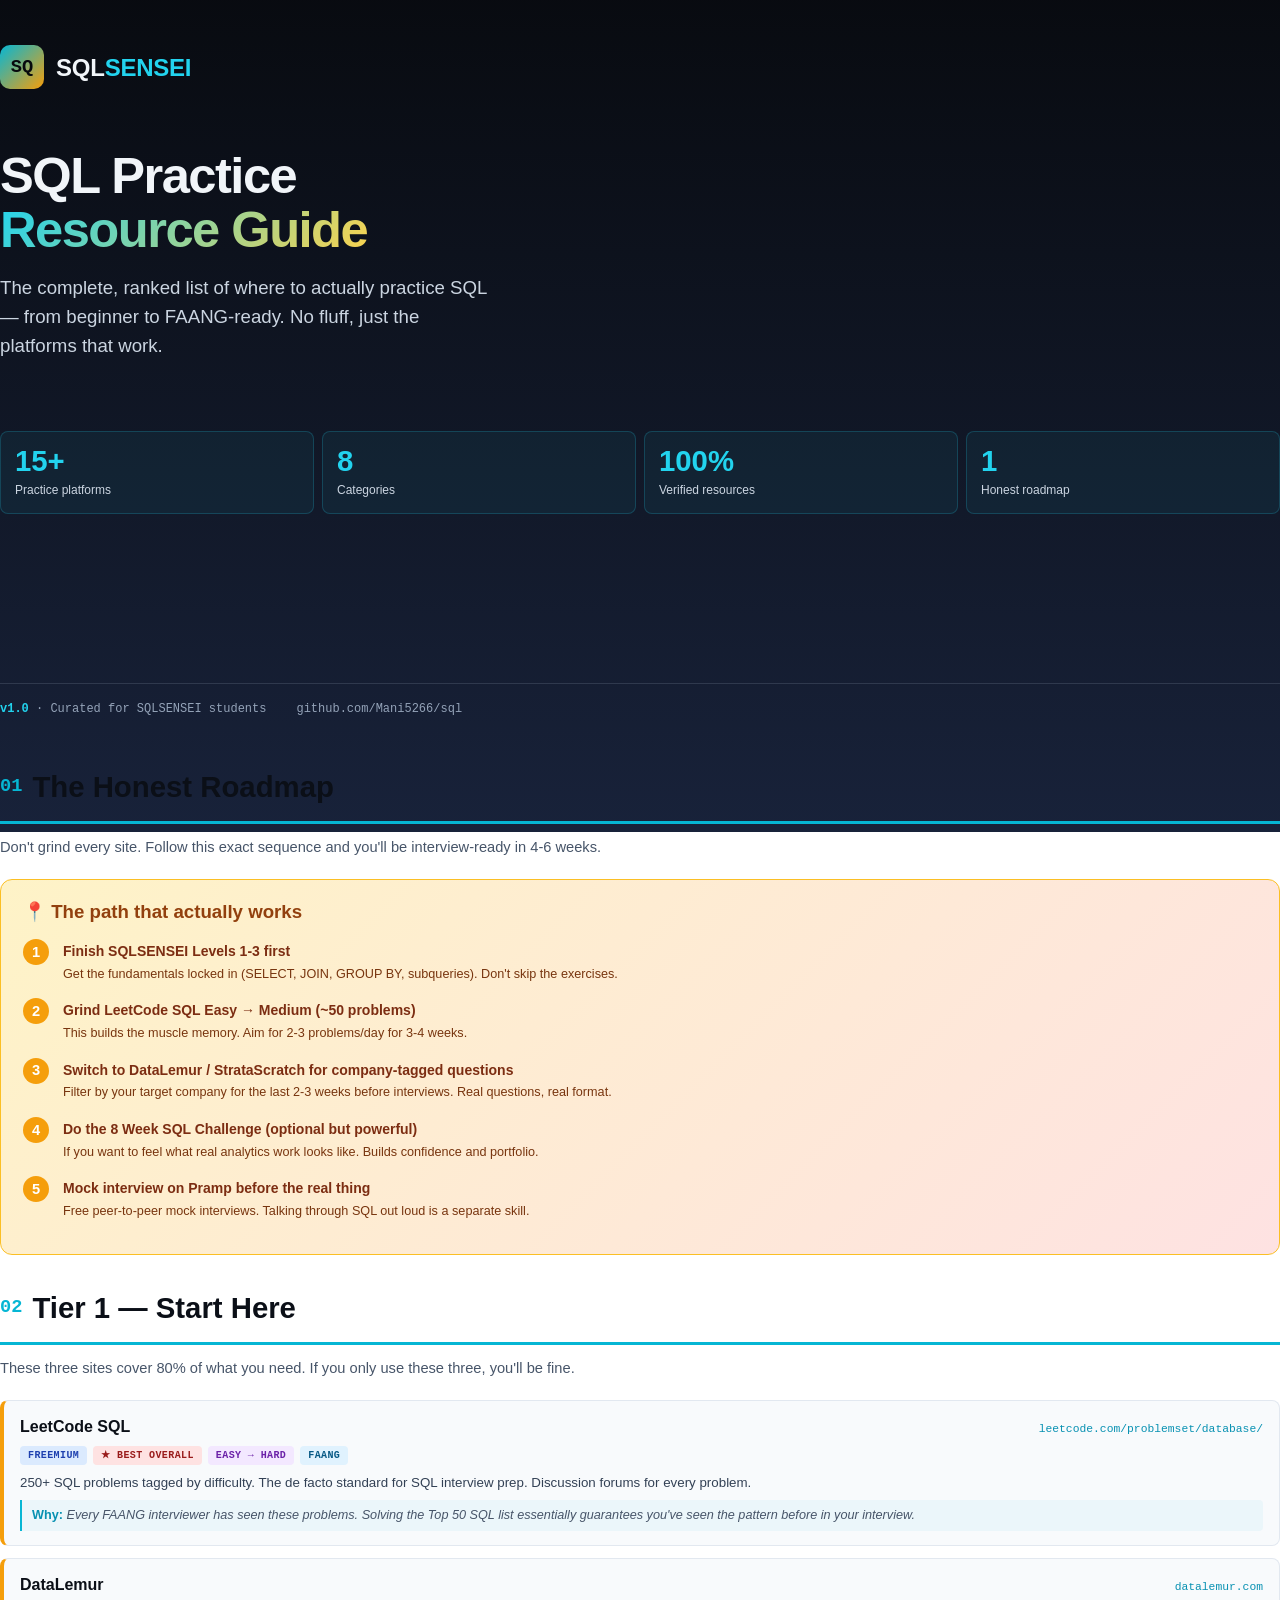
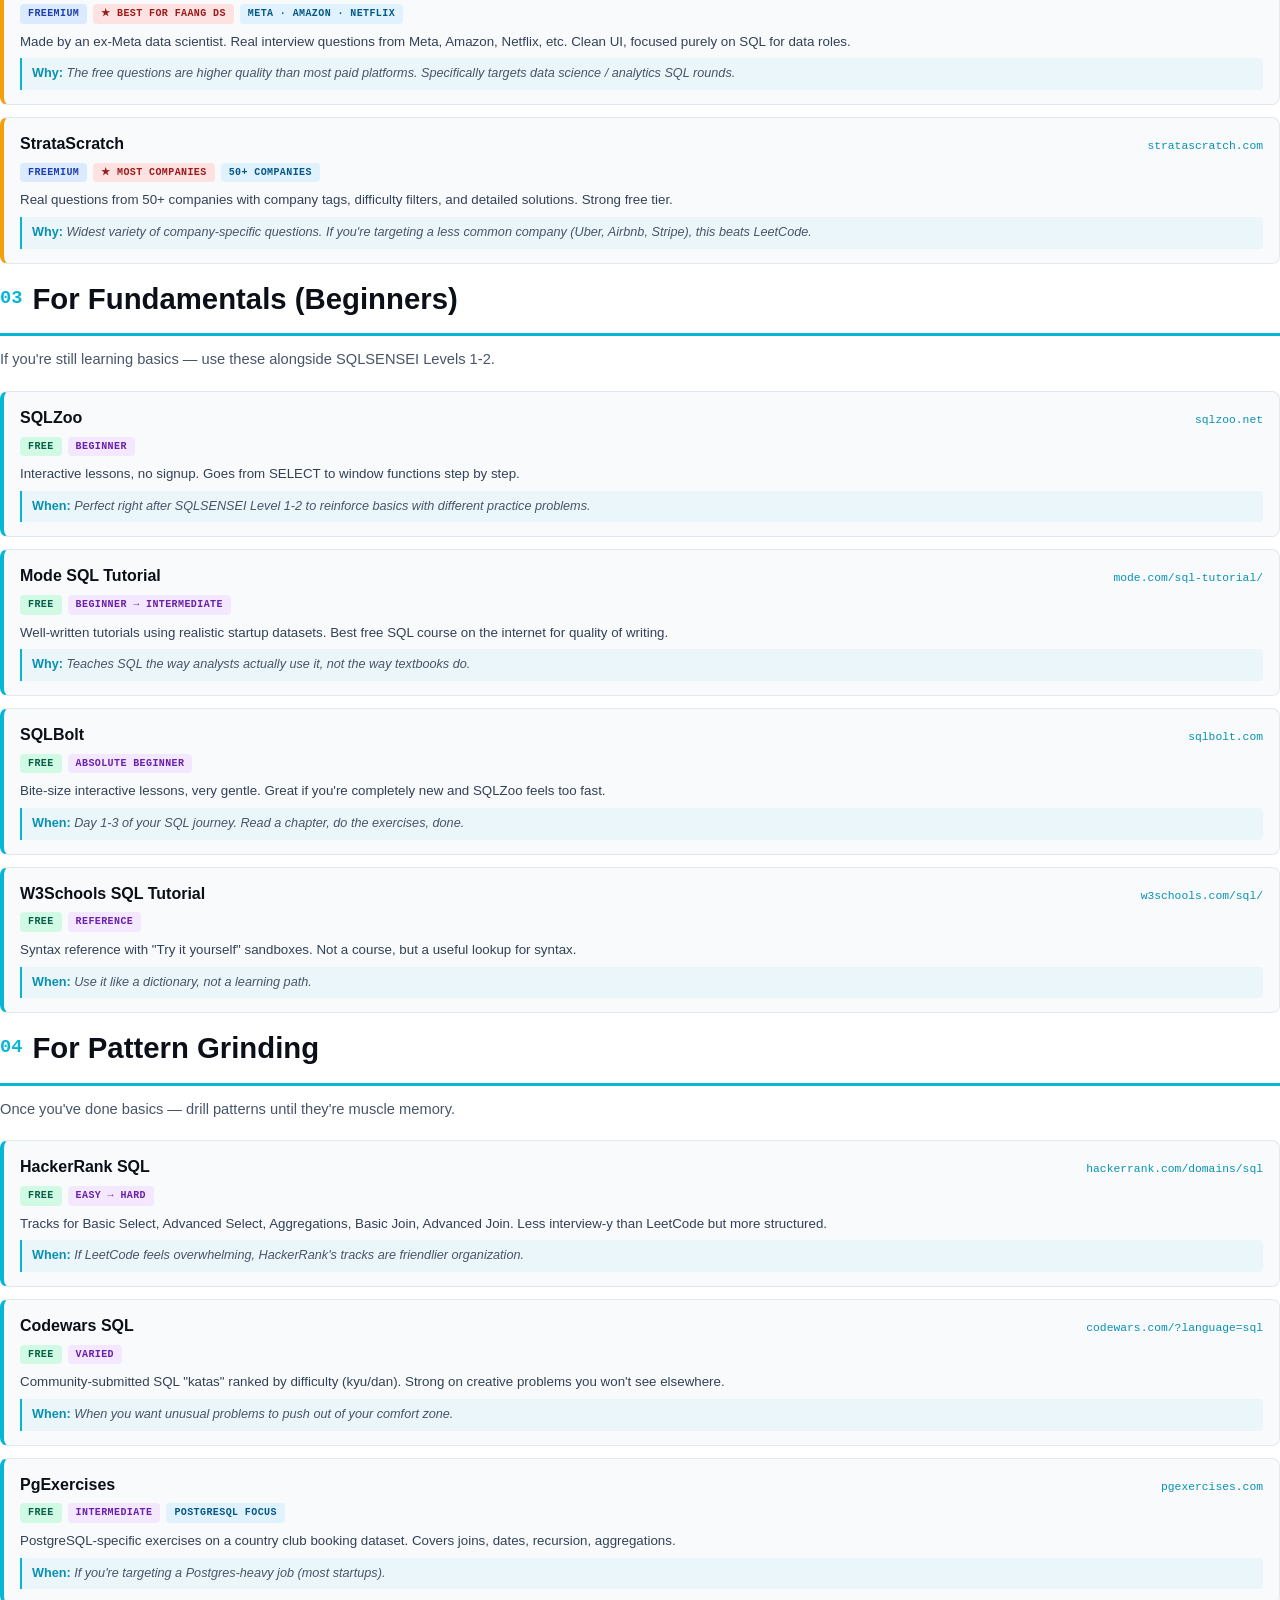
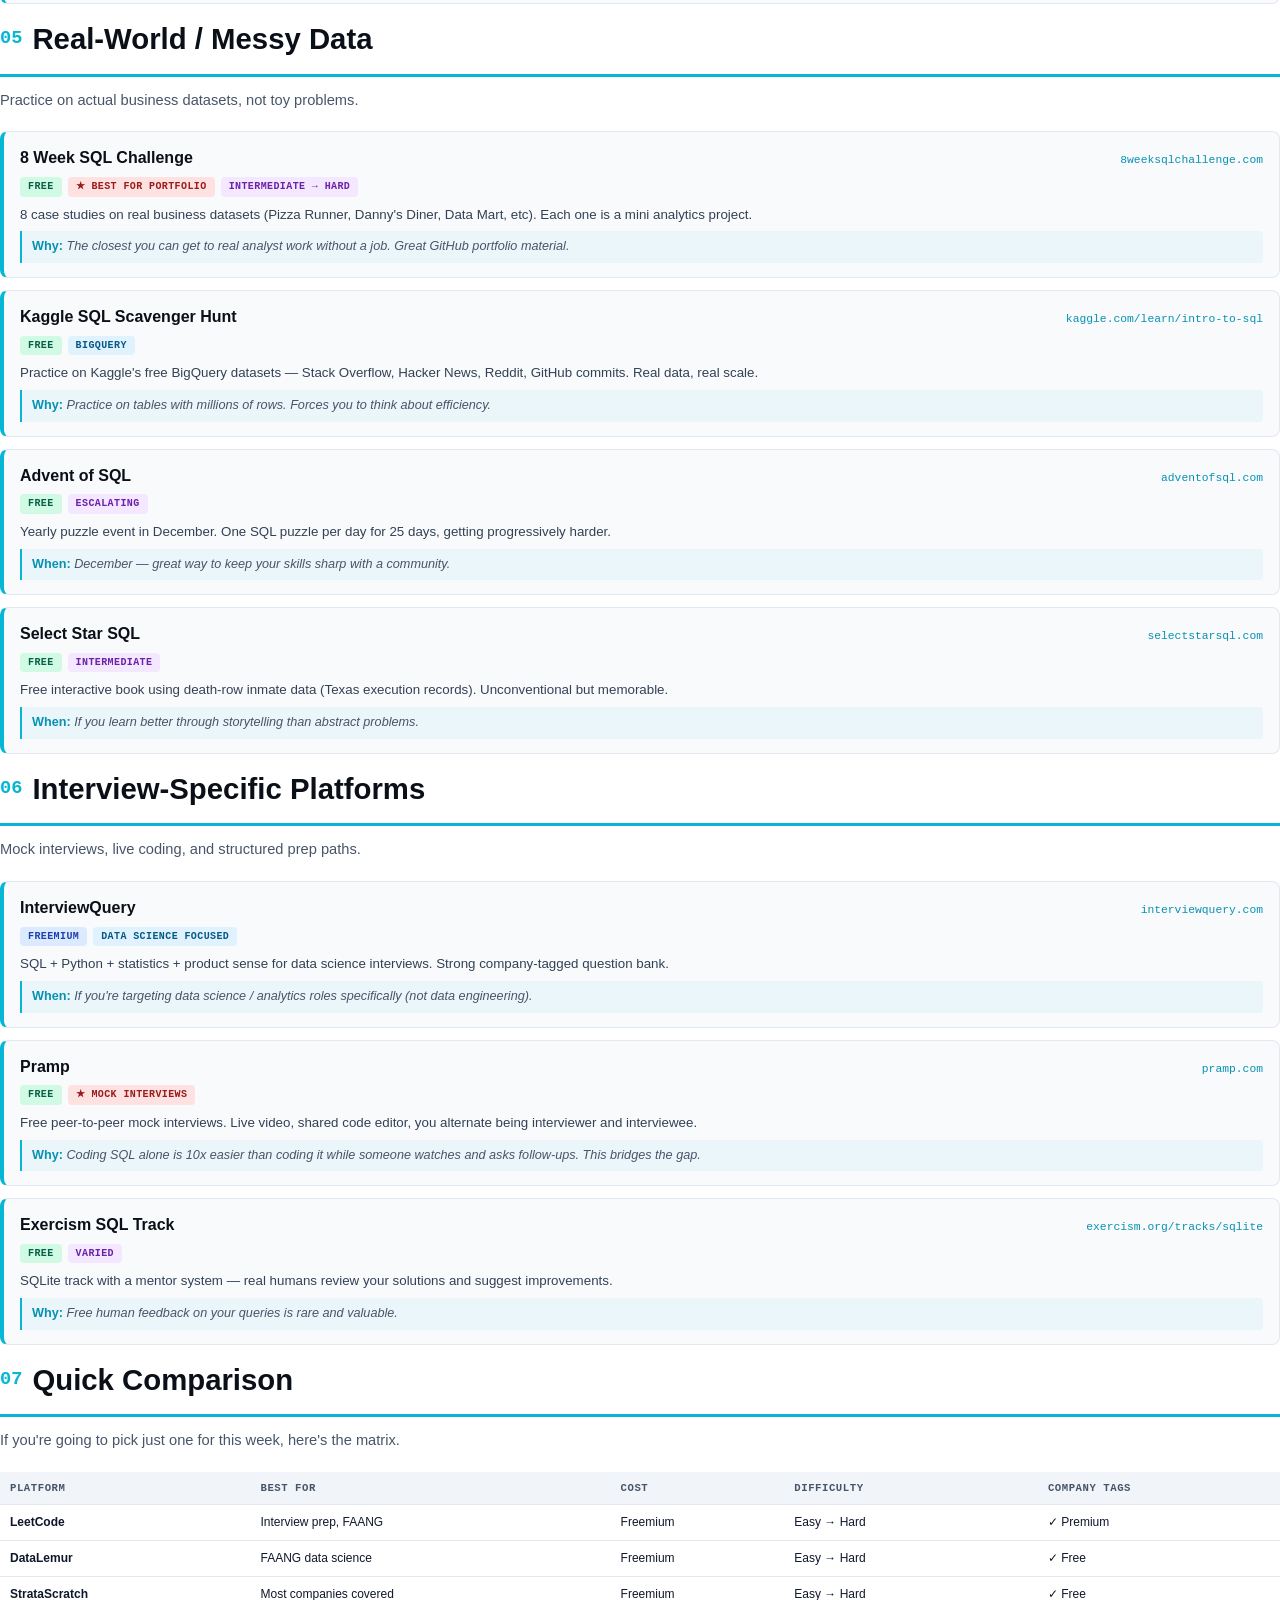
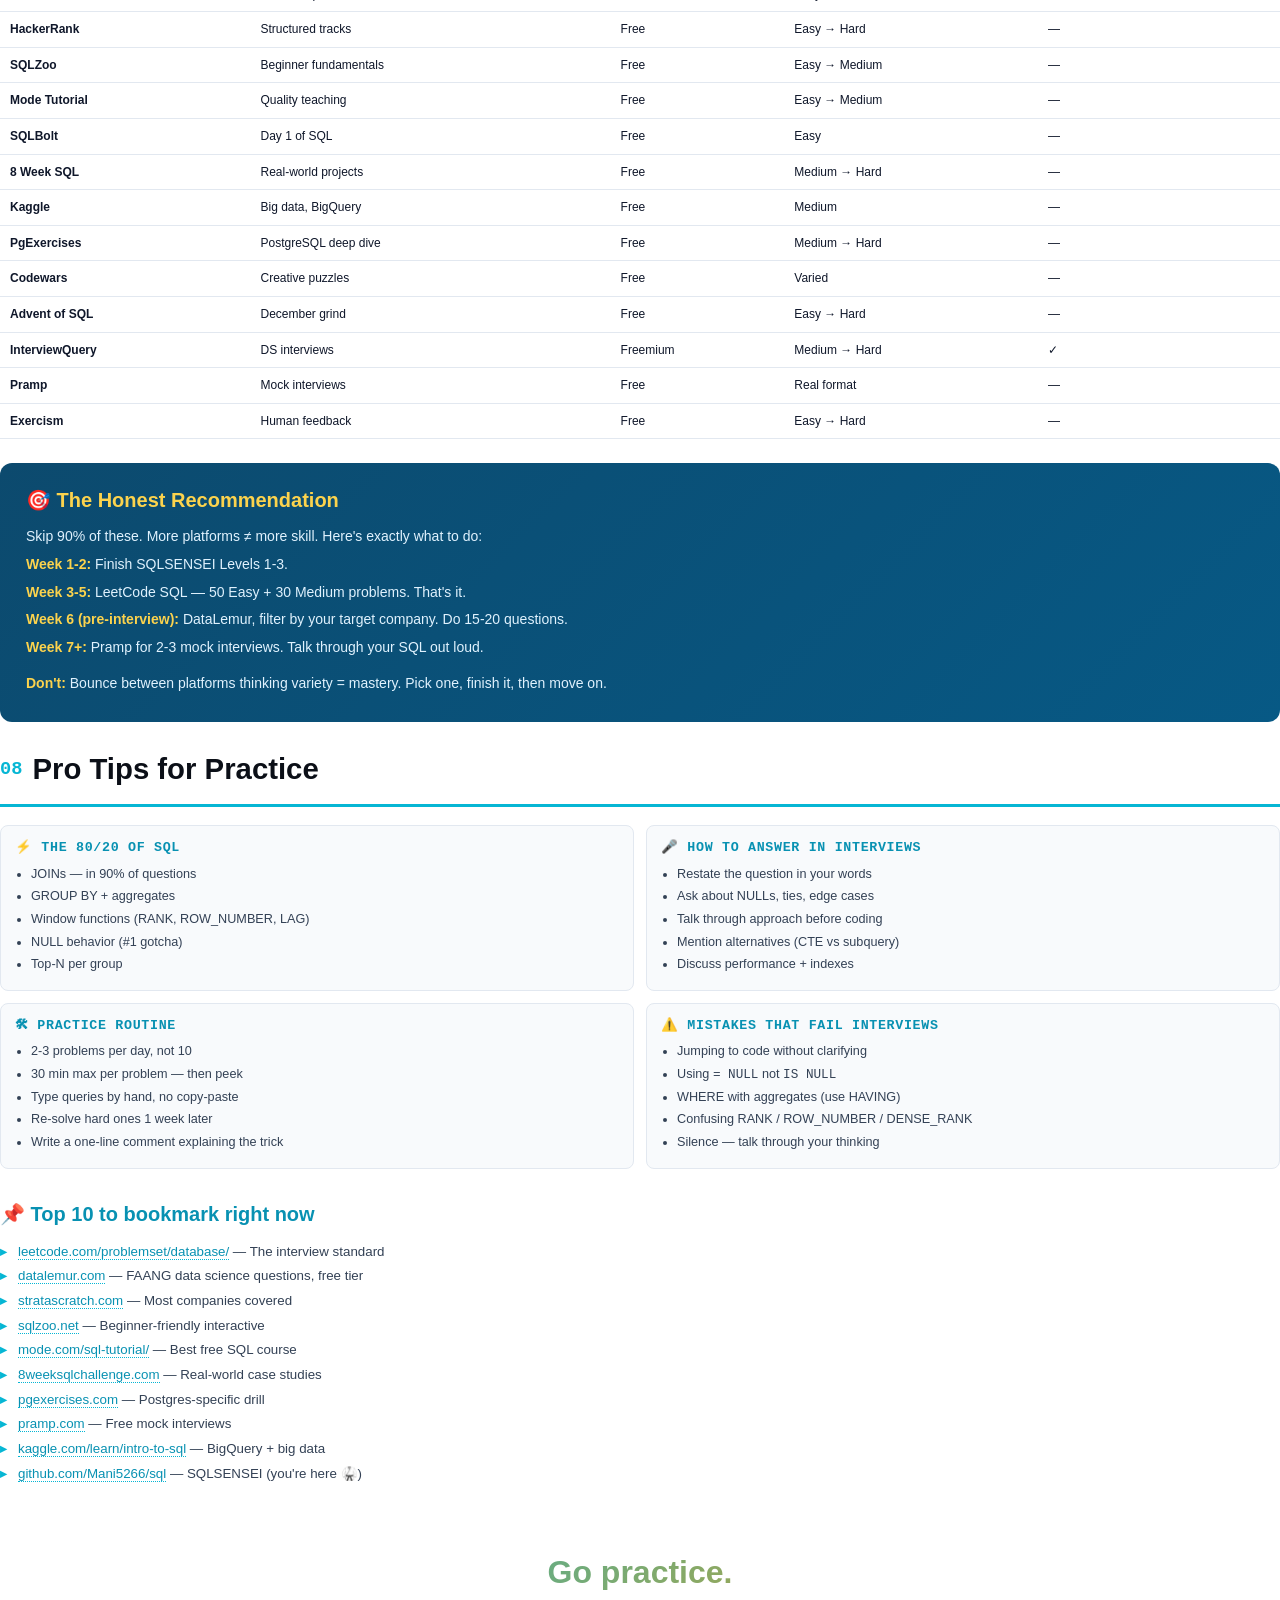
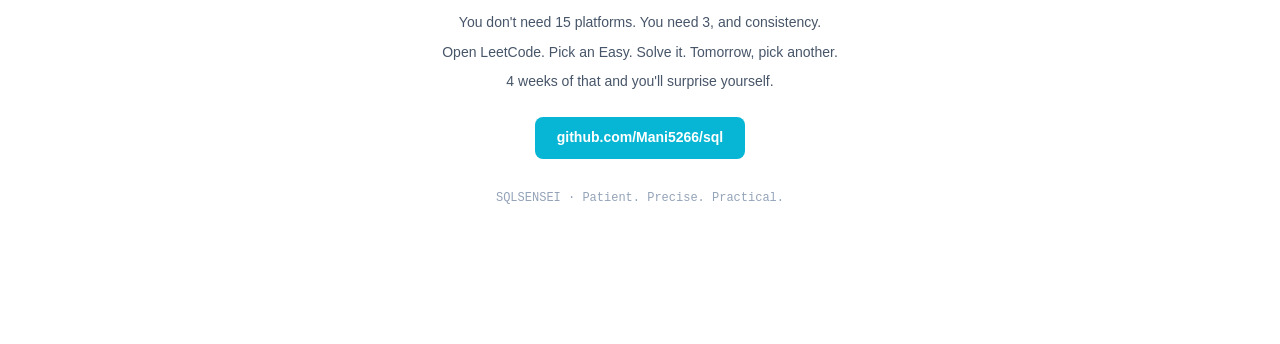
<file: resources-pdf.html>
<!DOCTYPE html>
<html lang="en">
<head>
<meta charset="UTF-8" />
<title>SQL Practice Resources — Curated by SQLSENSEI</title>
<style>
  @page {
    size: A4;
    margin: 18mm 16mm;
    @bottom-right {
      content: "Page " counter(page) " of " counter(pages);
      font-family: Inter, sans-serif;
      font-size: 9pt;
      color: #94a3b8;
    }
    @bottom-left {
      content: "SQLSENSEI · github.com/Mani5266/sql";
      font-family: 'JetBrains Mono', monospace;
      font-size: 8pt;
      color: #94a3b8;
    }
  }

  * { margin: 0; padding: 0; box-sizing: border-box; }

  body {
    font-family: 'Inter', -apple-system, 'Segoe UI', sans-serif;
    color: #0f172a;
    line-height: 1.55;
    font-size: 10.5pt;
  }

  h1, h2, h3, h4 {
    font-family: 'Space Grotesk', 'Inter', sans-serif;
    color: #0b0f17;
  }

  /* ============== COVER ============== */
  .cover {
    page-break-after: always;
    height: 100vh;
    display: flex;
    flex-direction: column;
    justify-content: center;
    background: linear-gradient(180deg, #07090d 0%, #18223a 100%);
    color: #f1f5f9;
    padding: 30mm 16mm;
    margin: -18mm -16mm;
  }

  .cover-brand {
    display: flex;
    align-items: center;
    gap: 12px;
    margin-bottom: 60px;
  }

  .cover-mark {
    width: 44px;
    height: 44px;
    border-radius: 10px;
    background: linear-gradient(135deg, #06b6d4, #f59e0b);
    display: grid;
    place-items: center;
    font-family: 'JetBrains Mono', monospace;
    font-weight: 700;
    font-size: 14pt;
    color: #07090d;
  }

  .cover-name {
    font-family: 'Space Grotesk', sans-serif;
    font-weight: 700;
    font-size: 18pt;
    letter-spacing: -0.01em;
  }

  .cover-name span { color: #22d3ee; }

  .cover h1 {
    font-size: 38pt;
    font-weight: 700;
    line-height: 1.05;
    color: #f1f5f9;
    margin-bottom: 18px;
    letter-spacing: -0.03em;
  }

  .cover .gradient {
    background: linear-gradient(135deg, #22d3ee 0%, #fcd34d 100%);
    -webkit-background-clip: text;
    background-clip: text;
    color: transparent;
  }

  .cover .subtitle {
    font-size: 14pt;
    color: #cbd5e1;
    max-width: 130mm;
    margin-bottom: 40px;
  }

  .cover-meta {
    display: flex;
    gap: 30px;
    margin-top: auto;
    font-family: 'JetBrains Mono', monospace;
    font-size: 9pt;
    color: #94a3b8;
    border-top: 1px solid rgba(148, 163, 184, 0.2);
    padding-top: 16px;
  }

  .cover-meta strong { color: #22d3ee; }

  .cover-stats {
    display: grid;
    grid-template-columns: repeat(4, 1fr);
    gap: 8px;
    margin: 30px 0;
  }

  .cover-stat {
    background: rgba(34, 211, 238, 0.06);
    border: 1px solid rgba(34, 211, 238, 0.2);
    border-radius: 8px;
    padding: 14px;
  }

  .cover-stat-num {
    font-family: 'Space Grotesk', sans-serif;
    font-size: 22pt;
    font-weight: 700;
    color: #22d3ee;
    line-height: 1;
  }

  .cover-stat-label {
    font-size: 9pt;
    color: #cbd5e1;
    margin-top: 6px;
  }

  /* ============== HEADINGS ============== */
  h1.section-title {
    font-size: 22pt;
    color: #0b0f17;
    margin: 0 0 12px;
    padding-bottom: 12px;
    border-bottom: 3px solid #06b6d4;
    display: flex;
    align-items: center;
    gap: 10px;
  }

  h1.section-title .num {
    font-family: 'JetBrains Mono', monospace;
    font-size: 14pt;
    color: #06b6d4;
  }

  .section-lead {
    color: #475569;
    margin-bottom: 20px;
    font-size: 11pt;
  }

  h2 {
    font-size: 15pt;
    margin: 24px 0 12px;
    color: #0b0f17;
    display: flex;
    align-items: center;
    gap: 8px;
  }

  /* ============== RESOURCE CARDS ============== */
  .resource {
    background: #f8fafc;
    border: 1px solid #e2e8f0;
    border-left: 4px solid #06b6d4;
    border-radius: 8px;
    padding: 14px 16px;
    margin-bottom: 12px;
    page-break-inside: avoid;
  }

  .resource.tier-1 { border-left-color: #f59e0b; }
  .resource.tier-2 { border-left-color: #06b6d4; }
  .resource.tier-3 { border-left-color: #94a3b8; }

  .resource-head {
    display: flex;
    justify-content: space-between;
    align-items: baseline;
    margin-bottom: 6px;
    gap: 12px;
  }

  .resource-name {
    font-weight: 700;
    font-size: 12pt;
    color: #0b0f17;
  }

  .resource-name a {
    color: #0b0f17;
    text-decoration: none;
  }

  .resource-url {
    font-family: 'JetBrains Mono', monospace;
    font-size: 8.5pt;
    color: #0891b2;
    word-break: break-all;
  }

  .resource-meta {
    display: flex;
    gap: 6px;
    flex-wrap: wrap;
    margin: 6px 0 8px;
  }

  .tag {
    display: inline-block;
    padding: 2px 8px;
    border-radius: 4px;
    font-family: 'JetBrains Mono', monospace;
    font-size: 7.5pt;
    font-weight: 600;
    text-transform: uppercase;
    letter-spacing: 0.04em;
  }

  .tag-free { background: #d1fae5; color: #065f46; }
  .tag-paid { background: #fef3c7; color: #92400e; }
  .tag-freemium { background: #dbeafe; color: #1e40af; }
  .tag-difficulty { background: #f3e8ff; color: #6b21a8; }
  .tag-best { background: #fee2e2; color: #991b1b; }
  .tag-company { background: #e0f2fe; color: #075985; }

  .resource-desc {
    color: #334155;
    font-size: 10pt;
    margin: 6px 0;
  }

  .resource-why {
    color: #475569;
    font-size: 9.5pt;
    font-style: italic;
    margin-top: 6px;
    padding: 6px 10px;
    background: rgba(6, 182, 212, 0.05);
    border-left: 2px solid #06b6d4;
    border-radius: 0 4px 4px 0;
  }

  .resource-why strong { color: #0891b2; font-style: normal; }

  /* ============== ROADMAP ============== */
  .roadmap {
    background: linear-gradient(135deg, #fef3c7 0%, #fee2e2 100%);
    border: 1px solid #fbbf24;
    border-radius: 12px;
    padding: 18px 22px;
    margin: 20px 0 30px;
    page-break-inside: avoid;
  }

  .roadmap h2 {
    color: #92400e;
    margin: 0 0 12px;
    font-size: 14pt;
  }

  .roadmap-step {
    display: flex;
    gap: 14px;
    margin-bottom: 14px;
    align-items: flex-start;
  }

  .roadmap-num {
    background: #f59e0b;
    color: white;
    width: 26px;
    height: 26px;
    border-radius: 50%;
    display: grid;
    place-items: center;
    font-family: 'Space Grotesk', sans-serif;
    font-weight: 700;
    font-size: 11pt;
    flex-shrink: 0;
  }

  .roadmap-content {
    flex: 1;
    padding-top: 2px;
  }

  .roadmap-title {
    font-weight: 700;
    color: #7c2d12;
    margin-bottom: 2px;
  }

  .roadmap-desc {
    font-size: 9.5pt;
    color: #78350f;
  }

  /* ============== TABLES ============== */
  .compare-table {
    width: 100%;
    border-collapse: collapse;
    margin: 14px 0;
    font-size: 9pt;
    page-break-inside: avoid;
  }

  .compare-table th, .compare-table td {
    padding: 8px 10px;
    border-bottom: 1px solid #e2e8f0;
    text-align: left;
  }

  .compare-table th {
    background: #f1f5f9;
    font-family: 'JetBrains Mono', monospace;
    font-size: 8pt;
    text-transform: uppercase;
    letter-spacing: 0.05em;
    color: #475569;
    font-weight: 600;
  }

  .compare-table tr:hover { background: #f8fafc; }

  /* ============== TIPS ============== */
  .tip-grid {
    display: grid;
    grid-template-columns: 1fr 1fr;
    gap: 12px;
    margin: 18px 0;
  }

  .tip-card {
    background: #f8fafc;
    border: 1px solid #e2e8f0;
    border-radius: 8px;
    padding: 12px 14px;
    page-break-inside: avoid;
  }

  .tip-card h3 {
    font-size: 10pt;
    color: #0891b2;
    margin-bottom: 6px;
    font-family: 'JetBrains Mono', monospace;
    text-transform: uppercase;
    letter-spacing: 0.05em;
  }

  .tip-card ul {
    padding-left: 16px;
    font-size: 9.5pt;
    color: #334155;
  }

  .tip-card li { margin-bottom: 3px; }

  /* ============== HONEST RECOMMENDATION ============== */
  .honest {
    background: linear-gradient(135deg, #0c4a6e 0%, #075985 100%);
    color: #f0f9ff;
    border-radius: 12px;
    padding: 22px 26px;
    margin: 24px 0;
    page-break-inside: avoid;
  }

  .honest h2 {
    color: #fcd34d;
    margin: 0 0 10px;
    font-size: 15pt;
  }

  .honest p {
    color: #e0f2fe;
    margin: 6px 0;
    font-size: 10.5pt;
  }

  .honest strong { color: #fcd34d; }

  /* ============== FOOTER ============== */
  .closing {
    page-break-before: always;
    text-align: center;
    padding: 60px 20px;
  }

  .closing h1 {
    font-size: 24pt;
    margin-bottom: 14px;
  }

  .closing p {
    color: #475569;
    margin: 8px 0;
  }

  .closing-cta {
    display: inline-block;
    margin-top: 16px;
    padding: 10px 22px;
    background: #06b6d4;
    color: white;
    border-radius: 8px;
    text-decoration: none;
    font-weight: 600;
  }

  a { color: #0891b2; text-decoration: none; }
  .resource a.resource-url-link { color: #0891b2; font-family: 'JetBrains Mono', monospace; font-size: 8.5pt; word-break: break-all; text-decoration: none; }
  .resource-name a { border-bottom: 2px solid transparent; transition: border 0.2s; }
  ul.clean li a { color: #0891b2; text-decoration: none; border-bottom: 1px dotted #06b6d4; }

  ul.clean { list-style: none; padding: 0; }
  ul.clean li { padding-left: 18px; position: relative; margin-bottom: 4px; font-size: 10pt; color: #334155; }
  ul.clean li::before { content: '▸'; position: absolute; left: 0; color: #06b6d4; font-weight: 700; }
</style>
</head>
<body>

  <!-- ============== COVER PAGE ============== -->
  <div class="cover">
    <div class="cover-brand">
      <div class="cover-mark">SQ</div>
      <div class="cover-name">SQL<span>SENSEI</span></div>
    </div>

    <h1>SQL Practice<br/><span class="gradient">Resource Guide</span></h1>

    <p class="subtitle">
      The complete, ranked list of where to actually practice SQL — from beginner to FAANG-ready.
      No fluff, just the platforms that work.
    </p>

    <div class="cover-stats">
      <div class="cover-stat">
        <div class="cover-stat-num">15+</div>
        <div class="cover-stat-label">Practice platforms</div>
      </div>
      <div class="cover-stat">
        <div class="cover-stat-num">8</div>
        <div class="cover-stat-label">Categories</div>
      </div>
      <div class="cover-stat">
        <div class="cover-stat-num">100%</div>
        <div class="cover-stat-label">Verified resources</div>
      </div>
      <div class="cover-stat">
        <div class="cover-stat-num">1</div>
        <div class="cover-stat-label">Honest roadmap</div>
      </div>
    </div>

    <div class="cover-meta">
      <div><strong>v1.0</strong> · Curated for SQLSENSEI students</div>
      <div>github.com/Mani5266/sql</div>
    </div>
  </div>

  <!-- ============== INTRO / ROADMAP ============== -->
  <h1 class="section-title"><span class="num">01</span> The Honest Roadmap</h1>
  <p class="section-lead">Don't grind every site. Follow this exact sequence and you'll be interview-ready in 4-6 weeks.</p>

  <div class="roadmap">
    <h2>📍 The path that actually works</h2>

    <div class="roadmap-step">
      <div class="roadmap-num">1</div>
      <div class="roadmap-content">
        <div class="roadmap-title">Finish SQLSENSEI Levels 1-3 first</div>
        <div class="roadmap-desc">Get the fundamentals locked in (SELECT, JOIN, GROUP BY, subqueries). Don't skip the exercises.</div>
      </div>
    </div>

    <div class="roadmap-step">
      <div class="roadmap-num">2</div>
      <div class="roadmap-content">
        <div class="roadmap-title">Grind LeetCode SQL Easy → Medium (~50 problems)</div>
        <div class="roadmap-desc">This builds the muscle memory. Aim for 2-3 problems/day for 3-4 weeks.</div>
      </div>
    </div>

    <div class="roadmap-step">
      <div class="roadmap-num">3</div>
      <div class="roadmap-content">
        <div class="roadmap-title">Switch to DataLemur / StrataScratch for company-tagged questions</div>
        <div class="roadmap-desc">Filter by your target company for the last 2-3 weeks before interviews. Real questions, real format.</div>
      </div>
    </div>

    <div class="roadmap-step">
      <div class="roadmap-num">4</div>
      <div class="roadmap-content">
        <div class="roadmap-title">Do the 8 Week SQL Challenge (optional but powerful)</div>
        <div class="roadmap-desc">If you want to feel what real analytics work looks like. Builds confidence and portfolio.</div>
      </div>
    </div>

    <div class="roadmap-step">
      <div class="roadmap-num">5</div>
      <div class="roadmap-content">
        <div class="roadmap-title">Mock interview on Pramp before the real thing</div>
        <div class="roadmap-desc">Free peer-to-peer mock interviews. Talking through SQL out loud is a separate skill.</div>
      </div>
    </div>
  </div>

  <!-- ============== TIER 1: BEST OVERALL ============== -->
  <h1 class="section-title" style="page-break-before: always;"><span class="num">02</span> Tier 1 — Start Here</h1>
  <p class="section-lead">These three sites cover 80% of what you need. If you only use these three, you'll be fine.</p>

  <div class="resource tier-1">
    <div class="resource-head">
      <div class="resource-name"><a href="https://leetcode.com/problemset/database/" target="_blank">LeetCode SQL</a></div>
      <a class="resource-url-link" href="https://leetcode.com/problemset/database/" target="_blank">leetcode.com/problemset/database/</a>
    </div>
    <div class="resource-meta">
      <span class="tag tag-freemium">FREEMIUM</span>
      <span class="tag tag-best">★ BEST OVERALL</span>
      <span class="tag tag-difficulty">EASY → HARD</span>
      <span class="tag tag-company">FAANG</span>
    </div>
    <div class="resource-desc">250+ SQL problems tagged by difficulty. The de facto standard for SQL interview prep. Discussion forums for every problem.</div>
    <div class="resource-why"><strong>Why:</strong> Every FAANG interviewer has seen these problems. Solving the Top 50 SQL list essentially guarantees you've seen the pattern before in your interview.</div>
  </div>

  <div class="resource tier-1">
    <div class="resource-head">
      <div class="resource-name"><a href="https://datalemur.com" target="_blank">DataLemur</a></div>
      <a class="resource-url-link" href="https://datalemur.com" target="_blank">datalemur.com</a>
    </div>
    <div class="resource-meta">
      <span class="tag tag-freemium">FREEMIUM</span>
      <span class="tag tag-best">★ BEST FOR FAANG DS</span>
      <span class="tag tag-company">META · AMAZON · NETFLIX</span>
    </div>
    <div class="resource-desc">Made by an ex-Meta data scientist. Real interview questions from Meta, Amazon, Netflix, etc. Clean UI, focused purely on SQL for data roles.</div>
    <div class="resource-why"><strong>Why:</strong> The free questions are higher quality than most paid platforms. Specifically targets data science / analytics SQL rounds.</div>
  </div>

  <div class="resource tier-1">
    <div class="resource-head">
      <div class="resource-name"><a href="https://www.stratascratch.com" target="_blank">StrataScratch</a></div>
      <a class="resource-url-link" href="https://www.stratascratch.com" target="_blank">stratascratch.com</a>
    </div>
    <div class="resource-meta">
      <span class="tag tag-freemium">FREEMIUM</span>
      <span class="tag tag-best">★ MOST COMPANIES</span>
      <span class="tag tag-company">50+ COMPANIES</span>
    </div>
    <div class="resource-desc">Real questions from 50+ companies with company tags, difficulty filters, and detailed solutions. Strong free tier.</div>
    <div class="resource-why"><strong>Why:</strong> Widest variety of company-specific questions. If you're targeting a less common company (Uber, Airbnb, Stripe), this beats LeetCode.</div>
  </div>

  <!-- ============== TIER 2: FUNDAMENTALS ============== -->
  <h1 class="section-title" style="page-break-before: always;"><span class="num">03</span> For Fundamentals (Beginners)</h1>
  <p class="section-lead">If you're still learning basics — use these alongside SQLSENSEI Levels 1-2.</p>

  <div class="resource tier-2">
    <div class="resource-head">
      <div class="resource-name"><a href="https://sqlzoo.net" target="_blank">SQLZoo</a></div>
      <a class="resource-url-link" href="https://sqlzoo.net" target="_blank">sqlzoo.net</a>
    </div>
    <div class="resource-meta">
      <span class="tag tag-free">FREE</span>
      <span class="tag tag-difficulty">BEGINNER</span>
    </div>
    <div class="resource-desc">Interactive lessons, no signup. Goes from SELECT to window functions step by step.</div>
    <div class="resource-why"><strong>When:</strong> Perfect right after SQLSENSEI Level 1-2 to reinforce basics with different practice problems.</div>
  </div>

  <div class="resource tier-2">
    <div class="resource-head">
      <div class="resource-name"><a href="https://mode.com/sql-tutorial/" target="_blank">Mode SQL Tutorial</a></div>
      <a class="resource-url-link" href="https://mode.com/sql-tutorial/" target="_blank">mode.com/sql-tutorial/</a>
    </div>
    <div class="resource-meta">
      <span class="tag tag-free">FREE</span>
      <span class="tag tag-difficulty">BEGINNER → INTERMEDIATE</span>
    </div>
    <div class="resource-desc">Well-written tutorials using realistic startup datasets. Best free SQL course on the internet for quality of writing.</div>
    <div class="resource-why"><strong>Why:</strong> Teaches SQL the way analysts actually use it, not the way textbooks do.</div>
  </div>

  <div class="resource tier-2">
    <div class="resource-head">
      <div class="resource-name"><a href="https://sqlbolt.com" target="_blank">SQLBolt</a></div>
      <a class="resource-url-link" href="https://sqlbolt.com" target="_blank">sqlbolt.com</a>
    </div>
    <div class="resource-meta">
      <span class="tag tag-free">FREE</span>
      <span class="tag tag-difficulty">ABSOLUTE BEGINNER</span>
    </div>
    <div class="resource-desc">Bite-size interactive lessons, very gentle. Great if you're completely new and SQLZoo feels too fast.</div>
    <div class="resource-why"><strong>When:</strong> Day 1-3 of your SQL journey. Read a chapter, do the exercises, done.</div>
  </div>

  <div class="resource tier-2">
    <div class="resource-head">
      <div class="resource-name"><a href="https://www.w3schools.com/sql/" target="_blank">W3Schools SQL Tutorial</a></div>
      <a class="resource-url-link" href="https://www.w3schools.com/sql/" target="_blank">w3schools.com/sql/</a>
    </div>
    <div class="resource-meta">
      <span class="tag tag-free">FREE</span>
      <span class="tag tag-difficulty">REFERENCE</span>
    </div>
    <div class="resource-desc">Syntax reference with "Try it yourself" sandboxes. Not a course, but a useful lookup for syntax.</div>
    <div class="resource-why"><strong>When:</strong> Use it like a dictionary, not a learning path.</div>
  </div>

  <!-- ============== TIER 3: PATTERN GRINDING ============== -->
  <h1 class="section-title" style="page-break-before: always;"><span class="num">04</span> For Pattern Grinding</h1>
  <p class="section-lead">Once you've done basics — drill patterns until they're muscle memory.</p>

  <div class="resource tier-2">
    <div class="resource-head">
      <div class="resource-name"><a href="https://www.hackerrank.com/domains/sql" target="_blank">HackerRank SQL</a></div>
      <a class="resource-url-link" href="https://www.hackerrank.com/domains/sql" target="_blank">hackerrank.com/domains/sql</a>
    </div>
    <div class="resource-meta">
      <span class="tag tag-free">FREE</span>
      <span class="tag tag-difficulty">EASY → HARD</span>
    </div>
    <div class="resource-desc">Tracks for Basic Select, Advanced Select, Aggregations, Basic Join, Advanced Join. Less interview-y than LeetCode but more structured.</div>
    <div class="resource-why"><strong>When:</strong> If LeetCode feels overwhelming, HackerRank's tracks are friendlier organization.</div>
  </div>

  <div class="resource tier-2">
    <div class="resource-head">
      <div class="resource-name"><a href="https://www.codewars.com/?language=sql" target="_blank">Codewars SQL</a></div>
      <a class="resource-url-link" href="https://www.codewars.com/?language=sql" target="_blank">codewars.com/?language=sql</a>
    </div>
    <div class="resource-meta">
      <span class="tag tag-free">FREE</span>
      <span class="tag tag-difficulty">VARIED</span>
    </div>
    <div class="resource-desc">Community-submitted SQL "katas" ranked by difficulty (kyu/dan). Strong on creative problems you won't see elsewhere.</div>
    <div class="resource-why"><strong>When:</strong> When you want unusual problems to push out of your comfort zone.</div>
  </div>

  <div class="resource tier-2">
    <div class="resource-head">
      <div class="resource-name"><a href="https://pgexercises.com" target="_blank">PgExercises</a></div>
      <a class="resource-url-link" href="https://pgexercises.com" target="_blank">pgexercises.com</a>
    </div>
    <div class="resource-meta">
      <span class="tag tag-free">FREE</span>
      <span class="tag tag-difficulty">INTERMEDIATE</span>
      <span class="tag tag-company">POSTGRESQL FOCUS</span>
    </div>
    <div class="resource-desc">PostgreSQL-specific exercises on a country club booking dataset. Covers joins, dates, recursion, aggregations.</div>
    <div class="resource-why"><strong>When:</strong> If you're targeting a Postgres-heavy job (most startups).</div>
  </div>

  <!-- ============== TIER 4: REAL WORLD ============== -->
  <h1 class="section-title" style="page-break-before: always;"><span class="num">05</span> Real-World / Messy Data</h1>
  <p class="section-lead">Practice on actual business datasets, not toy problems.</p>

  <div class="resource tier-2">
    <div class="resource-head">
      <div class="resource-name"><a href="https://8weeksqlchallenge.com" target="_blank">8 Week SQL Challenge</a></div>
      <a class="resource-url-link" href="https://8weeksqlchallenge.com" target="_blank">8weeksqlchallenge.com</a>
    </div>
    <div class="resource-meta">
      <span class="tag tag-free">FREE</span>
      <span class="tag tag-best">★ BEST FOR PORTFOLIO</span>
      <span class="tag tag-difficulty">INTERMEDIATE → HARD</span>
    </div>
    <div class="resource-desc">8 case studies on real business datasets (Pizza Runner, Danny's Diner, Data Mart, etc). Each one is a mini analytics project.</div>
    <div class="resource-why"><strong>Why:</strong> The closest you can get to real analyst work without a job. Great GitHub portfolio material.</div>
  </div>

  <div class="resource tier-2">
    <div class="resource-head">
      <div class="resource-name"><a href="https://www.kaggle.com/learn/intro-to-sql" target="_blank">Kaggle SQL Scavenger Hunt</a></div>
      <a class="resource-url-link" href="https://www.kaggle.com/learn/intro-to-sql" target="_blank">kaggle.com/learn/intro-to-sql</a>
    </div>
    <div class="resource-meta">
      <span class="tag tag-free">FREE</span>
      <span class="tag tag-company">BIGQUERY</span>
    </div>
    <div class="resource-desc">Practice on Kaggle's free BigQuery datasets — Stack Overflow, Hacker News, Reddit, GitHub commits. Real data, real scale.</div>
    <div class="resource-why"><strong>Why:</strong> Practice on tables with millions of rows. Forces you to think about efficiency.</div>
  </div>

  <div class="resource tier-2">
    <div class="resource-head">
      <div class="resource-name"><a href="https://adventofsql.com" target="_blank">Advent of SQL</a></div>
      <a class="resource-url-link" href="https://adventofsql.com" target="_blank">adventofsql.com</a>
    </div>
    <div class="resource-meta">
      <span class="tag tag-free">FREE</span>
      <span class="tag tag-difficulty">ESCALATING</span>
    </div>
    <div class="resource-desc">Yearly puzzle event in December. One SQL puzzle per day for 25 days, getting progressively harder.</div>
    <div class="resource-why"><strong>When:</strong> December — great way to keep your skills sharp with a community.</div>
  </div>

  <div class="resource tier-2">
    <div class="resource-head">
      <div class="resource-name"><a href="https://selectstarsql.com" target="_blank">Select Star SQL</a></div>
      <a class="resource-url-link" href="https://selectstarsql.com" target="_blank">selectstarsql.com</a>
    </div>
    <div class="resource-meta">
      <span class="tag tag-free">FREE</span>
      <span class="tag tag-difficulty">INTERMEDIATE</span>
    </div>
    <div class="resource-desc">Free interactive book using death-row inmate data (Texas execution records). Unconventional but memorable.</div>
    <div class="resource-why"><strong>When:</strong> If you learn better through storytelling than abstract problems.</div>
  </div>

  <!-- ============== TIER 5: INTERVIEW SPECIFIC ============== -->
  <h1 class="section-title" style="page-break-before: always;"><span class="num">06</span> Interview-Specific Platforms</h1>
  <p class="section-lead">Mock interviews, live coding, and structured prep paths.</p>

  <div class="resource tier-2">
    <div class="resource-head">
      <div class="resource-name"><a href="https://www.interviewquery.com" target="_blank">InterviewQuery</a></div>
      <a class="resource-url-link" href="https://www.interviewquery.com" target="_blank">interviewquery.com</a>
    </div>
    <div class="resource-meta">
      <span class="tag tag-freemium">FREEMIUM</span>
      <span class="tag tag-company">DATA SCIENCE FOCUSED</span>
    </div>
    <div class="resource-desc">SQL + Python + statistics + product sense for data science interviews. Strong company-tagged question bank.</div>
    <div class="resource-why"><strong>When:</strong> If you're targeting data science / analytics roles specifically (not data engineering).</div>
  </div>

  <div class="resource tier-2">
    <div class="resource-head">
      <div class="resource-name"><a href="https://www.pramp.com" target="_blank">Pramp</a></div>
      <a class="resource-url-link" href="https://www.pramp.com" target="_blank">pramp.com</a>
    </div>
    <div class="resource-meta">
      <span class="tag tag-free">FREE</span>
      <span class="tag tag-best">★ MOCK INTERVIEWS</span>
    </div>
    <div class="resource-desc">Free peer-to-peer mock interviews. Live video, shared code editor, you alternate being interviewer and interviewee.</div>
    <div class="resource-why"><strong>Why:</strong> Coding SQL alone is 10x easier than coding it while someone watches and asks follow-ups. This bridges the gap.</div>
  </div>

  <div class="resource tier-2">
    <div class="resource-head">
      <div class="resource-name"><a href="https://exercism.org/tracks/sqlite" target="_blank">Exercism SQL Track</a></div>
      <a class="resource-url-link" href="https://exercism.org/tracks/sqlite" target="_blank">exercism.org/tracks/sqlite</a>
    </div>
    <div class="resource-meta">
      <span class="tag tag-free">FREE</span>
      <span class="tag tag-difficulty">VARIED</span>
    </div>
    <div class="resource-desc">SQLite track with a mentor system — real humans review your solutions and suggest improvements.</div>
    <div class="resource-why"><strong>Why:</strong> Free human feedback on your queries is rare and valuable.</div>
  </div>

  <!-- ============== COMPARISON TABLE ============== -->
  <h1 class="section-title" style="page-break-before: always;"><span class="num">07</span> Quick Comparison</h1>
  <p class="section-lead">If you're going to pick just one for this week, here's the matrix.</p>

  <table class="compare-table">
    <thead>
      <tr>
        <th>Platform</th>
        <th>Best For</th>
        <th>Cost</th>
        <th>Difficulty</th>
        <th>Company Tags</th>
      </tr>
    </thead>
    <tbody>
      <tr><td><strong>LeetCode</strong></td><td>Interview prep, FAANG</td><td>Freemium</td><td>Easy → Hard</td><td>✓ Premium</td></tr>
      <tr><td><strong>DataLemur</strong></td><td>FAANG data science</td><td>Freemium</td><td>Easy → Hard</td><td>✓ Free</td></tr>
      <tr><td><strong>StrataScratch</strong></td><td>Most companies covered</td><td>Freemium</td><td>Easy → Hard</td><td>✓ Free</td></tr>
      <tr><td><strong>HackerRank</strong></td><td>Structured tracks</td><td>Free</td><td>Easy → Hard</td><td>—</td></tr>
      <tr><td><strong>SQLZoo</strong></td><td>Beginner fundamentals</td><td>Free</td><td>Easy → Medium</td><td>—</td></tr>
      <tr><td><strong>Mode Tutorial</strong></td><td>Quality teaching</td><td>Free</td><td>Easy → Medium</td><td>—</td></tr>
      <tr><td><strong>SQLBolt</strong></td><td>Day 1 of SQL</td><td>Free</td><td>Easy</td><td>—</td></tr>
      <tr><td><strong>8 Week SQL</strong></td><td>Real-world projects</td><td>Free</td><td>Medium → Hard</td><td>—</td></tr>
      <tr><td><strong>Kaggle</strong></td><td>Big data, BigQuery</td><td>Free</td><td>Medium</td><td>—</td></tr>
      <tr><td><strong>PgExercises</strong></td><td>PostgreSQL deep dive</td><td>Free</td><td>Medium → Hard</td><td>—</td></tr>
      <tr><td><strong>Codewars</strong></td><td>Creative puzzles</td><td>Free</td><td>Varied</td><td>—</td></tr>
      <tr><td><strong>Advent of SQL</strong></td><td>December grind</td><td>Free</td><td>Easy → Hard</td><td>—</td></tr>
      <tr><td><strong>InterviewQuery</strong></td><td>DS interviews</td><td>Freemium</td><td>Medium → Hard</td><td>✓</td></tr>
      <tr><td><strong>Pramp</strong></td><td>Mock interviews</td><td>Free</td><td>Real format</td><td>—</td></tr>
      <tr><td><strong>Exercism</strong></td><td>Human feedback</td><td>Free</td><td>Easy → Hard</td><td>—</td></tr>
    </tbody>
  </table>

  <!-- ============== HONEST RECOMMENDATION ============== -->
  <div class="honest">
    <h2>🎯 The Honest Recommendation</h2>
    <p>Skip 90% of these. More platforms ≠ more skill. Here's exactly what to do:</p>
    <p><strong>Week 1-2:</strong> Finish SQLSENSEI Levels 1-3.</p>
    <p><strong>Week 3-5:</strong> LeetCode SQL — 50 Easy + 30 Medium problems. That's it.</p>
    <p><strong>Week 6 (pre-interview):</strong> DataLemur, filter by your target company. Do 15-20 questions.</p>
    <p><strong>Week 7+:</strong> Pramp for 2-3 mock interviews. Talk through your SQL out loud.</p>
    <p style="margin-top: 14px;"><strong>Don't:</strong> Bounce between platforms thinking variety = mastery. Pick one, finish it, then move on.</p>
  </div>

  <!-- ============== PRO TIPS ============== -->
  <h1 class="section-title" style="page-break-before: always;"><span class="num">08</span> Pro Tips for Practice</h1>

  <div class="tip-grid">
    <div class="tip-card">
      <h3>⚡ The 80/20 of SQL</h3>
      <ul>
        <li>JOINs — in 90% of questions</li>
        <li>GROUP BY + aggregates</li>
        <li>Window functions (RANK, ROW_NUMBER, LAG)</li>
        <li>NULL behavior (#1 gotcha)</li>
        <li>Top-N per group</li>
      </ul>
    </div>

    <div class="tip-card">
      <h3>🎤 How to answer in interviews</h3>
      <ul>
        <li>Restate the question in your words</li>
        <li>Ask about NULLs, ties, edge cases</li>
        <li>Talk through approach before coding</li>
        <li>Mention alternatives (CTE vs subquery)</li>
        <li>Discuss performance + indexes</li>
      </ul>
    </div>

    <div class="tip-card">
      <h3>🛠 Practice routine</h3>
      <ul>
        <li>2-3 problems per day, not 10</li>
        <li>30 min max per problem — then peek</li>
        <li>Type queries by hand, no copy-paste</li>
        <li>Re-solve hard ones 1 week later</li>
        <li>Write a one-line comment explaining the trick</li>
      </ul>
    </div>

    <div class="tip-card">
      <h3>⚠️ Mistakes that fail interviews</h3>
      <ul>
        <li>Jumping to code without clarifying</li>
        <li>Using <code>= NULL</code> not <code>IS NULL</code></li>
        <li>WHERE with aggregates (use HAVING)</li>
        <li>Confusing RANK / ROW_NUMBER / DENSE_RANK</li>
        <li>Silence — talk through your thinking</li>
      </ul>
    </div>
  </div>

  <!-- ============== TOP 10 TO BOOKMARK ============== -->
  <h2 style="margin-top: 30px; color: #0891b2;">📌 Top 10 to bookmark right now</h2>
  <ul class="clean">
    <li><a href="https://leetcode.com/problemset/database/" target="_blank">leetcode.com/problemset/database/</a> — The interview standard</li>
    <li><a href="https://datalemur.com" target="_blank">datalemur.com</a> — FAANG data science questions, free tier</li>
    <li><a href="https://www.stratascratch.com" target="_blank">stratascratch.com</a> — Most companies covered</li>
    <li><a href="https://sqlzoo.net" target="_blank">sqlzoo.net</a> — Beginner-friendly interactive</li>
    <li><a href="https://mode.com/sql-tutorial/" target="_blank">mode.com/sql-tutorial/</a> — Best free SQL course</li>
    <li><a href="https://8weeksqlchallenge.com" target="_blank">8weeksqlchallenge.com</a> — Real-world case studies</li>
    <li><a href="https://pgexercises.com" target="_blank">pgexercises.com</a> — Postgres-specific drill</li>
    <li><a href="https://www.pramp.com" target="_blank">pramp.com</a> — Free mock interviews</li>
    <li><a href="https://www.kaggle.com/learn/intro-to-sql" target="_blank">kaggle.com/learn/intro-to-sql</a> — BigQuery + big data</li>
    <li><a href="https://github.com/Mani5266/sql" target="_blank">github.com/Mani5266/sql</a> — SQLSENSEI (you're here 🥋)</li>
  </ul>

  <!-- ============== CLOSING ============== -->
  <div class="closing">
    <h1 class="gradient" style="background: linear-gradient(135deg, #06b6d4, #f59e0b); -webkit-background-clip: text; background-clip: text; color: transparent;">Go practice.</h1>
    <p>You don't need 15 platforms. You need 3, and consistency.</p>
    <p>Open LeetCode. Pick an Easy. Solve it. Tomorrow, pick another.</p>
    <p>4 weeks of that and you'll surprise yourself.</p>
    <a href="https://github.com/Mani5266/sql" class="closing-cta">github.com/Mani5266/sql</a>
    <p style="margin-top: 30px; font-size: 9pt; color: #94a3b8; font-family: 'JetBrains Mono', monospace;">SQLSENSEI · Patient. Precise. Practical.</p>
  </div>

</body>
</html>
</file>
<file: assets/css/styles.css>
/* ============================================
   SQLSENSEI — Modern Dark Dojo Design System
   ============================================ */

:root {
  /* Core palette */
  --bg-0: #07090d;
  --bg-1: #0b0f17;
  --bg-2: #111826;
  --bg-3: #18223a;
  --line: rgba(148, 163, 184, 0.12);
  --line-strong: rgba(148, 163, 184, 0.22);

  /* Ink */
  --ink-100: #f1f5f9;
  --ink-200: #cbd5e1;
  --ink-300: #94a3b8;
  --ink-400: #64748b;
  --ink-500: #475569;

  /* Accents — cyan (primary) + amber (sensei) */
  --cyan-400: #22d3ee;
  --cyan-500: #06b6d4;
  --cyan-600: #0891b2;
  --cyan-glow: rgba(34, 211, 238, 0.35);

  --amber-300: #fcd34d;
  --amber-400: #fbbf24;
  --amber-500: #f59e0b;
  --amber-glow: rgba(251, 191, 36, 0.30);

  --emerald-400: #34d399;
  --rose-400: #fb7185;
  --violet-400: #a78bfa;
  --sky-400: #38bdf8;

  /* Typography */
  --font-sans: 'Inter', system-ui, -apple-system, 'Segoe UI', sans-serif;
  --font-mono: 'JetBrains Mono', 'Fira Code', 'SF Mono', Menlo, Consolas, monospace;
  --font-display: 'Space Grotesk', var(--font-sans);

  /* Shadows */
  --shadow-glow: 0 0 0 1px var(--line-strong), 0 8px 32px -8px rgba(0, 0, 0, 0.4);
  --shadow-cyan: 0 0 0 1px rgba(34, 211, 238, 0.25), 0 8px 32px -8px var(--cyan-glow);

  /* Motion */
  --ease: cubic-bezier(0.16, 1, 0.3, 1);
}

* { box-sizing: border-box; margin: 0; padding: 0; }

html { scroll-behavior: smooth; }

body {
  background: var(--bg-0);
  color: var(--ink-100);
  font-family: var(--font-sans);
  font-size: 15px;
  line-height: 1.6;
  -webkit-font-smoothing: antialiased;
  -moz-osx-font-smoothing: grayscale;
  min-height: 100vh;
  overflow-x: hidden;
}

/* Ambient grid background */
body::before {
  content: '';
  position: fixed;
  inset: 0;
  background-image:
    linear-gradient(var(--line) 1px, transparent 1px),
    linear-gradient(90deg, var(--line) 1px, transparent 1px);
  background-size: 56px 56px;
  background-position: center center;
  mask-image: radial-gradient(ellipse 80% 60% at 50% 0%, black 0%, transparent 70%);
  -webkit-mask-image: radial-gradient(ellipse 80% 60% at 50% 0%, black 0%, transparent 70%);
  pointer-events: none;
  z-index: 0;
  opacity: 0.6;
}

body::after {
  content: '';
  position: fixed;
  top: -200px;
  left: 50%;
  transform: translateX(-50%);
  width: 800px;
  height: 800px;
  background: radial-gradient(circle, var(--cyan-glow) 0%, transparent 60%);
  filter: blur(80px);
  pointer-events: none;
  z-index: 0;
  opacity: 0.4;
}

main, header, footer, section { position: relative; z-index: 1; }

/* ============================================
   TYPOGRAPHY
   ============================================ */
h1, h2, h3, h4 {
  font-family: var(--font-display);
  font-weight: 600;
  letter-spacing: -0.02em;
  line-height: 1.15;
  color: var(--ink-100);
}

h1 { font-size: clamp(2.25rem, 5vw, 4rem); }
h2 { font-size: clamp(1.5rem, 3vw, 2.25rem); }
h3 { font-size: 1.25rem; }
h4 { font-size: 1rem; font-weight: 500; }

p { color: var(--ink-200); }

code, pre, .mono { font-family: var(--font-mono); font-size: 0.875em; }

a { color: var(--cyan-400); text-decoration: none; transition: color 0.2s var(--ease); }
a:hover { color: var(--cyan-300, #67e8f9); }

/* Gradient text */
.gradient-text {
  background: linear-gradient(135deg, var(--cyan-400) 0%, var(--amber-300) 100%);
  -webkit-background-clip: text;
  background-clip: text;
  -webkit-text-fill-color: transparent;
  color: transparent;
}

.text-cyan { color: var(--cyan-400); }
.text-amber { color: var(--amber-400); }
.text-emerald { color: var(--emerald-400); }
.text-ink-300 { color: var(--ink-300); }
.text-ink-400 { color: var(--ink-400); }

/* ============================================
   LAYOUT
   ============================================ */
.container {
  max-width: 1280px;
  margin: 0 auto;
  padding: 0 24px;
}

.section { padding: 96px 0; }
.section-sm { padding: 56px 0; }

/* ============================================
   NAV
   ============================================ */
.nav {
  position: sticky;
  top: 0;
  z-index: 50;
  backdrop-filter: blur(20px);
  -webkit-backdrop-filter: blur(20px);
  background: rgba(7, 9, 13, 0.7);
  border-bottom: 1px solid var(--line);
}

.nav-inner {
  display: flex;
  align-items: center;
  justify-content: space-between;
  padding: 16px 24px;
  max-width: 1280px;
  margin: 0 auto;
}

.brand {
  display: flex;
  align-items: center;
  gap: 10px;
  font-family: var(--font-display);
  font-weight: 700;
  font-size: 1.05rem;
  letter-spacing: -0.01em;
  color: var(--ink-100);
}

.brand-mark {
  width: 32px;
  height: 32px;
  border-radius: 8px;
  background: linear-gradient(135deg, var(--cyan-500), var(--amber-500));
  display: grid;
  place-items: center;
  font-family: var(--font-mono);
  font-size: 0.75rem;
  font-weight: 700;
  color: var(--bg-0);
  box-shadow: 0 0 20px var(--cyan-glow);
}

.brand-suffix { color: var(--cyan-400); }

.nav-links {
  display: flex;
  align-items: center;
  gap: 8px;
  list-style: none;
}

.nav-links a {
  padding: 8px 14px;
  border-radius: 8px;
  color: var(--ink-300);
  font-size: 0.875rem;
  font-weight: 500;
  transition: all 0.2s var(--ease);
}

.nav-links a:hover {
  color: var(--ink-100);
  background: var(--bg-2);
}

.nav-links a.active {
  color: var(--cyan-400);
  background: rgba(34, 211, 238, 0.1);
}

/* ============================================
   BUTTONS
   ============================================ */
.btn {
  display: inline-flex;
  align-items: center;
  gap: 8px;
  padding: 12px 22px;
  border-radius: 10px;
  font-family: var(--font-sans);
  font-size: 0.9rem;
  font-weight: 600;
  cursor: pointer;
  transition: all 0.2s var(--ease);
  border: 1px solid transparent;
  text-decoration: none;
  white-space: nowrap;
}

.btn-primary {
  background: linear-gradient(135deg, var(--cyan-500), var(--cyan-600));
  color: var(--bg-0);
  box-shadow: 0 4px 20px -4px var(--cyan-glow);
}

.btn-primary:hover {
  transform: translateY(-1px);
  box-shadow: 0 8px 28px -4px var(--cyan-glow);
  color: var(--bg-0);
}

.btn-secondary {
  background: var(--bg-2);
  color: var(--ink-100);
  border-color: var(--line-strong);
}

.btn-secondary:hover {
  background: var(--bg-3);
  border-color: var(--cyan-400);
  color: var(--ink-100);
}

.btn-ghost {
  background: transparent;
  color: var(--ink-200);
  border-color: var(--line);
}

.btn-ghost:hover {
  background: var(--bg-2);
  color: var(--ink-100);
}

.btn-sm { padding: 8px 14px; font-size: 0.8125rem; }
.btn-lg { padding: 14px 28px; font-size: 1rem; }

/* ============================================
   CARDS
   ============================================ */
.card {
  background: linear-gradient(180deg, var(--bg-1) 0%, var(--bg-2) 100%);
  border: 1px solid var(--line);
  border-radius: 16px;
  padding: 24px;
  transition: all 0.3s var(--ease);
}

.card:hover {
  border-color: var(--line-strong);
  transform: translateY(-2px);
}

.card-accent {
  position: relative;
  overflow: hidden;
}

.card-accent::before {
  content: '';
  position: absolute;
  top: 0;
  left: 0;
  right: 0;
  height: 2px;
  background: linear-gradient(90deg, transparent, var(--cyan-400), transparent);
  opacity: 0;
  transition: opacity 0.3s var(--ease);
}

.card-accent:hover::before { opacity: 1; }

/* ============================================
   BADGES + CHIPS
   ============================================ */
.badge {
  display: inline-flex;
  align-items: center;
  gap: 6px;
  padding: 4px 10px;
  border-radius: 999px;
  font-family: var(--font-mono);
  font-size: 0.7rem;
  font-weight: 500;
  letter-spacing: 0.05em;
  text-transform: uppercase;
  background: var(--bg-2);
  border: 1px solid var(--line);
  color: var(--ink-300);
}

.badge-cyan {
  background: rgba(34, 211, 238, 0.08);
  border-color: rgba(34, 211, 238, 0.25);
  color: var(--cyan-400);
}

.badge-amber {
  background: rgba(251, 191, 36, 0.08);
  border-color: rgba(251, 191, 36, 0.25);
  color: var(--amber-400);
}

.badge-emerald {
  background: rgba(52, 211, 153, 0.08);
  border-color: rgba(52, 211, 153, 0.25);
  color: var(--emerald-400);
}

.badge-violet {
  background: rgba(167, 139, 250, 0.08);
  border-color: rgba(167, 139, 250, 0.25);
  color: var(--violet-400);
}

.badge-rose {
  background: rgba(251, 113, 133, 0.08);
  border-color: rgba(251, 113, 133, 0.25);
  color: var(--rose-400);
}

.badge-dot {
  width: 6px;
  height: 6px;
  border-radius: 50%;
  background: currentColor;
  box-shadow: 0 0 8px currentColor;
}

/* ============================================
   FORMS
   ============================================ */
input, textarea, select {
  width: 100%;
  padding: 12px 16px;
  background: var(--bg-1);
  border: 1px solid var(--line);
  border-radius: 10px;
  color: var(--ink-100);
  font-family: var(--font-sans);
  font-size: 0.9rem;
  transition: all 0.2s var(--ease);
}

input:focus, textarea:focus, select:focus {
  outline: none;
  border-color: var(--cyan-400);
  box-shadow: 0 0 0 3px rgba(34, 211, 238, 0.15);
}

textarea { font-family: var(--font-mono); resize: vertical; min-height: 120px; }

/* ============================================
   CODE BLOCKS
   ============================================ */
pre {
  background: var(--bg-0);
  border: 1px solid var(--line);
  border-radius: 12px;
  padding: 18px 20px;
  overflow-x: auto;
  font-family: var(--font-mono);
  font-size: 0.85rem;
  line-height: 1.6;
  color: var(--ink-200);
}

pre code { background: transparent; padding: 0; }

code {
  background: var(--bg-2);
  border: 1px solid var(--line);
  border-radius: 6px;
  padding: 2px 6px;
  font-family: var(--font-mono);
  font-size: 0.85em;
  color: var(--amber-300);
}

/* SQL syntax (used by chat + lesson code blocks) */
.sql-keyword { color: var(--cyan-400); font-weight: 500; }
.sql-string  { color: var(--amber-300); }
.sql-number  { color: var(--violet-400); }
.sql-comment { color: var(--ink-400); font-style: italic; }
.sql-fn      { color: var(--emerald-400); }
.sql-op      { color: var(--rose-400); }

/* ============================================
   TABLES (sample data)
   ============================================ */
.data-table-wrap {
  overflow-x: auto;
  border: 1px solid var(--line);
  border-radius: 12px;
  background: var(--bg-1);
}

.data-table {
  width: 100%;
  border-collapse: collapse;
  font-family: var(--font-mono);
  font-size: 0.8125rem;
}

.data-table th,
.data-table td {
  padding: 10px 14px;
  text-align: left;
  border-bottom: 1px solid var(--line);
  white-space: nowrap;
}

.data-table th {
  background: var(--bg-2);
  color: var(--cyan-400);
  font-weight: 600;
  font-size: 0.7rem;
  text-transform: uppercase;
  letter-spacing: 0.05em;
  position: sticky;
  top: 0;
}

.data-table tr:last-child td { border-bottom: none; }
.data-table tr:hover td { background: rgba(34, 211, 238, 0.04); }

/* ============================================
   UTILITIES
   ============================================ */
.flex { display: flex; }
.flex-col { display: flex; flex-direction: column; }
.items-center { align-items: center; }
.justify-between { justify-content: space-between; }
.justify-center { justify-content: center; }
.gap-2 { gap: 8px; }
.gap-3 { gap: 12px; }
.gap-4 { gap: 16px; }
.gap-6 { gap: 24px; }
.gap-8 { gap: 32px; }

.grid { display: grid; }
.grid-cols-2 { grid-template-columns: repeat(2, 1fr); }
.grid-cols-3 { grid-template-columns: repeat(3, 1fr); }
.grid-cols-4 { grid-template-columns: repeat(4, 1fr); }

.text-center { text-align: center; }
.text-sm { font-size: 0.875rem; }
.text-xs { font-size: 0.75rem; }
.text-lg { font-size: 1.125rem; }
.text-xl { font-size: 1.25rem; }

.mb-2 { margin-bottom: 8px; }
.mb-3 { margin-bottom: 12px; }
.mb-4 { margin-bottom: 16px; }
.mb-6 { margin-bottom: 24px; }
.mb-8 { margin-bottom: 32px; }
.mb-12 { margin-bottom: 48px; }
.mt-4 { margin-top: 16px; }
.mt-6 { margin-top: 24px; }
.mt-8 { margin-top: 32px; }

.w-full { width: 100%; }
.hidden { display: none; }

@media (max-width: 900px) {
  .grid-cols-3, .grid-cols-4 { grid-template-columns: repeat(2, 1fr); }
  .nav-links a { padding: 6px 10px; font-size: 0.8125rem; }
  .section { padding: 64px 0; }
}

@media (max-width: 600px) {
  .grid-cols-2, .grid-cols-3, .grid-cols-4 { grid-template-columns: 1fr; }
  .nav-links { gap: 2px; }
  .nav-links a span { display: none; }
}

/* ============================================
   ANIMATIONS
   ============================================ */
@keyframes fade-in-up {
  from { opacity: 0; transform: translateY(16px); }
  to { opacity: 1; transform: translateY(0); }
}

@keyframes pulse-glow {
  0%, 100% { box-shadow: 0 0 0 0 var(--cyan-glow); }
  50% { box-shadow: 0 0 0 8px transparent; }
}

@keyframes blink {
  0%, 49% { opacity: 1; }
  50%, 100% { opacity: 0; }
}

.fade-in { animation: fade-in-up 0.6s var(--ease) both; }
.fade-in-delay-1 { animation: fade-in-up 0.6s var(--ease) 0.1s both; }
.fade-in-delay-2 { animation: fade-in-up 0.6s var(--ease) 0.2s both; }
.fade-in-delay-3 { animation: fade-in-up 0.6s var(--ease) 0.3s both; }

.cursor-blink::after {
  content: '▎';
  color: var(--cyan-400);
  animation: blink 1s steps(2) infinite;
  margin-left: 2px;
}

/* ============================================
   SCROLLBAR
   ============================================ */
::-webkit-scrollbar { width: 10px; height: 10px; }
::-webkit-scrollbar-track { background: var(--bg-1); }
::-webkit-scrollbar-thumb {
  background: var(--bg-3);
  border-radius: 10px;
  border: 2px solid var(--bg-1);
}
::-webkit-scrollbar-thumb:hover { background: var(--ink-500); }

/* Selection */
::selection { background: var(--cyan-glow); color: var(--ink-100); }
</content>
</invoke>
</file>
<file: assets/css/components.css>
/* ============================================
   SQLSENSEI — Components V2
   Mind map (horizontal tree), lesson pages,
   playground, interview
   ============================================ */

/* ============================================
   HERO
   ============================================ */
.hero {
  padding: 80px 0 64px;
  position: relative;
}

.hero-eyebrow {
  display: inline-flex;
  align-items: center;
  gap: 8px;
  padding: 6px 14px;
  border-radius: 999px;
  background: rgba(34, 211, 238, 0.08);
  border: 1px solid rgba(34, 211, 238, 0.25);
  color: var(--cyan-400);
  font-family: var(--font-mono);
  font-size: 0.75rem;
  font-weight: 500;
  letter-spacing: 0.05em;
  margin-bottom: 24px;
}

.hero-title {
  font-size: clamp(2.75rem, 7vw, 5rem);
  font-weight: 700;
  letter-spacing: -0.035em;
  line-height: 1.02;
  margin-bottom: 24px;
  max-width: 900px;
}

.hero-subtitle {
  font-size: clamp(1rem, 1.5vw, 1.2rem);
  color: var(--ink-300);
  max-width: 640px;
  margin-bottom: 36px;
  line-height: 1.6;
}

.hero-actions {
  display: flex;
  gap: 12px;
  margin-bottom: 56px;
  flex-wrap: wrap;
}

.hero-stats {
  display: grid;
  grid-template-columns: repeat(4, 1fr);
  gap: 1px;
  background: var(--line);
  border: 1px solid var(--line);
  border-radius: 16px;
  overflow: hidden;
}

.hero-stat {
  background: var(--bg-1);
  padding: 24px;
  transition: background 0.3s var(--ease);
}

.hero-stat:hover { background: var(--bg-2); }

.hero-stat-value {
  font-family: var(--font-display);
  font-size: 2.2rem;
  font-weight: 700;
  color: var(--cyan-400);
  line-height: 1;
  margin-bottom: 6px;
}

.hero-stat-label { font-size: 0.8125rem; color: var(--ink-300); }

@media (max-width: 700px) {
  .hero-stats { grid-template-columns: repeat(2, 1fr); }
}

/* ============================================
   MIND MAP V2 — Horizontal Tree
   ============================================ */
.mindmap-wrap {
  background:
    radial-gradient(ellipse 80% 50% at 50% 50%, rgba(34, 211, 238, 0.04) 0%, transparent 70%),
    var(--bg-1);
  border: 1px solid var(--line);
  border-radius: 20px;
  padding: 48px;
  position: relative;
  overflow: hidden;
}

.mindmap-wrap::before {
  content: '';
  position: absolute;
  inset: 0;
  background-image:
    radial-gradient(circle, rgba(148, 163, 184, 0.06) 1px, transparent 1px);
  background-size: 24px 24px;
  pointer-events: none;
}

.mm-tree {
  display: grid;
  grid-template-columns: auto 1fr;
  gap: 60px;
  align-items: center;
  position: relative;
  z-index: 1;
}

/* Center root node */
.mm-root {
  display: grid;
  place-items: center;
}

.mm-root-inner {
  width: 140px;
  height: 140px;
  border-radius: 50%;
  background: radial-gradient(circle at 30% 30%, var(--cyan-400) 0%, var(--cyan-600) 100%);
  display: grid;
  place-items: center;
  text-align: center;
  box-shadow:
    0 0 0 1px rgba(34, 211, 238, 0.3),
    0 0 0 12px rgba(34, 211, 238, 0.08),
    0 0 0 24px rgba(34, 211, 238, 0.04),
    0 20px 60px -10px var(--cyan-glow);
  position: relative;
  animation: pulse 4s ease-in-out infinite;
}

@keyframes pulse {
  0%, 100% { transform: scale(1); }
  50% { transform: scale(1.03); }
}

.mm-root-label {
  font-family: var(--font-display);
  font-size: 1.8rem;
  font-weight: 700;
  color: var(--bg-0);
  letter-spacing: -0.02em;
}

.mm-root-sub {
  font-family: var(--font-mono);
  font-size: 0.7rem;
  font-weight: 600;
  color: rgba(7, 9, 13, 0.7);
  letter-spacing: 0.15em;
  margin-top: 2px;
}

/* Branches */
.mm-branches {
  display: flex;
  flex-direction: column;
  gap: 18px;
}

.mm-level {
  display: flex;
  align-items: stretch;
  position: relative;
}

/* Curved connector line from center to each level */
.mm-connector {
  flex-shrink: 0;
  width: 40px;
  position: relative;
}

.mm-connector::before {
  content: '';
  position: absolute;
  left: 0;
  top: 50%;
  width: 100%;
  height: 2px;
  background: linear-gradient(90deg, transparent, var(--lvl-color));
  border-radius: 2px;
  opacity: 0.5;
}

.mm-connector::after {
  content: '';
  position: absolute;
  right: 0;
  top: 50%;
  transform: translateY(-50%);
  width: 8px;
  height: 8px;
  border-radius: 50%;
  background: var(--lvl-color);
  box-shadow: 0 0 12px var(--lvl-color);
}

/* Level card */
.mm-level-card {
  flex: 1;
  background: linear-gradient(180deg, var(--bg-2) 0%, var(--bg-1) 100%);
  border: 1px solid var(--line);
  border-left: 3px solid var(--lvl-color);
  border-radius: 14px;
  padding: 18px 22px;
  transition: all 0.25s var(--ease);
  cursor: pointer;
}

.mm-level-card:hover {
  transform: translateX(4px);
  border-color: var(--lvl-color);
  box-shadow: 0 8px 24px -8px var(--lvl-color);
}

.mm-level-header {
  display: flex;
  align-items: center;
  gap: 14px;
  margin-bottom: 14px;
}

.mm-level-badge {
  width: 44px;
  height: 44px;
  border-radius: 12px;
  background: var(--lvl-color);
  color: var(--bg-0);
  display: grid;
  place-items: center;
  font-family: var(--font-display);
  font-weight: 700;
  font-size: 1rem;
  flex-shrink: 0;
  box-shadow: 0 4px 12px -2px var(--lvl-color);
}

.mm-level-title {
  font-family: var(--font-display);
  font-weight: 600;
  font-size: 1.1rem;
  color: var(--ink-100);
  letter-spacing: -0.01em;
  line-height: 1.2;
}

.mm-level-tagline {
  font-size: 0.8rem;
  color: var(--ink-400);
  font-style: italic;
  margin-top: 2px;
}

/* Modules grid */
.mm-modules {
  display: grid;
  grid-template-columns: repeat(auto-fill, minmax(220px, 1fr));
  gap: 8px;
}

.mm-module {
  display: flex;
  align-items: center;
  gap: 10px;
  padding: 10px 14px;
  background: var(--bg-0);
  border: 1px solid var(--line);
  border-radius: 8px;
  cursor: pointer;
  transition: all 0.2s var(--ease);
}

.mm-module:hover {
  border-color: var(--lvl-color);
  background: var(--bg-2);
  padding-left: 16px;
}

.mm-module-id {
  font-family: var(--font-mono);
  font-size: 0.7rem;
  font-weight: 600;
  color: var(--lvl-color);
  background: rgba(255, 255, 255, 0.04);
  padding: 2px 6px;
  border-radius: 4px;
  flex-shrink: 0;
}

.mm-module-title {
  font-size: 0.85rem;
  color: var(--ink-200);
  flex: 1;
  font-weight: 500;
}

.mm-module-arrow {
  color: var(--ink-500);
  transition: all 0.2s var(--ease);
  flex-shrink: 0;
}

.mm-module:hover .mm-module-arrow {
  color: var(--lvl-color);
  transform: translateX(3px);
}

/* Mobile: stack vertically */
@media (max-width: 900px) {
  .mm-tree { grid-template-columns: 1fr; gap: 30px; }
  .mm-root { margin-bottom: 16px; }
  .mm-root-inner { width: 110px; height: 110px; }
  .mm-root-label { font-size: 1.4rem; }
  .mm-connector { display: none; }
  .mindmap-wrap { padding: 24px 16px; }
}

@media (max-width: 600px) {
  .mm-modules { grid-template-columns: 1fr; }
}

/* ============================================
   LESSON PAGE
   ============================================ */
.lesson-shell {
  display: grid;
  grid-template-columns: 280px 1fr;
  gap: 32px;
  max-width: 1280px;
  margin: 0 auto;
  padding: 32px 24px 80px;
}

.lesson-sidebar {
  position: sticky;
  top: 80px;
  height: fit-content;
  max-height: calc(100vh - 100px);
  overflow-y: auto;
  background: var(--bg-1);
  border: 1px solid var(--line);
  border-radius: 14px;
  padding: 20px;
}

.lesson-sidebar h3 {
  font-size: 0.7rem;
  text-transform: uppercase;
  letter-spacing: 0.1em;
  color: var(--ink-400);
  font-family: var(--font-mono);
  font-weight: 500;
  margin: 18px 0 10px;
}

.lesson-sidebar h3:first-child { margin-top: 0; }

.lesson-sidebar-link {
  display: flex;
  align-items: center;
  gap: 10px;
  padding: 8px 10px;
  border-radius: 8px;
  color: var(--ink-300);
  text-decoration: none;
  font-size: 0.85rem;
  transition: all 0.2s var(--ease);
  border-left: 2px solid transparent;
  margin-bottom: 2px;
}

.lesson-sidebar-link:hover {
  background: var(--bg-2);
  color: var(--ink-100);
}

.lesson-sidebar-link.active {
  background: rgba(34, 211, 238, 0.08);
  color: var(--cyan-400);
  border-left-color: var(--cyan-400);
  font-weight: 600;
}

.lesson-sidebar-link .lid {
  font-family: var(--font-mono);
  font-size: 0.7rem;
  color: var(--ink-500);
  flex-shrink: 0;
}

.lesson-sidebar-link.active .lid { color: var(--cyan-400); }

/* Main content */
.lesson-main {
  min-width: 0;
}

.lesson-breadcrumb {
  display: flex;
  align-items: center;
  gap: 8px;
  font-family: var(--font-mono);
  font-size: 0.75rem;
  color: var(--ink-400);
  margin-bottom: 18px;
  text-transform: uppercase;
  letter-spacing: 0.05em;
}

.lesson-breadcrumb a { color: var(--ink-400); }
.lesson-breadcrumb a:hover { color: var(--cyan-400); }

.lesson-title {
  font-size: clamp(2rem, 4vw, 2.75rem);
  margin-bottom: 16px;
  letter-spacing: -0.02em;
}

.lesson-lead {
  font-size: 1.05rem;
  color: var(--ink-300);
  line-height: 1.65;
  margin-bottom: 32px;
  max-width: 700px;
}

.lesson-section {
  margin: 40px 0;
}

.lesson-section h2 {
  font-size: 1.5rem;
  margin-bottom: 16px;
  display: flex;
  align-items: center;
  gap: 12px;
}

.lesson-section h2 .num {
  font-family: var(--font-mono);
  font-size: 0.85rem;
  color: var(--cyan-400);
  background: rgba(34, 211, 238, 0.1);
  padding: 4px 10px;
  border-radius: 6px;
  font-weight: 600;
}

.lesson-section h3 {
  font-size: 1.15rem;
  margin: 20px 0 10px;
  color: var(--ink-100);
}

.lesson-section p {
  color: var(--ink-200);
  line-height: 1.75;
  margin-bottom: 14px;
  font-size: 0.95rem;
}

.lesson-section ul, .lesson-section ol {
  color: var(--ink-200);
  padding-left: 24px;
  margin: 12px 0;
  line-height: 1.8;
}

.lesson-section li { margin-bottom: 4px; }

.lesson-section pre {
  margin: 16px 0;
}

.lesson-section code {
  color: var(--amber-300);
}

/* Concept box */
.concept-box {
  background: linear-gradient(135deg, rgba(34, 211, 238, 0.06) 0%, rgba(34, 211, 238, 0.02) 100%);
  border: 1px solid rgba(34, 211, 238, 0.2);
  border-left: 4px solid var(--cyan-400);
  border-radius: 12px;
  padding: 18px 22px;
  margin: 16px 0 24px;
}

.concept-box-label {
  font-family: var(--font-mono);
  font-size: 0.7rem;
  text-transform: uppercase;
  letter-spacing: 0.08em;
  color: var(--cyan-400);
  font-weight: 600;
  margin-bottom: 6px;
}

.concept-box p {
  color: var(--ink-100);
  font-size: 1rem;
  margin: 0;
  line-height: 1.7;
}

/* Insight box */
.insight-box {
  background: linear-gradient(135deg, rgba(251, 191, 36, 0.06) 0%, rgba(251, 191, 36, 0.02) 100%);
  border: 1px solid rgba(251, 191, 36, 0.25);
  border-left: 4px solid var(--amber-400);
  border-radius: 12px;
  padding: 18px 22px;
  margin: 24px 0;
}

.insight-box-label {
  font-family: var(--font-mono);
  font-size: 0.7rem;
  text-transform: uppercase;
  letter-spacing: 0.08em;
  color: var(--amber-400);
  font-weight: 600;
  margin-bottom: 6px;
}

.insight-box p { color: var(--ink-100); margin: 0; }

/* Exercise box */
.exercise {
  background: linear-gradient(135deg, rgba(167, 139, 250, 0.06) 0%, rgba(167, 139, 250, 0.02) 100%);
  border: 1px solid rgba(167, 139, 250, 0.25);
  border-radius: 14px;
  padding: 24px;
  margin: 24px 0;
}

.exercise-header {
  display: flex;
  align-items: center;
  gap: 10px;
  margin-bottom: 14px;
  color: var(--violet-400);
  font-family: var(--font-mono);
  font-weight: 600;
  font-size: 0.85rem;
  text-transform: uppercase;
  letter-spacing: 0.05em;
}

.exercise-prompt {
  color: var(--ink-100);
  font-size: 1rem;
  line-height: 1.7;
  margin-bottom: 18px;
}

.exercise-actions {
  display: flex;
  gap: 10px;
  flex-wrap: wrap;
  align-items: center;
}

.exercise-solution {
  display: none;
  margin-top: 18px;
  padding-top: 18px;
  border-top: 1px solid rgba(167, 139, 250, 0.2);
}

.exercise.show-solution .exercise-solution { display: block; }

.exercise-solution-label {
  font-family: var(--font-mono);
  font-size: 0.7rem;
  text-transform: uppercase;
  letter-spacing: 0.08em;
  color: var(--emerald-400);
  font-weight: 600;
  margin-bottom: 8px;
}

/* ============================================
   INLINE SQL EDITOR (inside exercises)
   ============================================ */
.ex-editor-wrap {
  background: var(--bg-0);
  border: 1px solid var(--line-strong);
  border-radius: 10px;
  margin: 14px 0 12px;
  overflow: hidden;
  transition: border-color 0.2s var(--ease);
}

.ex-editor-wrap:focus-within {
  border-color: var(--cyan-400);
  box-shadow: 0 0 0 3px rgba(34, 211, 238, 0.1);
}

.ex-editor {
  width: 100%;
  background: transparent;
  border: none;
  padding: 14px 16px;
  font-family: var(--font-mono);
  font-size: 0.875rem;
  line-height: 1.6;
  color: var(--ink-100);
  resize: vertical;
  min-height: 80px;
  outline: none;
}

.ex-editor:focus { box-shadow: none; }

.ex-toolbar {
  display: flex;
  justify-content: space-between;
  align-items: center;
  padding: 8px 12px;
  background: var(--bg-2);
  border-top: 1px solid var(--line);
  font-family: var(--font-mono);
  font-size: 0.7rem;
  color: var(--ink-400);
}

.ex-toolbar-hint {
  display: flex;
  align-items: center;
  gap: 6px;
}

.ex-toolbar-hint kbd {
  background: var(--bg-3);
  border: 1px solid var(--line-strong);
  padding: 1px 5px;
  border-radius: 3px;
  font-size: 0.65rem;
  color: var(--ink-200);
}

.ex-toolbar-actions {
  display: flex;
  gap: 6px;
}

.ex-btn {
  padding: 5px 12px;
  border-radius: 6px;
  border: 1px solid var(--line-strong);
  background: var(--bg-1);
  color: var(--ink-200);
  font-family: var(--font-mono);
  font-size: 0.7rem;
  font-weight: 600;
  cursor: pointer;
  text-transform: uppercase;
  letter-spacing: 0.05em;
  transition: all 0.15s var(--ease);
}

.ex-btn:hover { background: var(--bg-3); color: var(--ink-100); }

.ex-btn-run {
  background: linear-gradient(135deg, var(--cyan-500), var(--cyan-600));
  color: var(--bg-0);
  border-color: var(--cyan-500);
}

.ex-btn-run:hover {
  background: linear-gradient(135deg, var(--cyan-400), var(--cyan-500));
  color: var(--bg-0);
  transform: translateY(-1px);
}

/* Inline result */
.ex-result {
  margin-top: 10px;
  padding: 12px 14px;
  background: var(--bg-1);
  border: 1px solid var(--line);
  border-radius: 10px;
  display: none;
}

.ex-result.has-result { display: block; }

.ex-result-header {
  display: flex;
  align-items: center;
  justify-content: space-between;
  margin-bottom: 8px;
  font-family: var(--font-mono);
  font-size: 0.75rem;
}

.ex-result-status {
  display: flex;
  align-items: center;
  gap: 8px;
  font-weight: 600;
  text-transform: uppercase;
  letter-spacing: 0.05em;
}

.ex-result-status.success { color: var(--emerald-400); }
.ex-result-status.error { color: var(--rose-400); }
.ex-result-status.correct { color: var(--emerald-400); font-size: 0.85rem; }
.ex-result-status.incorrect { color: var(--amber-400); font-size: 0.85rem; }

.ex-result-meta {
  font-family: var(--font-mono);
  color: var(--ink-400);
  font-size: 0.7rem;
}

.ex-result-table {
  max-height: 280px;
  overflow: auto;
  border-radius: 8px;
  border: 1px solid var(--line);
}

.ex-result-table table {
  width: 100%;
  border-collapse: collapse;
  font-family: var(--font-mono);
  font-size: 0.78rem;
  background: var(--bg-0);
}

.ex-result-table th, .ex-result-table td {
  padding: 6px 12px;
  text-align: left;
  border-bottom: 1px solid var(--line);
  white-space: nowrap;
}

.ex-result-table th {
  background: var(--bg-2);
  color: var(--cyan-400);
  font-size: 0.7rem;
  text-transform: uppercase;
  letter-spacing: 0.05em;
  position: sticky;
  top: 0;
}

.ex-result-error {
  padding: 10px 14px;
  background: rgba(251, 113, 133, 0.08);
  border: 1px solid rgba(251, 113, 133, 0.25);
  border-radius: 8px;
  color: var(--rose-400);
  font-family: var(--font-mono);
  font-size: 0.78rem;
  white-space: pre-wrap;
}

.ex-loading {
  display: inline-block;
  width: 12px;
  height: 12px;
  border: 2px solid var(--ink-500);
  border-top-color: var(--cyan-400);
  border-radius: 50%;
  animation: spin 0.6s linear infinite;
}

@keyframes spin {
  to { transform: rotate(360deg); }
}

/* Pass banner */
.ex-pass-banner {
  display: flex;
  align-items: center;
  gap: 10px;
  padding: 10px 14px;
  background: rgba(52, 211, 153, 0.08);
  border: 1px solid rgba(52, 211, 153, 0.3);
  border-left: 4px solid var(--emerald-400);
  border-radius: 8px;
  color: var(--emerald-400);
  font-weight: 600;
  font-size: 0.875rem;
  margin-top: 10px;
}

.ex-fail-hint {
  display: flex;
  align-items: flex-start;
  gap: 10px;
  padding: 10px 14px;
  background: rgba(251, 191, 36, 0.06);
  border: 1px solid rgba(251, 191, 36, 0.25);
  border-left: 4px solid var(--amber-400);
  border-radius: 8px;
  color: var(--amber-200, #fde68a);
  font-size: 0.85rem;
  margin-top: 10px;
  line-height: 1.5;
}

/* Takeaways */
.takeaways {
  background: var(--bg-1);
  border: 1px solid var(--line);
  border-radius: 14px;
  padding: 24px;
  margin: 32px 0;
}

.takeaways h3 {
  font-size: 0.85rem;
  font-family: var(--font-mono);
  text-transform: uppercase;
  letter-spacing: 0.08em;
  color: var(--emerald-400);
  margin-bottom: 14px;
}

.takeaways ol { padding-left: 22px; margin: 0; }
.takeaways li { margin-bottom: 8px; color: var(--ink-100); font-size: 0.95rem; }

/* Module nav (prev/next) */
.module-nav {
  display: grid;
  grid-template-columns: 1fr 1fr;
  gap: 16px;
  margin-top: 48px;
  padding-top: 32px;
  border-top: 1px solid var(--line);
}

.module-nav-link {
  display: flex;
  flex-direction: column;
  padding: 18px 22px;
  background: var(--bg-1);
  border: 1px solid var(--line);
  border-radius: 12px;
  text-decoration: none;
  transition: all 0.2s var(--ease);
}

.module-nav-link:hover {
  border-color: var(--cyan-400);
  background: var(--bg-2);
  color: inherit;
}

.module-nav-link.next { text-align: right; }
.module-nav-link.prev:hover { transform: translateX(-3px); }
.module-nav-link.next:hover { transform: translateX(3px); }

.module-nav-label {
  font-family: var(--font-mono);
  font-size: 0.7rem;
  color: var(--ink-400);
  text-transform: uppercase;
  letter-spacing: 0.08em;
  margin-bottom: 6px;
}

.module-nav-title {
  font-family: var(--font-display);
  font-weight: 600;
  color: var(--ink-100);
  font-size: 1rem;
}

@media (max-width: 900px) {
  .lesson-shell { grid-template-columns: 1fr; }
  .lesson-sidebar { position: relative; top: 0; max-height: none; }
  .module-nav { grid-template-columns: 1fr; }
}

/* ============================================
   DATA TABLE
   ============================================ */
.data-table-wrap {
  overflow-x: auto;
  border: 1px solid var(--line);
  border-radius: 12px;
  background: var(--bg-1);
  margin: 12px 0;
}

.data-table {
  width: 100%;
  border-collapse: collapse;
  font-family: var(--font-mono);
  font-size: 0.8125rem;
}

.data-table th,
.data-table td {
  padding: 10px 14px;
  text-align: left;
  border-bottom: 1px solid var(--line);
  white-space: nowrap;
}

.data-table th {
  background: var(--bg-2);
  color: var(--cyan-400);
  font-weight: 600;
  font-size: 0.7rem;
  text-transform: uppercase;
  letter-spacing: 0.05em;
}

.data-table tr:last-child td { border-bottom: none; }
.data-table tr:hover td { background: rgba(34, 211, 238, 0.04); }

/* ============================================
   PLAYGROUND (kept from before, cleaned)
   ============================================ */
.playground {
  display: grid;
  grid-template-columns: 280px 1fr;
  height: calc(100vh - 65px);
}

.pg-sidebar {
  background: var(--bg-1);
  border-right: 1px solid var(--line);
  padding: 24px;
  overflow-y: auto;
}

.pg-sidebar h3 {
  font-size: 0.7rem;
  text-transform: uppercase;
  letter-spacing: 0.1em;
  color: var(--ink-400);
  font-family: var(--font-mono);
  font-weight: 500;
  margin-bottom: 14px;
  margin-top: 24px;
}

.pg-sidebar h3:first-child { margin-top: 0; }

.pg-table {
  margin-bottom: 8px;
  border: 1px solid var(--line);
  border-radius: 10px;
  overflow: hidden;
}

.pg-table-header {
  padding: 10px 12px;
  background: var(--bg-2);
  display: flex;
  justify-content: space-between;
  align-items: center;
  cursor: pointer;
  transition: background 0.2s var(--ease);
}

.pg-table-header:hover { background: var(--bg-3); }
.pg-table-name { font-family: var(--font-mono); font-size: 0.8125rem; color: var(--cyan-400); font-weight: 600; }
.pg-table-count { font-family: var(--font-mono); font-size: 0.7rem; color: var(--ink-400); background: var(--bg-1); padding: 2px 6px; border-radius: 4px; }

.pg-table-cols { padding: 8px 12px; background: var(--bg-1); display: none; }
.pg-table.open .pg-table-cols { display: block; }
.pg-table-col { display: flex; justify-content: space-between; align-items: center; padding: 4px 0; font-family: var(--font-mono); font-size: 0.75rem; color: var(--ink-300); }
.pg-table-col-type { color: var(--ink-500); font-size: 0.7rem; }

.pg-snippet {
  display: block;
  padding: 8px 10px;
  background: var(--bg-2);
  border: 1px solid var(--line);
  border-radius: 8px;
  margin-bottom: 6px;
  font-size: 0.8125rem;
  color: var(--ink-200);
  cursor: pointer;
  transition: all 0.2s var(--ease);
  font-family: var(--font-sans);
  width: 100%;
  text-align: left;
}

.pg-snippet:hover { border-color: var(--cyan-400); background: var(--bg-3); color: var(--cyan-400); }

.pg-main { display: flex; flex-direction: column; height: 100%; overflow: hidden; }

.pg-toolbar {
  display: flex;
  justify-content: space-between;
  align-items: center;
  padding: 12px 24px;
  background: var(--bg-1);
  border-bottom: 1px solid var(--line);
}

.pg-toolbar-info { display: flex; align-items: center; gap: 12px; font-family: var(--font-mono); font-size: 0.8125rem; color: var(--ink-300); }
.pg-toolbar-actions { display: flex; gap: 8px; }

.pg-editor-wrap {
  position: relative;
  background: var(--bg-0);
  border-bottom: 1px solid var(--line);
  min-height: 220px;
  max-height: 50%;
  overflow: auto;
}

#pgEditor {
  background: var(--bg-0);
  border: none;
  border-radius: 0;
  padding: 18px 24px;
  font-family: var(--font-mono);
  font-size: 0.9rem;
  line-height: 1.6;
  color: var(--ink-100);
  min-height: 220px;
  resize: none;
}

#pgEditor:focus { box-shadow: none; }

.pg-results { flex: 1; overflow: auto; background: var(--bg-1); padding: 20px 24px; }
.pg-result-header { display: flex; align-items: center; justify-content: space-between; margin-bottom: 14px; }
.pg-result-status { display: flex; align-items: center; gap: 8px; font-family: var(--font-mono); font-size: 0.8125rem; color: var(--ink-300); }
.pg-result-status.success { color: var(--emerald-400); }
.pg-result-status.error { color: var(--rose-400); }
.pg-result-meta { font-family: var(--font-mono); font-size: 0.75rem; color: var(--ink-400); }
.pg-error { padding: 14px 18px; background: rgba(251, 113, 133, 0.08); border: 1px solid rgba(251, 113, 133, 0.25); border-radius: 10px; color: var(--rose-400); font-family: var(--font-mono); font-size: 0.85rem; margin-top: 8px; white-space: pre-wrap; }
.pg-empty { text-align: center; padding: 60px 20px; color: var(--ink-400); }
.pg-empty-icon { width: 64px; height: 64px; margin: 0 auto 16px; background: var(--bg-2); border-radius: 16px; display: grid; place-items: center; font-family: var(--font-mono); color: var(--cyan-400); font-size: 1.5rem; }

@media (max-width: 900px) {
  .playground { grid-template-columns: 1fr; }
  .pg-sidebar { display: none; }
}

/* ============================================
   TOAST + FOOTER
   ============================================ */
.toast-stack { position: fixed; top: 80px; right: 24px; z-index: 1000; display: flex; flex-direction: column; gap: 8px; pointer-events: none; }
.toast { background: var(--bg-2); border: 1px solid var(--line-strong); border-radius: 10px; padding: 12px 18px; color: var(--ink-100); font-size: 0.875rem; box-shadow: 0 8px 24px -8px rgba(0,0,0,0.5); display: flex; align-items: center; gap: 10px; animation: fade-in-up 0.3s var(--ease) both; pointer-events: auto; min-width: 240px; }
.toast.success { border-color: var(--emerald-400); color: var(--emerald-400); }
.toast.error { border-color: var(--rose-400); color: var(--rose-400); }
.toast.info { border-color: var(--cyan-400); color: var(--cyan-400); }

.footer { border-top: 1px solid var(--line); padding: 40px 0; margin-top: 80px; color: var(--ink-400); font-size: 0.875rem; }
.footer-inner { display: flex; justify-content: space-between; align-items: center; flex-wrap: wrap; gap: 16px; }
</content>
</invoke>
</file>
